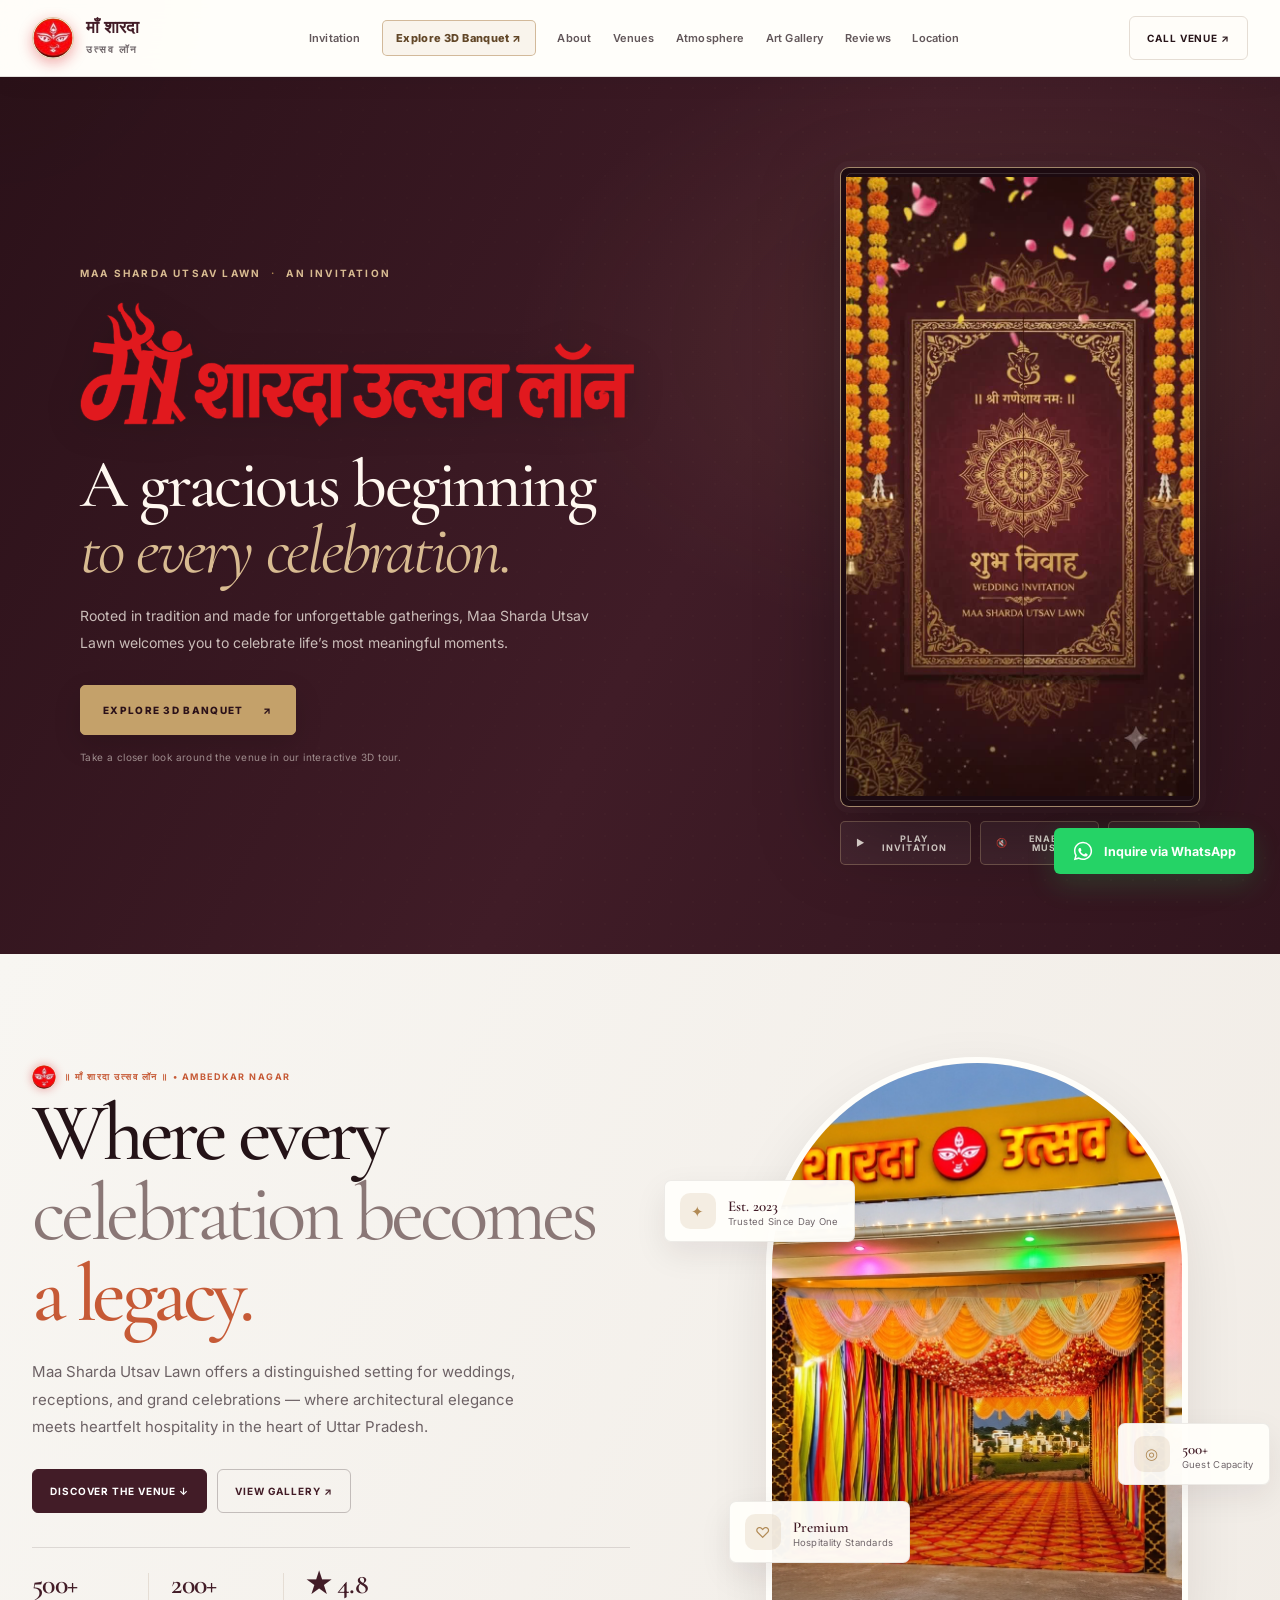
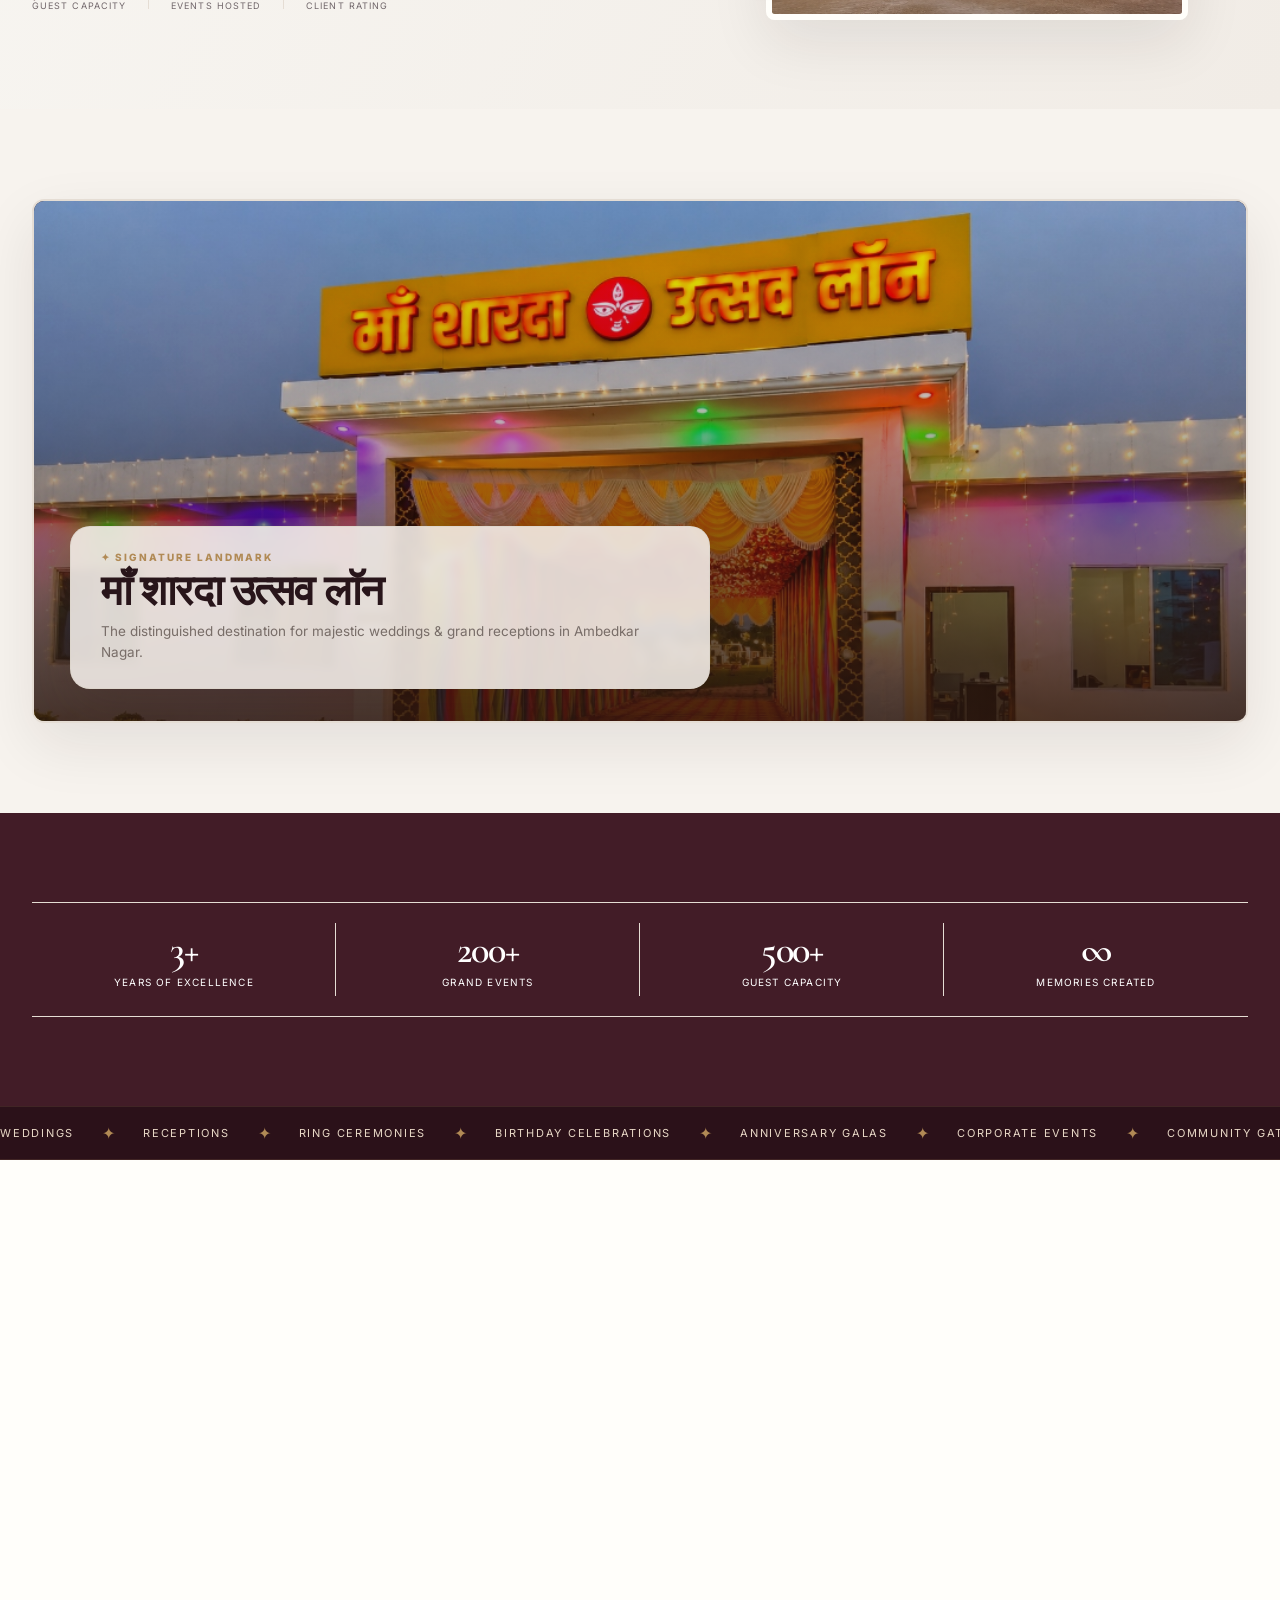
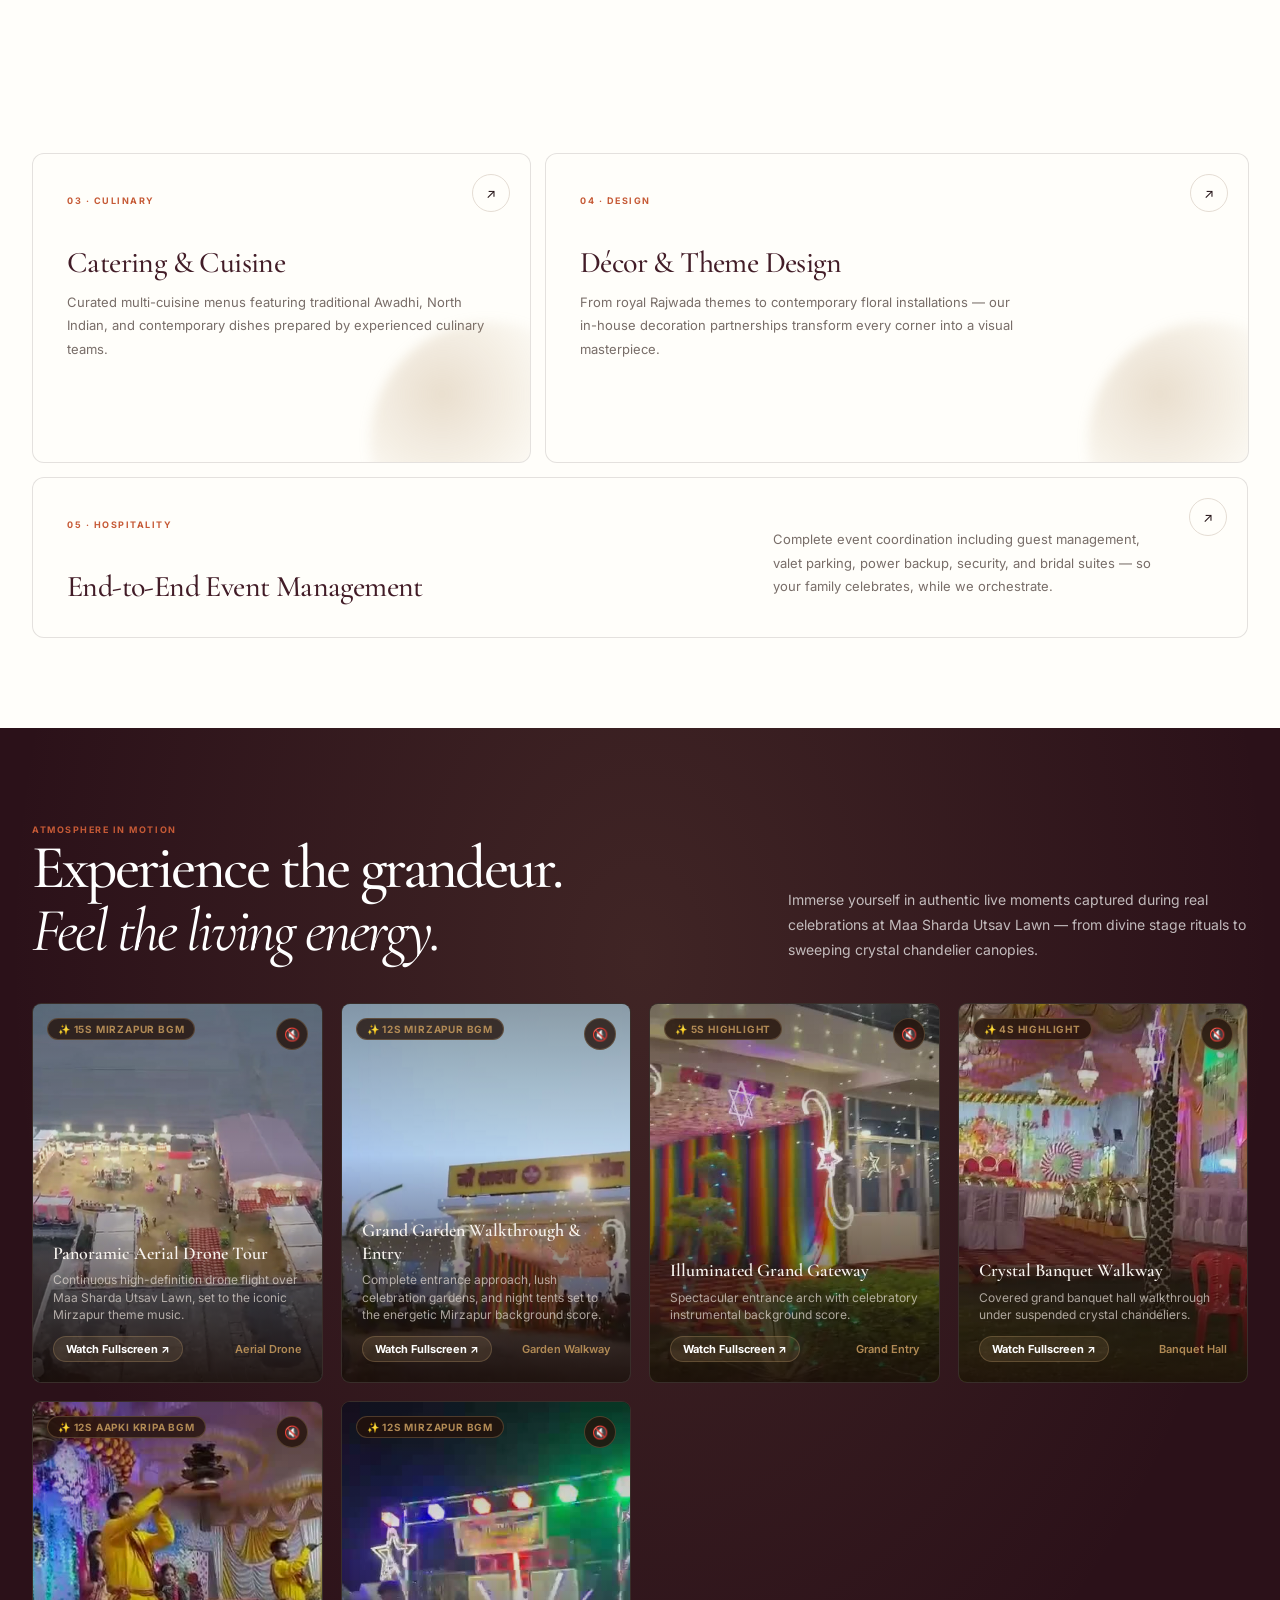
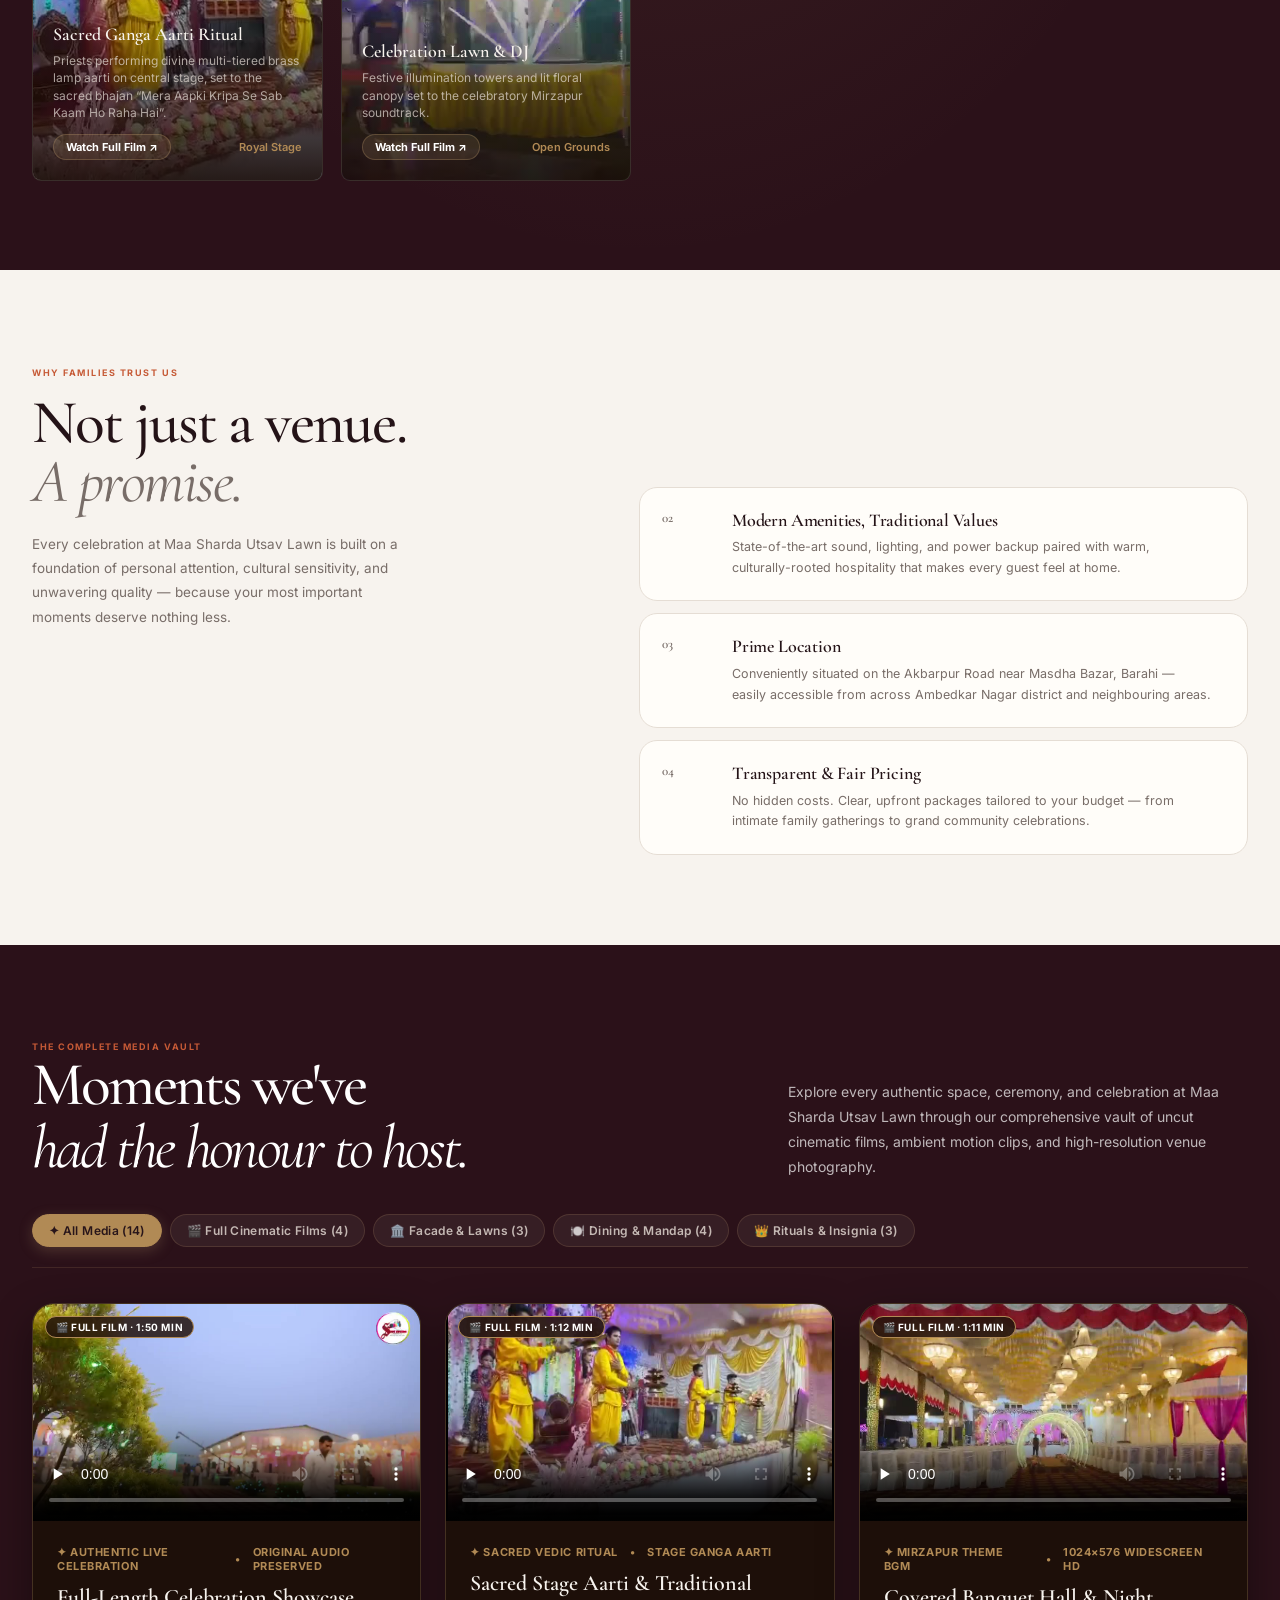
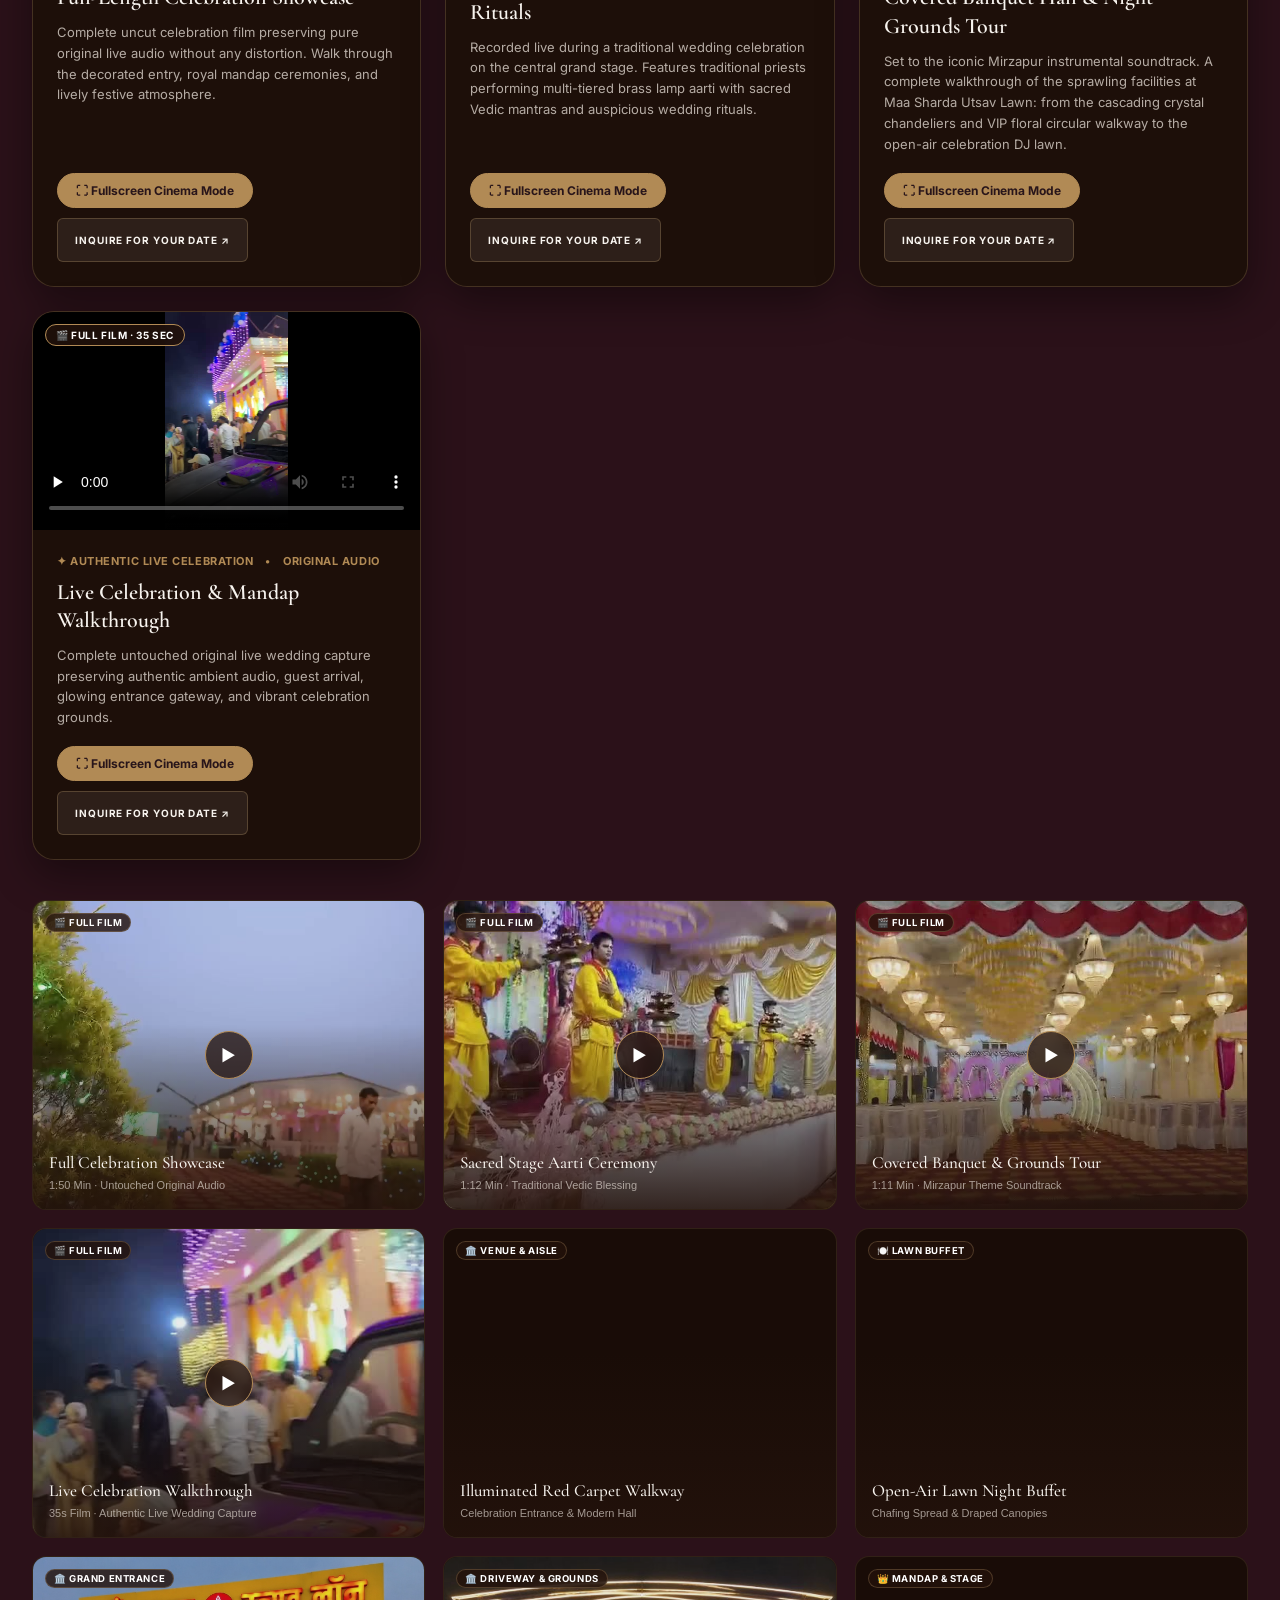
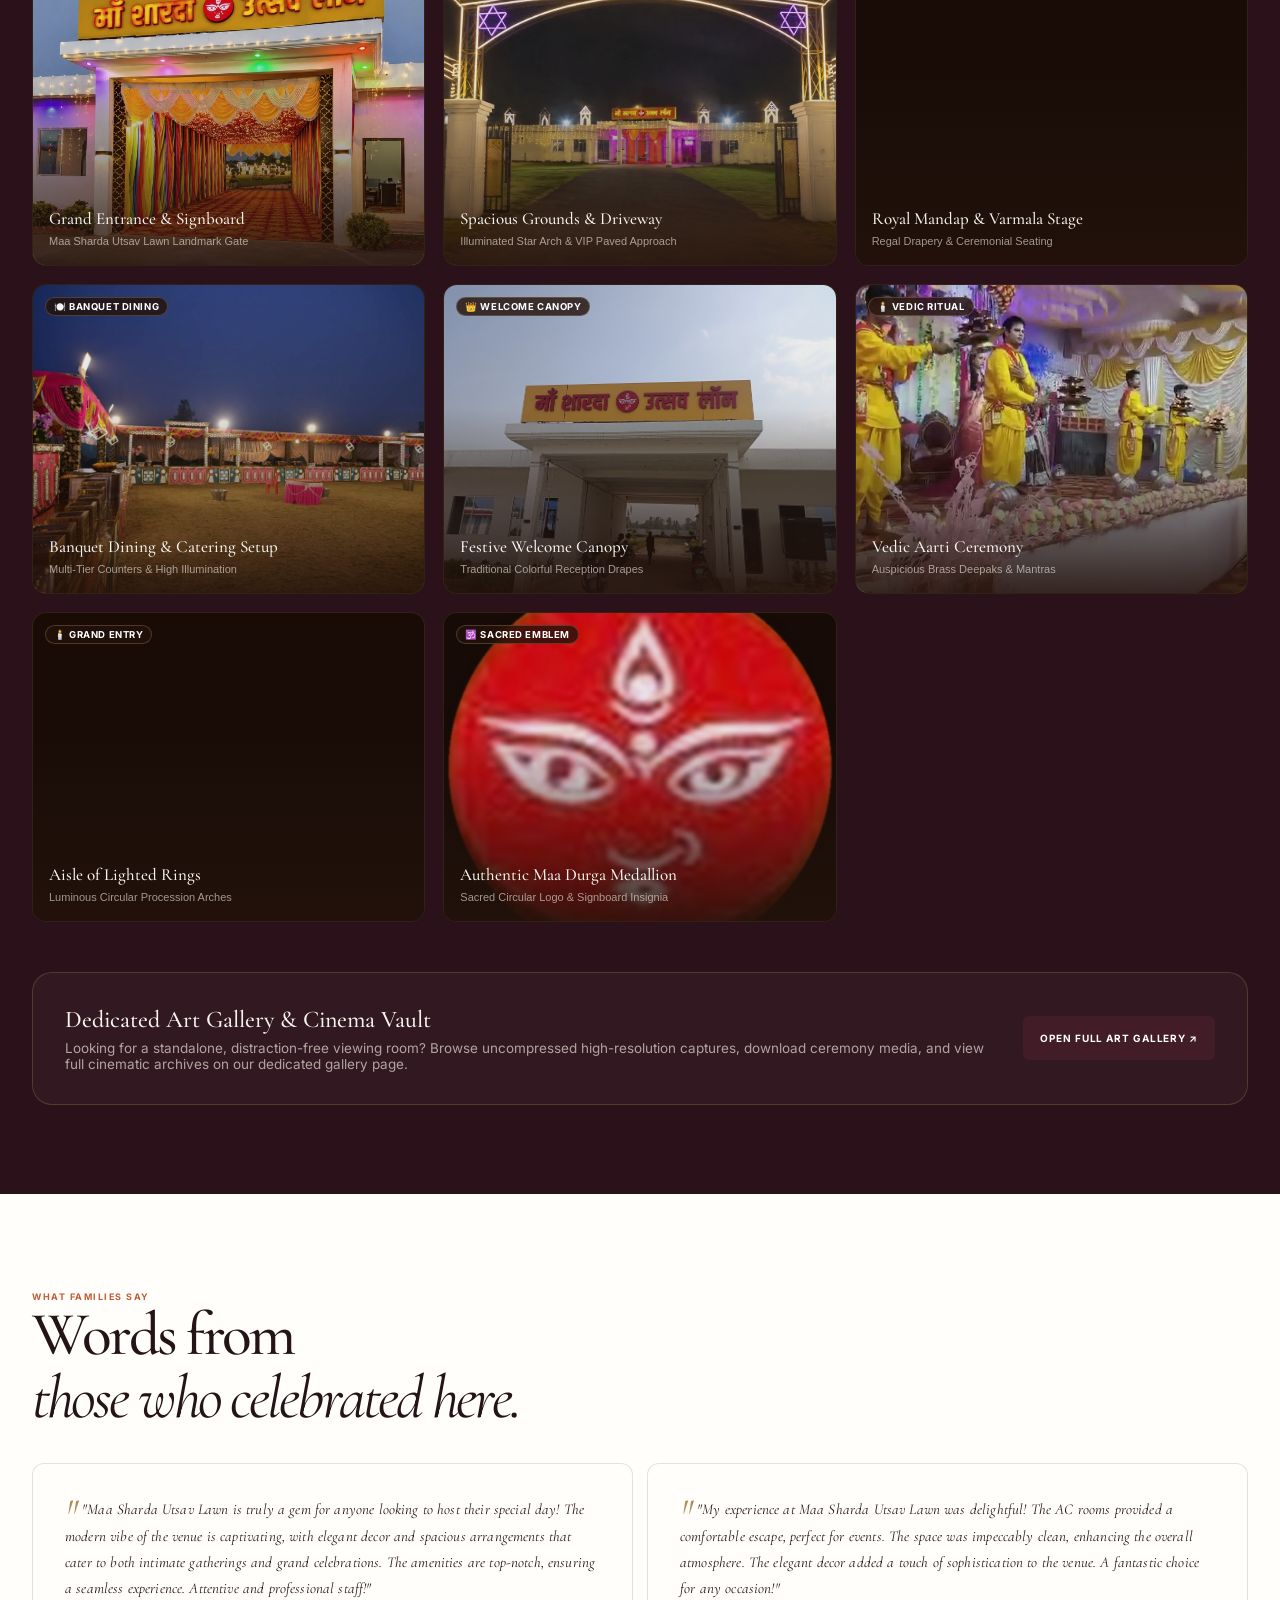
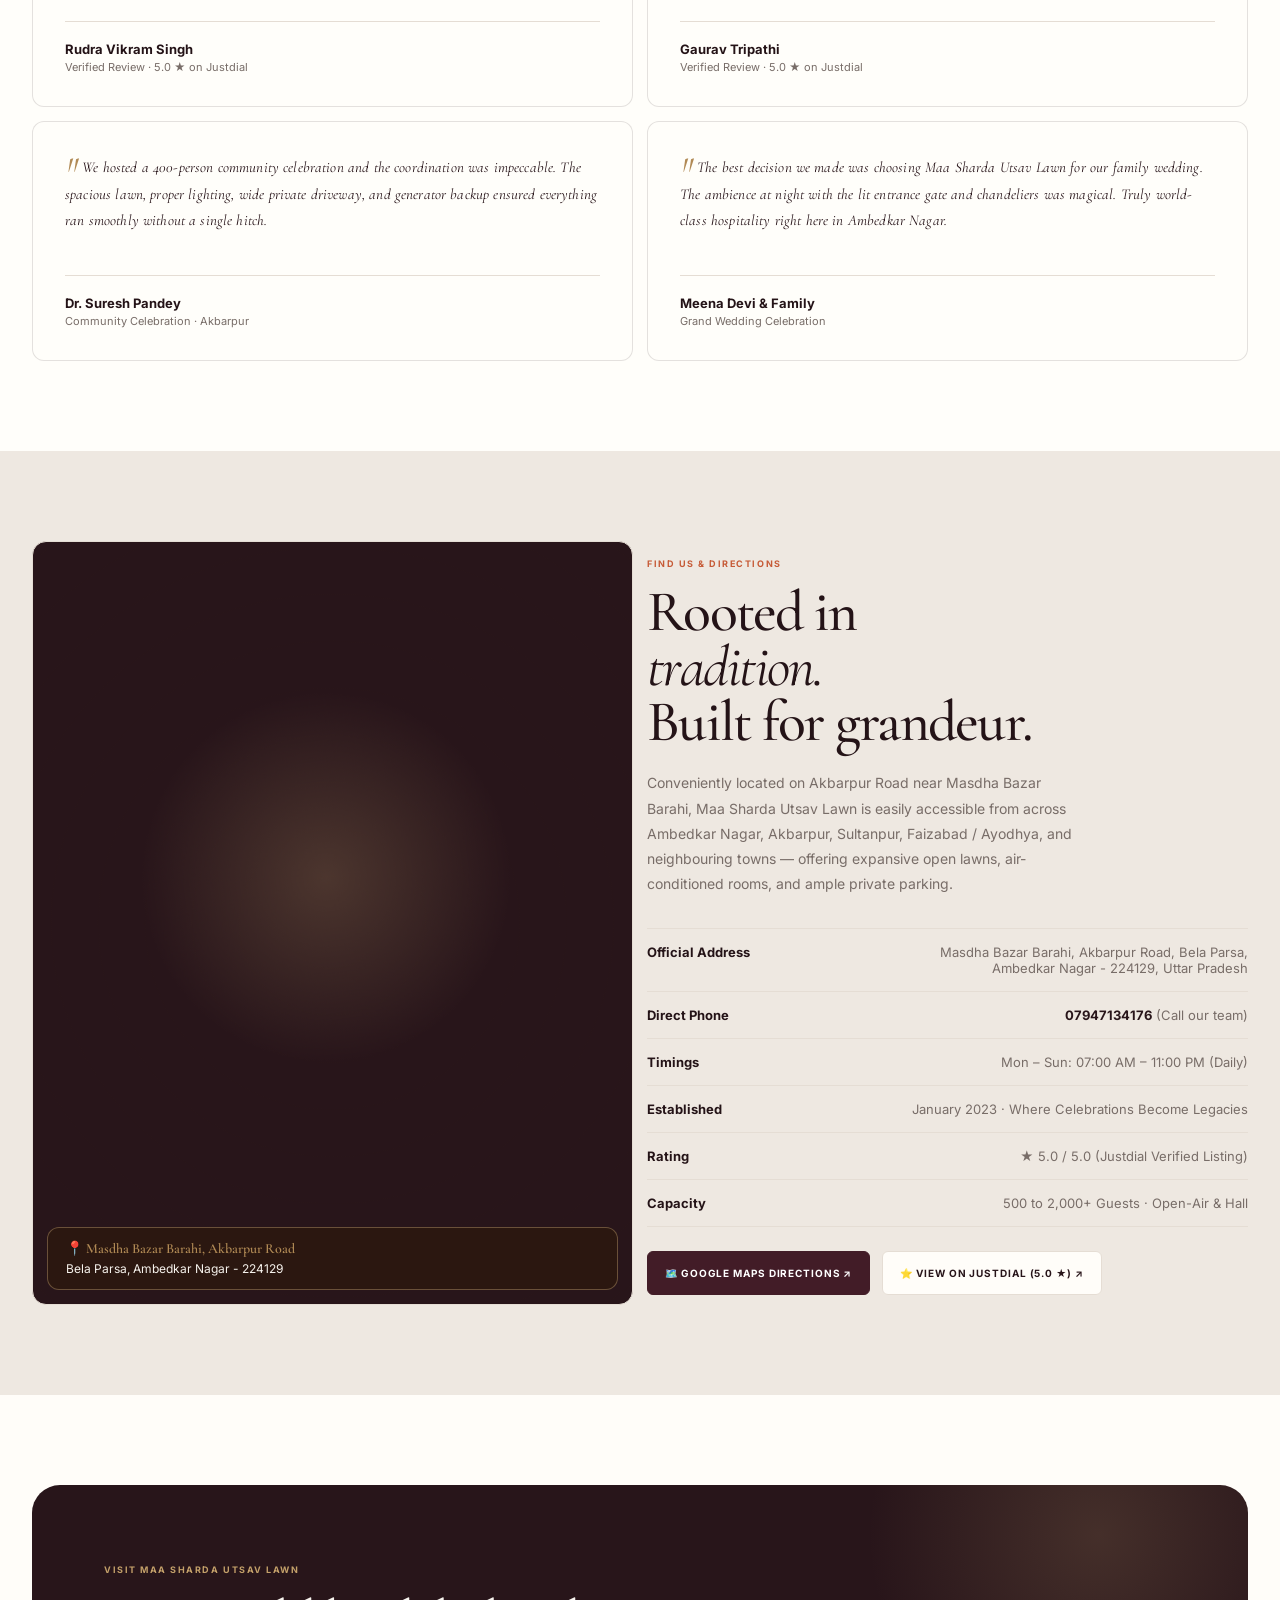
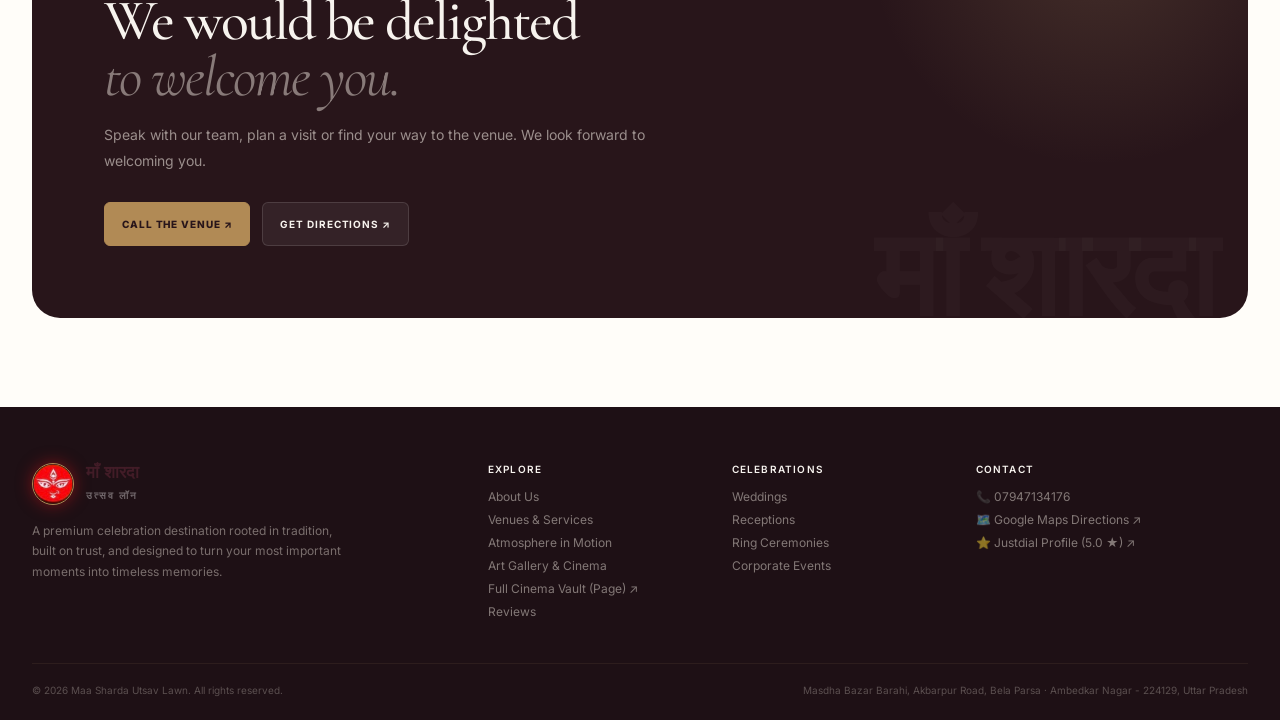
<file: index.html>
<!DOCTYPE html>
<html lang="en">
<head>
  <meta charset="UTF-8" />
  <meta name="viewport" content="width=device-width, initial-scale=1.0" />
  <meta name="theme-color" content="#2C1810" />
  <title>Maa Sharda Utsav Lawn — Where Celebrations Become Legacies</title>
  <meta name="description" content="Premium marriage & celebration venue in Ambedkar Nagar, Uttar Pradesh. Luxurious lawns, impeccable hospitality, timeless memories since 2023." />
  <link rel="icon" type="image/png" href="images/brand/favicon.png">
  <link rel="apple-touch-icon" href="images/brand/durga-circle-logo.png">
  <link rel="preconnect" href="https://fonts.googleapis.com">
  <link rel="preconnect" href="https://fonts.gstatic.com" crossorigin>
  <link rel="preload" as="image" href="videos/posters/poster-wedding-invitation.jpg" fetchpriority="high">
  <link href="https://fonts.googleapis.com/css2?family=Cinzel:wght@500;600;700&family=Tiro+Devanagari+Hindi:ital@0;1&family=Cormorant+Garamond:ital,wght@0,400;0,500;0,600;0,700;1,400;1,500&family=Inter:wght@300;400;500;600;700;800&display=swap" rel="stylesheet"><style>
    /* ═══════════════════════════════════════════════════════
       EDITORIAL PLASTER & ESPRESSO — 3 Colour Palette
       ═══════════════════════════════════════════════════════
       1. Espresso    #2C1810  (deep warm brown-black)
       2. Plaster     #E8E0D8  (warm Italian stucco)
       3. Cream       #F5F0EB  (paper / light background)
       + one accent for tiny highlights: Burnished Gold #B8976A
    */
    :root {
      --espresso: #2C1810;
      --espresso-soft: #3D2A20;
      --espresso-surface: #1E100A;
      --plaster: #E8E0D8;
      --plaster-dark: #D8CEC4;
      --cream: #F5F0EB;
      --cream-warm: #FBF8F5;
      --gold: #B8976A;
      --gold-soft: rgba(184,151,106,.18);
      --muted: #8C7E74;
      --line: #DDD5CC;
      --max: 1280px;
      --radius: 20px;
      --shadow: 0 30px 80px rgba(44,24,16,.10);
    }

    * { box-sizing: border-box; margin: 0; padding: 0 }
    html { scroll-behavior: smooth }
    body {
      font-family: 'Inter', system-ui, -apple-system, sans-serif;
      background: var(--cream);
      color: var(--espresso);
      overflow-x: hidden;
      -webkit-font-smoothing: antialiased;
    }
    a { color: inherit; text-decoration: none }
    button { font: inherit; cursor: pointer }
    img { display: block; max-width: 100% }
    ::selection { background: var(--gold); color: var(--espresso) }

    /* ── Ambient Interactive Cursor Glow ── */
    .cursor-glow {
      position: fixed; left: 0; top: 0; width: 440px; height: 440px; border-radius: 50%;
      pointer-events: none; z-index: 1; transform: translate3d(-50%, -50%, 0); will-change: transform;
      background: radial-gradient(circle, rgba(184,151,106,.14), rgba(44,24,16,.04) 50%, transparent 70%);
      mix-blend-mode: multiply; opacity: .85; transition: opacity .3s ease;
    }

    /* ── Interactive Booking Modal & WhatsApp Float ── */
    .modal-backdrop {
      position: fixed; inset: 0; background: rgba(28,15,10,.68); backdrop-filter: blur(10px);
      z-index: 9999; display: grid; place-items: center; padding: 20px;
      opacity: 0; pointer-events: none; transition: opacity .35s ease;
    }
    .modal-backdrop.active { opacity: 1; pointer-events: auto }
    .modal-card {
      background: var(--cream-warm); border: 1.5px solid var(--line); border-radius: 26px;
      padding: 38px 36px; max-width: 540px; width: 100%; position: relative;
      box-shadow: 0 40px 100px rgba(28,15,10,.35); transform: translateY(24px) scale(.98);
      transition: all .35s cubic-bezier(.16,1,.3,1);
    }
    .modal-backdrop.active .modal-card { transform: translateY(0) scale(1) }
    .modal-close {
      position: absolute; right: 22px; top: 22px; width: 36px; height: 36px;
      border-radius: 50%; border: 1px solid var(--line); background: var(--cream);
      display: grid; place-items: center; font-size: 16px; color: var(--espresso);
      transition: all .2s;
    }
    .modal-close:hover { background: var(--espresso); color: var(--plaster) }
    .modal-title { font: 600 28px/1.1 'Cormorant Garamond', serif; margin: 10px 0 6px }
    .modal-desc { font-size: 13px; color: var(--muted); margin-bottom: 22px }
    .inquiry-form { display: grid; gap: 14px }
    .form-group { display: flex; flex-direction: column; gap: 6px }
    .form-group label { font-size: 11px; text-transform: uppercase; letter-spacing: .12em; font-weight: 700; color: var(--espresso) }
    .form-group input, .form-group select, .form-group textarea {
      padding: 12px 16px; border-radius: 12px; border: 1.5px solid var(--line);
      background: var(--cream); color: var(--espresso); font-family: inherit; font-size: 13.5px;
      outline: none; transition: border-color .2s;
    }
    .form-group input:focus, .form-group select:focus, .form-group textarea:focus { border-color: var(--gold) }
    .form-row { display: grid; grid-template-columns: 1fr 1fr; gap: 12px }
    .submit-btn {
      background: var(--espresso); color: var(--plaster); border: 1.5px solid var(--espresso);
      border-radius: 999px; padding: 14px 24px; font-weight: 700; font-size: 13px;
      letter-spacing: .03em; margin-top: 8px; display: inline-flex; align-items: center; justify-content: center; gap: 8px;
      transition: all .3s;
    }
    .submit-btn:hover { background: var(--gold); border-color: var(--gold); color: var(--espresso); transform: translateY(-2px) }
    
    /* WhatsApp Floating Widget */
    .whatsapp-float {
      position: fixed; right: 26px; bottom: 26px; z-index: 85;
      display: flex; align-items: center; gap: 10px; padding: 12px 18px;
      background: #25D366; color: white; border-radius: 999px; font-weight: 700;
      font-size: 12.5px; box-shadow: 0 14px 34px rgba(37,211,102,.35);
      transition: all .3s cubic-bezier(.2,.8,.2,1);
    }
    .whatsapp-float:hover { transform: translateY(-4px) scale(1.03); box-shadow: 0 18px 42px rgba(37,211,102,.45) }
    .whatsapp-icon { width: 22px; height: 22px; fill: currentColor }

    /* Parallax Tilt on Cards */
    .service, .arch-frame, .cta-box {
      will-change: transform;
    }
    .noise {
      position: fixed; inset: 0; pointer-events: none; z-index: 999; opacity: .028;
      background-image: url("data:image/svg+xml,%3Csvg viewBox='0 0 200 200' xmlns='http://www.w3.org/2000/svg'%3E%3Cfilter id='n'%3E%3CfeTurbulence type='fractalNoise' baseFrequency='.75' numOctaves='4' stitchTiles='stitch'/%3E%3C/filter%3E%3Crect width='100%25' height='100%25' filter='url(%23n)' opacity='.5'/%3E%3C/svg%3E");
    }

    /* ── Layout ── */
    .wrap { width: min(calc(100% - 48px), var(--max)); margin-inline: auto; position: relative; z-index: 2 }
    .eyebrow {
      font-size: 10px; letter-spacing: .22em; text-transform: uppercase;
      font-weight: 700; color: var(--gold); display: inline-block;
    }
    .serif { font-family: 'Cormorant Garamond', Georgia, serif; font-style: italic; font-weight: 400 }
    .serif-normal { font-family: 'Cormorant Garamond', Georgia, serif; font-weight: 500 }

    /* ═══════════ TOP BAR ═══════════ */
    .topbar {
      background: var(--espresso); color: var(--plaster); font-size: 11px; letter-spacing: .02em;
    }
    .topbar .wrap {
      display: flex; justify-content: space-between; align-items: center;
      min-height: 38px; gap: 16px;
    }
    .topbar .left { display: flex; gap: 10px; align-items: center }
    .topbar-dot {
      width: 6px; height: 6px; background: var(--gold); border-radius: 50%;
      box-shadow: 0 0 0 4px rgba(184,151,106,.15);
    }
    .topbar a { opacity: .75; transition: opacity .2s } .topbar a:hover { opacity: 1 }

    /* ═══════════ HEADER / NAV ═══════════ */
    header {
      position: sticky; top: 0; z-index: 80;
      background: rgba(245,240,235,.88); backdrop-filter: blur(20px) saturate(1.2);
      border-bottom: 1px solid rgba(221,213,204,.7);
    }
    nav { height: 78px; display: flex; align-items: center; justify-content: space-between }
    .brand { display: flex; align-items: center; gap: 14px; text-decoration: none; color: var(--espresso) }
    .brand-logo-img {
      width: 48px; height: 48px; border-radius: 50%; object-fit: cover;
      border: 2px solid var(--gold); box-shadow: 0 4px 14px rgba(215,20,26,.35);
      transition: transform .3s ease;
    }
    .brand:hover .brand-logo-img { transform: scale(1.08) rotate(3deg) }
    .brand-icon {
      width: 44px; height: 44px; border: 1.5px solid var(--espresso); border-radius: 14px;
      display: grid; place-items: center; position: relative; overflow: hidden;
      background: var(--cream-warm);
    }
    .brand-icon svg { width: 24px; height: 24px; color: var(--espresso) }
    .brand-text strong {
      display: block; font-family: 'Cormorant Garamond', serif;
      font-size: 18px; font-weight: 600; letter-spacing: .02em; line-height: 1.1;
    }
    .brand-text span {
      font-size: 8.5px; letter-spacing: .2em; text-transform: uppercase;
      color: var(--gold); font-weight: 700;
    }
    .nav-links { display: flex; gap: 28px; align-items: center }
    .nav-links a {
      font-size: 12.5px; color: var(--muted); font-weight: 600; letter-spacing: .01em;
      position: relative; transition: color .3s ease;
    }
    .nav-links a:after {
      content: ""; position: absolute; left: 0; bottom: -6px;
      width: 0; height: 1.5px; background: var(--gold); transition: width .3s ease;
    }
    .nav-links a:hover { color: var(--espresso) }
    .nav-links a:hover:after { width: 100% }
    .nav-actions { display: flex; gap: 10px; align-items: center }
    .btn {
      display: inline-flex; align-items: center; justify-content: center; gap: 8px;
      border-radius: 999px; padding: 12px 20px; font-size: 12px; font-weight: 700;
      border: 1.5px solid var(--line); background: var(--cream-warm); color: var(--espresso);
      letter-spacing: .02em; transition: all .3s ease;
    }
    .btn:hover { border-color: var(--espresso); transform: translateY(-2px); box-shadow: var(--shadow) }
    .btn.primary { background: var(--espresso); color: var(--plaster); border-color: var(--espresso) }
    .btn.primary:hover { background: var(--espresso-soft) }
    .menu {
      display: none; border: 1.5px solid var(--line); background: var(--cream-warm);
      width: 44px; height: 44px; border-radius: 50%;
    }
    .menu span, .menu:before, .menu:after {
      content: ""; display: block; width: 15px; height: 1.5px;
      background: var(--espresso); margin: 3px auto;
    }

    /* ═══════════ HERO ═══════════ */
    .hero {
      padding: 100px 0 80px; min-height: calc(100vh - 116px);
      display: grid; align-items: center; position: relative; overflow: hidden;
    }
    .hero-bg {
      position: absolute; inset: 0; z-index: 0;
      background: linear-gradient(135deg, var(--cream) 0%, var(--plaster) 60%, var(--cream-warm) 100%);
    }
    .hero-pattern {
      position: absolute; inset: 0; z-index: 1; opacity: .06;
      background-image: radial-gradient(circle at 1px 1px, var(--espresso) .5px, transparent 0);
      background-size: 32px 32px;
    }
    .hero-grid {
      display: grid; grid-template-columns: 1.1fr .9fr; gap: 60px; align-items: center;
      position: relative; z-index: 2;
    }
    .hero h1 {
      font: 500 clamp(48px, 5.5vw, 82px)/.94 'Cormorant Garamond', serif;
      letter-spacing: -.03em; max-width: 680px;
    }
    .hero h1 .soft { color: var(--muted); font-weight: 400 }
    .hero h1 .gold-line { color: var(--gold) }
    .hero-copy {
      margin-top: 24px; max-width: 520px; color: var(--muted);
      font-size: 15px; line-height: 1.8; font-weight: 400;
    }
    .hero-actions { display: flex; flex-wrap: wrap; gap: 12px; margin-top: 32px }
    .hero-proof {
      display: flex; align-items: center; gap: 16px; margin-top: 38px;
      padding-top: 28px; border-top: 1px solid var(--line);
    }
    .proof-num { font: 600 28px/1 'Cormorant Garamond', serif; letter-spacing: -.02em }
    .proof-label { font-size: 10px; color: var(--muted); text-transform: uppercase; letter-spacing: .1em; margin-top: 2px }
    .proof-divider { width: 1px; height: 36px; background: var(--line) }

    /* Hero Art — Architectural Frame */
    .hero-art { position: relative; min-height: 560px; display: flex; align-items: center; justify-content: center }
    .arch-frame {
      position: relative; width: min(440px, 90%); aspect-ratio: 3/4;
      border-radius: 220px 220px 24px 24px; overflow: hidden;
      border: 8px solid var(--cream-warm); box-shadow: 0 40px 100px rgba(44,24,16,.18);
    }
    .arch-frame img { width: 100%; height: 100%; object-fit: cover; filter: saturate(.85) brightness(1.02) }
    .arch-frame:after {
      content: ""; position: absolute; inset: 0;
      background: linear-gradient(180deg, transparent 50%, rgba(44,24,16,.25) 100%);
    }
    .floating-badge {
      position: absolute; background: var(--cream-warm); color: var(--espresso);
      border: 1px solid var(--line); box-shadow: 0 16px 40px rgba(44,24,16,.12);
      border-radius: 16px; padding: 14px 18px; display: flex; align-items: center; gap: 12px;
      animation: float 7s ease-in-out infinite; z-index: 5;
    }
    .floating-badge .icon {
      width: 36px; height: 36px; background: var(--gold-soft); border-radius: 10px;
      display: grid; place-items: center; font-size: 15px; color: var(--gold);
    }
    .floating-badge strong { font: 600 15px/1.2 'Cormorant Garamond', serif }
    .floating-badge small { display: block; font-size: 9.5px; color: var(--muted); margin-top: 1px; letter-spacing: .03em }
    .fb1 { left: -8%; top: 22%; animation-delay: -1s }
    .fb2 { right: -4%; bottom: 24%; animation-delay: -3.5s }
    .fb3 { left: 4%; bottom: 10%; animation-delay: -5s }
    @keyframes float { 50% { transform: translateY(-12px) } }

    /* ═══════════ CREDIBILITY BAR ═══════════ */
    .cred-bar { padding: 20px 0; background: var(--cream) }
    .cred-grid {
      display: grid; grid-template-columns: repeat(4,1fr); gap: 0;
      border-top: 1px solid var(--line); border-bottom: 1px solid var(--line);
    }
    .cred-item { padding: 28px 24px; position: relative; text-align: center }
    .cred-item:not(:last-child):after {
      content: ""; position: absolute; right: 0; top: 20px; bottom: 20px;
      width: 1px; background: var(--line);
    }
    .cred-num { font: 600 clamp(28px, 3vw, 44px)/1 'Cormorant Garamond', serif; letter-spacing: -.03em }
    .cred-label { color: var(--muted); font-size: 10px; margin-top: 6px; text-transform: uppercase; letter-spacing: .12em }

    /* ═══════════ SECTIONS ═══════════ */
    section { padding: 100px 0 }
    .section-head {
      display: flex; justify-content: space-between; gap: 40px;
      align-items: flex-end; margin-bottom: 50px;
    }
    .section-head h2 {
      font: 500 clamp(36px, 4.2vw, 64px)/.98 'Cormorant Garamond', serif;
      letter-spacing: -.03em; max-width: 760px;
    }
    .section-head p { max-width: 340px; color: var(--muted); line-height: 1.75; font-size: 13.5px }

    /* ═══════════ SERVICES ═══════════ */
    .services-section { background: var(--cream-warm) }
    .service-grid { display: grid; grid-template-columns: repeat(12, 1fr); gap: 14px }
    .service {
      background: var(--cream); border: 1px solid var(--line); border-radius: var(--radius);
      padding: 28px; min-height: 240px; position: relative; overflow: hidden;
      transition: all .4s ease;
    }
    .service:hover {
      transform: translateY(-6px); background: var(--cream-warm);
      border-color: var(--plaster-dark); box-shadow: var(--shadow);
    }
    .service.s1 { grid-column: span 7; min-height: 310px }
    .service.s2 { grid-column: span 5 }
    .service.s3 { grid-column: span 5 }
    .service.s4 { grid-column: span 7; min-height: 310px }
    .service.s5 { grid-column: span 12; min-height: 160px; display: flex; align-items: center; justify-content: space-between; gap: 30px }
    .service-tag {
      font-size: 9px; letter-spacing: .15em; text-transform: uppercase;
      color: var(--gold); font-weight: 700;
    }
    .service h3 {
      font: 500 26px/1.1 'Cormorant Garamond', serif;
      letter-spacing: -.02em; margin-top: 50px; max-width: 360px;
    }
    .service p { font-size: 12.5px; color: var(--muted); line-height: 1.7; max-width: 440px; margin-top: 12px }
    .service .arrow {
      position: absolute; right: 20px; top: 20px;
      width: 38px; height: 38px; border-radius: 50%; border: 1px solid var(--line);
      display: grid; place-items: center; font-size: 13px; transition: .3s ease;
    }
    .service:hover .arrow {
      background: var(--espresso); color: var(--plaster); border-color: var(--espresso);
      transform: rotate(45deg);
    }
    .service .orb {
      position: absolute; right: -80px; bottom: -100px;
      width: 240px; height: 240px; border-radius: 50%;
      background: radial-gradient(circle at 30% 30%, rgba(184,151,106,.3), rgba(184,151,106,.03) 50%, transparent 70%);
      filter: blur(6px);
    }
    .service.s5 h3 { margin-top: 8px }
    .service.s5 p { padding-right: 56px }

    /* ═══════════ MARQUEE ═══════════ */
    .ticker {
      overflow: hidden; background: var(--espresso); color: var(--plaster);
      border-block: 1px solid rgba(184,151,106,.15); padding: 16px 0;
    }
    .ticker-track {
      display: flex; width: max-content; animation: marquee 30s linear infinite;
      gap: 28px; align-items: center;
    }
    .ticker-track span { font-size: 11px; text-transform: uppercase; letter-spacing: .16em; white-space: nowrap }
    .ticker-track b { color: var(--gold); font-weight: 500 }
    @keyframes marquee { to { transform: translateX(-50%) } }

    /* ═══════════ WHY CHOOSE US ═══════════ */
    .why-section { background: var(--cream) }
    .why-grid { display: grid; grid-template-columns: .95fr 1.05fr; gap: 56px; align-items: start }
    .sticky-col { position: sticky; top: 120px }
    .sticky-col h2 {
      font: 500 clamp(42px, 4.8vw, 70px)/.96 'Cormorant Garamond', serif;
      letter-spacing: -.03em; margin-top: 14px;
    }
    .sticky-col h2 .faded { color: var(--muted) }
    .steps { display: flex; flex-direction: column; gap: 12px }
    .step {
      display: grid; grid-template-columns: 54px 1fr; gap: 16px;
      padding: 22px; border: 1px solid var(--line); border-radius: 18px;
      background: var(--cream-warm); transition: .4s ease;
    }
    .step.active, .step:hover {
      background: var(--espresso); color: var(--plaster);
      transform: translateX(-6px); border-color: var(--espresso); box-shadow: var(--shadow);
    }
    .step-no { font: 600 13px 'Cormorant Garamond', serif; color: var(--muted) }
    .step.active .step-no { color: var(--gold) }
    .step h3 { font: 600 18px/1.2 'Cormorant Garamond', serif; letter-spacing: -.01em }
    .step p { color: var(--muted); font-size: 12.5px; line-height: 1.65; margin-top: 6px; max-width: 480px }
    .step.active p { color: rgba(232,224,216,.7) }

    /* ═══════════ GALLERY PREVIEW ═══════════ */
    .gallery-section { background: var(--espresso); color: var(--plaster); overflow: hidden }
    .gallery-section .eyebrow { color: var(--gold) }
    .gallery-section .section-head p { color: rgba(232,224,216,.6) }
    .gallery-grid { display: grid; grid-template-columns: 1fr 1fr 1fr; gap: 14px; grid-auto-rows: minmax(320px, auto) }
    .gallery-card {
      border-radius: var(--radius); overflow: hidden; position: relative;
      min-height: 320px; border: 1px solid rgba(184,151,106,.12);
    }
    .gallery-card img { width: 100%; height: 100%; object-fit: cover; filter: saturate(.8) brightness(.95); transition: transform .6s ease }
    .gallery-card:hover img { transform: scale(1.05) }
    .gallery-card:after {
      content: ""; position: absolute; inset: 0;
      background: linear-gradient(180deg, transparent 40%, rgba(44,24,16,.6) 100%);
    }
    .gallery-caption {
      position: absolute; bottom: 18px; left: 18px; right: 18px; z-index: 2;
      font: 500 18px 'Cormorant Garamond', serif;
    }
    /* ═══════════ COVER SHOWCASE BANNER ═══════════ */
    .cover-showcase-section { padding: 40px 0 60px; background: var(--cream) }
    .cover-card {
      border-radius: 28px; overflow: hidden; border: 2px solid var(--line);
      box-shadow: 0 35px 90px rgba(44,24,16,.14); background: var(--espresso);
      position: relative;
    }
    .cover-img-wrapper {
      position: relative; width: 100%; height: clamp(340px, 45vw, 520px); overflow: hidden;
    }
    .cover-main-img {
      width: 100%; height: 100%; object-fit: cover; object-position: center top;
      filter: saturate(1.05) contrast(1.02); transition: transform 1.2s cubic-bezier(.16,1,.3,1);
    }
    .cover-card:hover .cover-main-img { transform: scale(1.04) }
    .cover-overlay {
      position: absolute; inset: 0;
      background: linear-gradient(180deg, rgba(44,24,16,.1) 0%, rgba(44,24,16,.3) 40%, rgba(44,24,16,.85) 100%);
    }
    .cover-glass-caption {
      position: absolute; bottom: 32px; left: 36px; right: 36px; z-index: 2;
      background: rgba(245,240,235,.88); backdrop-filter: blur(18px) saturate(1.2);
      border: 1.5px solid rgba(221,213,204,.9); border-radius: 20px; padding: 24px 30px;
      box-shadow: 0 20px 50px rgba(44,24,16,.22); display: flex; flex-direction: column; gap: 6px;
      max-width: 680px;
    }
    .cover-badge {
      font-size: 10px; font-weight: 800; text-transform: uppercase; letter-spacing: .2em; color: var(--gold);
    }
    .cover-heading {
      font: 600 clamp(28px, 3.5vw, 42px)/1.1 'Cormorant Garamond', serif;
      letter-spacing: -.02em; color: var(--espresso); margin: 0;
    }
    .cover-sub {
      font-size: 13.5px; color: var(--muted); line-height: 1.6; margin: 0;
    }

    .gallery-grid.venue-6 {
      display: grid; grid-template-columns: repeat(3, 1fr); gap: 16px;
    }
    .gallery-grid.venue-6 .gallery-card {
      min-height: 340px; height: 340px;
    }

    /* ═══════════ CINEMA & ATMOSPHERE IN MOTION ═══════════ */
    .cinema-section {
      background: #23120b; color: var(--plaster); padding: 90px 0; position: relative; overflow: hidden;
    }
    .cinema-section:before {
      content: ""; position: absolute; inset: 0;
      background: radial-gradient(ellipse at 50% 20%, rgba(184,151,106,.15), transparent 70%);
      pointer-events: none;
    }
    .cinema-grid {
      display: grid; grid-template-columns: repeat(auto-fit, minmax(280px, 1fr)); gap: 18px; margin-top: 40px;
    }
    .cinema-card {
      position: relative; border-radius: var(--radius); overflow: hidden;
      background: #190c07; border: 1px solid rgba(184,151,106,.2);
      min-height: 380px; height: 380px; display: flex; flex-direction: column;
      justify-content: flex-end; transition: transform .4s cubic-bezier(.16,1,.3,1), border-color .3s ease, box-shadow .3s ease;
    }
    .cinema-card:hover {
      transform: translateY(-6px); border-color: var(--gold);
      box-shadow: 0 20px 45px rgba(0,0,0,.5), 0 0 20px rgba(184,151,106,.2);
    }
    .cinema-video-wrap {
      position: absolute; inset: 0; z-index: 1; overflow: hidden;
    }
    .cinema-video-wrap video {
      width: 100%; height: 100%; object-fit: cover; filter: brightness(.92) saturate(1.05);
      transition: transform .6s ease;
    }
    .cinema-card:hover .cinema-video-wrap video {
      transform: scale(1.06);
    }
    .cinema-card:after {
      content: ""; position: absolute; inset: 0; z-index: 2;
      background: linear-gradient(180deg, rgba(25,12,7,.3) 0%, transparent 40%, rgba(25,12,7,.9) 100%);
      pointer-events: none;
    }
    .cinema-top-badge {
      position: absolute; top: 14px; left: 14px; z-index: 3;
      background: rgba(35,18,11,.8); backdrop-filter: blur(8px);
      border: 1px solid rgba(184,151,106,.3); border-radius: 999px;
      padding: 4px 10px; font-size: 10px; font-weight: 700; color: var(--gold);
      letter-spacing: .08em; text-transform: uppercase;
    }
    .cinema-mute-btn {
      position: absolute; top: 14px; right: 14px; z-index: 3;
      width: 32px; height: 32px; border-radius: 50%;
      background: rgba(35,18,11,.8); backdrop-filter: blur(8px);
      border: 1px solid rgba(184,151,106,.3); color: var(--plaster);
      display: inline-flex; align-items: center; justify-content: center;
      cursor: pointer; font-size: 13px; transition: all .2s;
    }
    .cinema-mute-btn:hover {
      background: var(--gold); color: var(--espresso);
    }
    .cinema-caption {
      position: relative; z-index: 3; padding: 20px;
    }
    .cinema-title {
      font: 600 18px/1.3 'Cormorant Garamond', serif; color: var(--plaster); margin: 0 0 6px;
    }
    .cinema-desc {
      font-size: 12px; color: rgba(232,224,216,.7); line-height: 1.45; margin: 0 0 12px;
    }
    .cinema-action-row {
      display: flex; align-items: center; justify-content: space-between;
    }
    .cinema-watch-btn {
      display: inline-flex; align-items: center; gap: 6px;
      font-size: 11px; font-weight: 700; color: var(--gold-light);
      background: rgba(184,151,106,.15); border: 1px solid rgba(184,151,106,.3);
      padding: 5px 12px; border-radius: 999px; cursor: pointer; text-decoration: none;
      transition: all .2s;
    }
    .cinema-watch-btn:hover {
      background: var(--gold); color: var(--espresso); border-color: var(--gold);
    }

    /* ═══════════ COMPLETE ART GALLERY & MEDIA VAULT ═══════════ */
    .gallery-section {
      background: var(--espresso); color: var(--plaster); padding: 100px 0; overflow: hidden;
    }
    .gallery-section .eyebrow { color: var(--gold) }
    .gallery-section .section-head p { color: rgba(232,224,216,.75); max-width: 620px }

    /* Media Filters */
    .media-filters {
      display: flex; flex-wrap: wrap; gap: 8px; margin: 30px 0 35px;
      border-bottom: 1px solid rgba(184,151,106,.16); padding-bottom: 20px;
    }
    .media-filter-btn {
      background: rgba(232,224,216,.06); color: rgba(232,224,216,.8);
      border: 1px solid rgba(184,151,106,.2); padding: 8px 16px; border-radius: 999px;
      font-size: 12px; font-weight: 600; letter-spacing: .03em; cursor: pointer;
      transition: all .25s ease;
    }
    .media-filter-btn:hover, .media-filter-btn.active {
      background: var(--gold); color: var(--espresso); border-color: var(--gold);
      box-shadow: 0 4px 14px rgba(184,151,106,.25);
    }

    /* Full Films Spotlight Cards */
    .films-spotlight {
      display: grid; grid-template-columns: repeat(auto-fit, minmax(320px, 1fr)); gap: 24px; margin-bottom: 40px;
    }
    .film-spotlight-card {
      background: #1d0f09; border: 1px solid rgba(184,151,106,.25); border-radius: 22px;
      overflow: hidden; box-shadow: 0 15px 40px rgba(0,0,0,.4); display: flex; flex-direction: column;
      transition: transform .3s ease, border-color .3s ease;
    }
    .film-spotlight-card:hover {
      border-color: var(--gold); transform: translateY(-4px);
    }
    .film-player-wrap {
      position: relative; width: 100%; aspect-ratio: 16 / 9; background: #000; overflow: hidden;
    }
    .film-player-wrap video {
      width: 100%; height: 100%; object-fit: contain; background: #000;
    }
    .film-badge {
      position: absolute; top: 12px; left: 12px; z-index: 2;
      background: rgba(35,18,11,.85); backdrop-filter: blur(8px);
      border: 1px solid var(--gold); color: var(--gold-light);
      padding: 4px 10px; border-radius: 999px; font-size: 10px; font-weight: 700;
      letter-spacing: .06em; text-transform: uppercase;
    }
    .film-card-info {
      padding: 24px; flex-grow: 1; display: flex; flex-direction: column; justify-content: space-between;
    }
    .film-meta-row {
      display: flex; align-items: center; gap: 12px; margin-bottom: 10px;
      font-size: 11px; color: var(--gold); font-weight: 700; letter-spacing: .05em; text-transform: uppercase;
    }
    .film-card-title {
      font: 600 22px/1.3 'Cormorant Garamond', serif; color: var(--plaster); margin: 0 0 10px;
    }
    .film-card-desc {
      font-size: 13px; color: rgba(232,224,216,.75); line-height: 1.6; margin: 0 0 18px;
    }
    .film-card-actions {
      display: flex; gap: 10px; flex-wrap: wrap; align-items: center;
    }
    .film-btn-theater {
      background: var(--gold); color: var(--espresso); border: 1px solid var(--gold);
      padding: 9px 18px; border-radius: 999px; font-size: 12px; font-weight: 700;
      cursor: pointer; display: inline-flex; align-items: center; gap: 6px;
      transition: all .2s;
    }
    .film-btn-theater:hover {
      background: var(--gold-light); transform: translateY(-1px);
    }

    /* Media Vault Comprehensive Grid */
    .media-vault-grid {
      display: grid; grid-template-columns: repeat(3, 1fr); gap: 18px;
    }
    .vault-card {
      position: relative; border-radius: var(--radius); overflow: hidden;
      min-height: 310px; height: 310px; background: #190c07;
      border: 1px solid rgba(184,151,106,.15); cursor: pointer;
      transition: transform .3s ease, border-color .3s ease, box-shadow .3s ease;
    }
    .vault-card:hover {
      transform: translateY(-5px); border-color: var(--gold);
      box-shadow: 0 15px 35px rgba(0,0,0,.45);
    }
    .vault-card img, .vault-card video {
      width: 100%; height: 100%; object-fit: cover; filter: saturate(.85) brightness(.92);
      transition: transform .6s ease;
    }
    .vault-card:hover img, .vault-card:hover video {
      transform: scale(1.06);
    }
    .vault-card:after {
      content: ""; position: absolute; inset: 0;
      background: linear-gradient(180deg, transparent 40%, rgba(35,18,11,.88) 100%);
      pointer-events: none;
    }
    .vault-card-badge {
      position: absolute; top: 12px; left: 12px; z-index: 2;
      background: rgba(35,18,11,.8); backdrop-filter: blur(8px);
      border: 1px solid rgba(184,151,106,.3); color: var(--gold-light);
      padding: 3px 8px; border-radius: 999px; font-size: 9.5px; font-weight: 700;
      letter-spacing: .06em; text-transform: uppercase;
    }
    .vault-card-caption {
      position: absolute; bottom: 16px; left: 16px; right: 16px; z-index: 2;
      font: 500 17px/1.3 'Cormorant Garamond', serif; color: var(--plaster);
    }
    .vault-card-caption small {
      display: block; font: 400 11px/1.4 'Plus Jakarta Sans', sans-serif;
      color: rgba(232,224,216,.65); margin-top: 3px;
    }
    .vault-play-icon {
      position: absolute; top: 50%; left: 50%; transform: translate(-50%, -50%);
      width: 48px; height: 48px; border-radius: 50%;
      background: rgba(35,18,11,.75); backdrop-filter: blur(8px);
      border: 1px solid var(--gold); color: var(--gold-light);
      display: flex; align-items: center; justify-content: center;
      font-size: 16px; z-index: 2; transition: all .25s ease;
    }
    .vault-card:hover .vault-play-icon {
      background: var(--gold); color: var(--espresso); transform: translate(-50%, -50%) scale(1.12);
    }

    /* Vault Dedicated Page CTA banner */
    .vault-cta-banner {
      margin-top: 50px; background: rgba(232,224,216,.04);
      border: 1px solid rgba(184,151,106,.25); border-radius: 20px;
      padding: 32px; display: flex; align-items: center; justify-content: space-between;
      gap: 20px;
    }
    .vault-cta-banner h3 {
      font: 500 24px 'Cormorant Garamond', serif; margin: 0 0 6px; color: var(--plaster);
    }
    .vault-cta-banner p {
      font-size: 13.5px; color: rgba(232,224,216,.7); margin: 0;
    }

    /* ═══════════ THEATER / CINEMA LIGHTBOX MODAL ═══════════ */
    .theater-backdrop {
      position: fixed; inset: 0; z-index: 999;
      background: rgba(15, 8, 5, 0.94); backdrop-filter: blur(20px);
      display: none; align-items: center; justify-content: center; padding: 24px;
      opacity: 0; transition: opacity .3s ease;
    }
    .theater-backdrop.active {
      display: flex; opacity: 1;
    }
    .theater-container {
      position: relative; width: 100%; max-width: 1080px; max-height: 90vh;
      background: #1a0e08; border: 1px solid rgba(184,151,106,.3); border-radius: 24px;
      overflow: hidden; display: flex; flex-direction: column;
      box-shadow: 0 30px 90px rgba(0,0,0,.7);
    }
    .theater-close {
      position: absolute; top: 16px; right: 16px; z-index: 10;
      width: 40px; height: 40px; border-radius: 50%;
      background: rgba(35,18,11,.85); backdrop-filter: blur(8px);
      border: 1px solid rgba(184,151,106,.3); color: var(--plaster);
      font-size: 18px; display: flex; align-items: center; justify-content: center;
      cursor: pointer; transition: all .2s;
    }
    .theater-close:hover {
      background: var(--gold); color: var(--espresso);
    }
    .theater-media-wrap {
      width: 100%; max-height: 65vh; background: #000;
      display: flex; align-items: center; justify-content: center; overflow: hidden;
    }
    .theater-media-wrap img, .theater-media-wrap video {
      max-width: 100%; max-height: 65vh; object-fit: contain; width: auto; height: auto;
    }
    .theater-controls-bar {
      padding: 20px 28px; background: #1f100a; border-top: 1px solid rgba(184,151,106,.15);
      display: flex; align-items: center; justify-content: space-between; gap: 20px;
    }
    .theater-tag {
      font-size: 10px; font-weight: 700; color: var(--gold);
      letter-spacing: .08em; text-transform: uppercase; display: inline-block; margin-bottom: 4px;
    }
    .theater-title {
      font: 600 20px 'Cormorant Garamond', serif; color: var(--plaster); margin: 0 0 4px;
    }
    .theater-desc {
      font-size: 12.5px; color: rgba(232,224,216,.7); margin: 0; line-height: 1.4;
    }
    .theater-nav-actions {
      display: flex; align-items: center; gap: 10px; flex-shrink: 0;
    }
    .theater-counter {
      font-size: 12px; color: var(--gold); font-weight: 600; padding: 0 10px;
    }
    .theater-btn {
      background: rgba(232,224,216,.08); color: var(--plaster);
      border: 1px solid rgba(184,151,106,.25); border-radius: 999px;
      padding: 7px 16px; font-size: 12px; font-weight: 600; cursor: pointer;
      transition: all .2s;
    }
    .theater-btn:hover {
      background: var(--gold); color: var(--espresso); border-color: var(--gold);
    }

    /* ═══════════ TESTIMONIALS ═══════════ */
    .testimonials { background: var(--cream-warm) }
    .testi-grid { display: grid; grid-template-columns: 1fr 1fr; gap: 14px }
    .testi-card {
      background: var(--cream); border: 1px solid var(--line); border-radius: var(--radius);
      padding: 32px; min-height: 240px; display: flex; flex-direction: column; justify-content: space-between;
      transition: all .3s ease;
    }
    .testi-card:hover { transform: translateY(-4px); box-shadow: var(--shadow) }
    .testi-card blockquote {
      font: 400 15px/1.75 'Cormorant Garamond', serif; color: var(--espresso);
      font-style: italic; letter-spacing: .01em;
    }
    .testi-card blockquote:before { content: '"'; font-size: 40px; color: var(--gold); line-height: 0; vertical-align: -12px; margin-right: 4px }
    .testi-author { margin-top: 20px; padding-top: 16px; border-top: 1px solid var(--line) }
    .testi-author strong { font-size: 13px; font-weight: 700 }
    .testi-author span { display: block; font-size: 11px; color: var(--muted); margin-top: 2px }

    /* ═══════════ LOCATION ═══════════ */
    .location-section { background: var(--cream) }
    .loc-grid { display: grid; grid-template-columns: 1fr 1fr; gap: 14px }
    .map-card {
      min-height: 440px; border-radius: 24px; background: var(--plaster);
      position: relative; overflow: hidden; border: 1px solid var(--line);
    }
    .map-card:before {
      content: ""; position: absolute; inset: -10%;
      background:
        radial-gradient(circle at 50% 45%, rgba(184,151,106,.25), transparent 30%),
        repeating-radial-gradient(circle, transparent 0 45px, rgba(44,24,16,.05) 46px 47px);
      transform: rotate(-8deg);
    }
    .map-grid-lines {
      position: absolute; inset: 0;
      background-image: linear-gradient(rgba(44,24,16,.04) 1px, transparent 1px),
                         linear-gradient(90deg, rgba(44,24,16,.04) 1px, transparent 1px);
      background-size: 36px 36px; opacity: .5;
    }
    .pin {
      position: absolute; width: 16px; height: 16px; border-radius: 50%;
      background: var(--espresso); border: 4px solid var(--gold);
      box-shadow: 0 0 0 8px rgba(184,151,106,.15);
    }
    .pin span {
      position: absolute; left: 22px; top: -6px; white-space: nowrap;
      font-size: 10px; color: var(--espresso); font-weight: 700; letter-spacing: .03em;
    }
    .pin-1 { left: 48%; top: 42% }
    .map-caption {
      position: absolute; left: 18px; bottom: 18px; right: 18px;
      background: rgba(245,240,235,.9); backdrop-filter: blur(14px);
      border: 1px solid var(--line); padding: 18px; border-radius: 16px;
    }
    .map-caption strong { font: 600 17px 'Cormorant Garamond', serif }
    .map-caption p { font-size: 11px; color: var(--muted); margin-top: 3px; line-height: 1.5 }
    .loc-copy { padding: 10px 0 }
    .loc-copy h2 {
      font: 500 clamp(38px, 4.5vw, 66px)/.96 'Cormorant Garamond', serif;
      letter-spacing: -.03em; margin: 14px 0 20px;
    }
    .loc-copy p { font-size: 14px; line-height: 1.8; color: var(--muted); max-width: 440px }
    .detail-list { margin-top: 32px; border-top: 1px solid var(--line) }
    .detail-row {
      display: flex; justify-content: space-between; gap: 20px;
      padding: 15px 0; border-bottom: 1px solid var(--line); font-size: 13px;
    }
    .detail-row span:last-child { color: var(--muted); text-align: right }

    /* ═══════════ CTA ═══════════ */
    .final-cta { padding: 30px 0 100px; background: var(--cream-warm) }
    .cta-box {
      border-radius: 28px; background: var(--espresso); color: var(--plaster);
      overflow: hidden; position: relative; padding: 72px;
    }
    .cta-box:before {
      content: ""; position: absolute; width: 500px; height: 500px; border-radius: 50%;
      right: -100px; top: -200px;
      background: radial-gradient(circle, rgba(184,151,106,.2), transparent 65%);
    }
    .cta-box:after {
      content: "माँ शारदा"; position: absolute; right: 36px; bottom: -8px;
      font: 700 120px/.8 'Cormorant Garamond', serif; color: rgba(255,255,255,.025);
      letter-spacing: -.04em;
    }
    .cta-box .eyebrow { color: var(--gold) }
    .cta-box h2 {
      font: 500 clamp(40px, 4.5vw, 68px)/.98 'Cormorant Garamond', serif;
      letter-spacing: -.03em; max-width: 680px; margin-top: 16px;
    }
    .cta-box h2 .faded { color: rgba(232,224,216,.5) }
    .cta-box p { color: rgba(232,224,216,.6); max-width: 500px; line-height: 1.75; font-size: 14px; margin-top: 16px }
    .cta-actions { display: flex; flex-wrap: wrap; gap: 12px; margin-top: 28px; position: relative; z-index: 2 }
    .cta-actions .btn.gold {
      background: var(--gold); color: var(--espresso); border-color: var(--gold);
      font-weight: 800;
    }
    .cta-actions .btn.ghost {
      background: rgba(255,255,255,.06); border-color: rgba(255,255,255,.12);
      color: var(--plaster);
    }

    /* ═══════════ FOOTER ═══════════ */
    footer { background: var(--espresso-surface); color: var(--plaster); padding: 56px 0 24px }
    .footer-grid { display: grid; grid-template-columns: 1.4fr .7fr .7fr .9fr; gap: 32px }
    .foot-desc { font-size: 12px; line-height: 1.7; color: rgba(232,224,216,.45); max-width: 320px; margin-top: 16px }
    .foot-col h4 {
      font: 600 10px 'Inter', sans-serif; text-transform: uppercase;
      letter-spacing: .14em; color: var(--plaster); margin-bottom: 14px;
    }
    .foot-col a { display: block; font-size: 12px; color: rgba(232,224,216,.5); margin: 8px 0; transition: color .2s }
    .foot-col a:hover { color: var(--gold) }
    .foot-bottom {
      display: flex; justify-content: space-between; gap: 20px;
      border-top: 1px solid rgba(184,151,106,.1); margin-top: 36px;
      padding-top: 20px; color: rgba(232,224,216,.3); font-size: 10px;
    }

    /* ═══════════ SCROLL REVEALS ═══════════ */
    [data-reveal] { opacity: 1; transform: none; transition: opacity .62s ease, transform .62s cubic-bezier(.2,.8,.2,1) }
    html.motion-ready [data-reveal]:not(.visible) { opacity: 0; transform: translateY(20px) }
    html.motion-ready [data-reveal].visible { opacity: 1; transform: none }
    header.scrolled { box-shadow: 0 10px 30px rgba(44,24,16,.06) !important }

    /* ═══════════ RESPONSIVE ═══════════ */
    @media (max-width: 1000px) {
      .hero-grid, .why-grid, .loc-grid { grid-template-columns: 1fr }
      .hero { padding-top: 60px } .hero-art { min-height: 460px }
      .sticky-col { position: static }
      .cred-grid { grid-template-columns: repeat(2, 1fr) }
      .cred-item:nth-child(2):after { display: none }
      .service.s1, .service.s2, .service.s3, .service.s4 { grid-column: span 6 }
      .service.s5 { grid-column: span 12 }
      .gallery-grid { grid-template-columns: 1fr 1fr } .gallery-card.tall { grid-row: span 1; min-height: 320px }
      .cinema-grid { grid-template-columns: repeat(2, 1fr) }
      .films-spotlight { grid-template-columns: 1fr }
      .media-vault-grid { grid-template-columns: repeat(2, 1fr) }
      .testi-grid { grid-template-columns: 1fr }
      .footer-grid { grid-template-columns: 1.2fr .8fr .8fr }
    }
    @media (max-width: 740px) {
      .wrap { width: min(calc(100% - 28px), var(--max)) }
      .topbar .right { display: none }
      nav { height: 66px } .nav-links, .nav-actions .btn { display: none } .menu { display: block }
      .hero { min-height: auto; padding: 50px 0 30px } .hero-grid { gap: 20px }
      .hero h1 { font-size: clamp(42px, 12vw, 68px) } .hero-copy { font-size: 13.5px }
      .hero-art { min-height: 380px } .arch-frame { width: 85% }
      .floating-badge { padding: 10px 12px; font-size: 12px }
      .fb1 { left: -2%; top: 12% } .fb2 { right: -2%; bottom: 20% } .fb3 { left: 2%; bottom: 5% }
      section { padding: 70px 0 }
      .section-head { display: block; margin-bottom: 30px } .section-head p { margin-top: 12px }
      .cred-grid { grid-template-columns: 1fr 1fr } .cred-item:after { display: none }
      .service-grid { grid-template-columns: 1fr }
      .service.s1, .service.s2, .service.s3, .service.s4, .service.s5 { grid-column: span 1; min-height: 220px }
      .service.s5 { display: block }
      .gallery-grid { grid-template-columns: 1fr } .gallery-card { min-height: 260px }
      .cinema-grid { grid-template-columns: 1fr }
      .media-vault-grid { grid-template-columns: 1fr }
      .theater-controls-bar { flex-direction: column; align-items: flex-start }
      .theater-nav-actions { width: 100%; justify-content: space-between }
      .vault-cta-banner { flex-direction: column; text-align: center }
      .cta-box { padding: 40px 22px } .cta-box:after { font-size: 70px }
      .footer-grid { grid-template-columns: 1fr 1fr; gap: 28px }
      .footer-grid > div:first-child { grid-column: span 2 }
      .foot-bottom { display: block } .foot-bottom span { display: block; margin-top: 6px }
      .hero-proof { flex-wrap: wrap; gap: 20px }
    }

    /* ═══════════ ROYAL WEDDING INVITATION CARD SHOWCASE ═══════════ */
    .wedding-card-section {
      position: relative;
      background: radial-gradient(circle at 50% 35%, #420a15 0%, #24050b 60%, #150206 100%);
      color: #e2b04a;
      padding: 44px 0 54px;
      overflow: hidden;
      border-bottom: 1px solid rgba(226, 176, 74, 0.25);
    }
    .wedding-card-section::before {
      content: "";
      position: absolute;
      inset: 0;
      opacity: 0.07;
      background: radial-gradient(circle, #e2b04a 1.4px, transparent 1.6px) 0 0/26px 26px;
      pointer-events: none;
    }
    .wedding-card-center {
      display: flex;
      flex-direction: column;
      align-items: center;
      justify-content: center;
      text-align: center;
      position: relative;
      z-index: 2;
    }
    .card-sacred-crown {
      margin-bottom: 20px;
    }
    .card-om {
      display: block;
      font-size: 15px;
      color: #f6e7c1;
      letter-spacing: 0.18em;
      font-family: 'Tiro Devanagari Hindi', serif;
      margin-bottom: 6px;
      opacity: 0.92;
    }
    .card-shubh-title {
      font-family: var(--font-serif);
      font-size: clamp(34px, 4.6vw, 54px);
      line-height: 1.1;
      color: #e2b04a;
      font-weight: 500;
      letter-spacing: 0.04em;
    }
    .card-shubh-sub {
      font-family: 'Cinzel', serif;
      font-size: 11px;
      letter-spacing: 0.32em;
      color: rgba(246, 231, 193, 0.75);
      text-transform: uppercase;
      margin-top: 6px;
    }
    .card-scroll-prompt {
      margin-top: 22px;
      display: inline-flex;
      align-items: center;
      gap: 8px;
      color: rgba(246, 231, 193, 0.7);
      font-size: 11.5px;
      letter-spacing: 0.22em;
      text-transform: uppercase;
      font-family: 'Cinzel', serif;
      text-decoration: none;
      transition: color 0.2s;
    }
    .card-scroll-prompt:hover {
      color: #e2b04a;
    }

    /* Podium and Card 3D elements */
    .stage-podium {
      position: relative;
      display: flex;
      flex-direction: column;
      justify-content: center;
      align-items: center;
      min-height: 460px;
    }
    .stage-glow {
      position: absolute;
      width: 340px;
      height: 420px;
      background: radial-gradient(circle, rgba(226, 176, 74, 0.2) 0%, rgba(90, 15, 30, 0) 70%);
      filter: blur(35px);
      pointer-events: none;
    }
    
    /* Animated Maa Sharda wordmark above the invitation film */
    .maa-wordmark-wrap {
      width: min(100%, 980px);
      margin: 0 auto 26px;
      padding: 10px 18px;
      display: grid;
      place-items: center;
      position: relative;
      isolation: isolate;
      animation: maaWordmarkEnter 1.15s cubic-bezier(.2,.8,.2,1) both;
    }
    .maa-wordmark-wrap::before {
      content: "";
      position: absolute;
      inset: 12% 8%;
      z-index: -1;
      border-radius: 50%;
      background: radial-gradient(ellipse, rgba(226,176,74,.22), transparent 68%);
      filter: blur(24px);
      animation: maaWordmarkGlow 3.8s ease-in-out infinite;
    }
    .maa-wordmark {
      display: block;
      width: min(100%, 920px);
      height: auto;
      object-fit: contain;
      filter: drop-shadow(0 8px 18px rgba(0,0,0,.32));
      transform-origin: center;
      animation: maaWordmarkSettle 1.4s .15s cubic-bezier(.16,1,.3,1) both;
    }
    @keyframes maaWordmarkEnter {
      from { opacity: 0; transform: translateY(24px); }
      to { opacity: 1; transform: translateY(0); }
    }
    @keyframes maaWordmarkSettle {
      from { opacity: 0; transform: scale(.88); filter: blur(7px) drop-shadow(0 8px 18px rgba(0,0,0,.32)); }
      to { opacity: 1; transform: scale(1); filter: drop-shadow(0 8px 18px rgba(0,0,0,.32)); }
    }
    @keyframes maaWordmarkGlow {
      0%,100% { opacity: .55; transform: scale(.94); }
      50% { opacity: 1; transform: scale(1.06); }
    }
    @media (max-width: 600px) {
      .maa-wordmark-wrap { margin-bottom: 14px; padding: 8px 4px; }
      .maa-wordmark { width: 100%; }
    }
    @media (prefers-reduced-motion: reduce) {
      .maa-wordmark-wrap, .maa-wordmark, .maa-wordmark-wrap::before { animation: none !important; }
    }

    /* ═══════════ CINEMATIC WEDDING INVITATION CARD ═══════════ */
    .shloka-sanskrit {
      font-family: 'Tiro Devanagari Hindi', Georgia, serif;
      font-size: clamp(13px, 1.8vw, 17px);
      color: #ffe9b8;
      letter-spacing: 0.08em;
      margin-bottom: 12px;
      text-shadow: 0 2px 10px rgba(0,0,0,0.6);
    }
    .ganesha-emblem {
      margin-bottom: 8px;
    }
    .ganesha-svg {
      width: 58px;
      height: 58px;
      filter: drop-shadow(0 0 14px rgba(226,176,74,0.4));
    }
    .cinematic-card-podium {
      position: relative;
      width: min(340px, 92vw);
      margin: 8px auto 0;
      display: flex;
      flex-direction: column;
      align-items: center;
      z-index: 3;
    }
    .card-ornate-frame {
      position: relative;
      width: 100%;
      aspect-ratio: 9 / 16;
      border-radius: 20px;
      overflow: hidden;
      border: 3.5px solid #e2b04a;
      box-shadow: 0 20px 60px rgba(0,0,0,0.75), 0 0 40px rgba(226,176,74,0.4);
      background: #2a050d;
    }
    .card-ornate-frame video {
      width: 100%;
      height: 100%;
      object-fit: contain;
      display: block;
      background: #2a050d;
    }
    .card-video-overlay {
      position: absolute;
      top: 14px;
      right: 14px;
      display: flex;
      gap: 8px;
      z-index: 6;
    }
    .video-overlay-btn {
      background: rgba(35, 6, 12, 0.85);
      backdrop-filter: blur(8px);
      border: 1px solid #e2b04a;
      color: #ffe9b8;
      border-radius: 99px;
      padding: 6px 12px;
      font-size: 11px;
      font-weight: 600;
      cursor: pointer;
      display: inline-flex;
      align-items: center;
      gap: 5px;
      box-shadow: 0 4px 12px rgba(0,0,0,0.5);
      transition: all .25s ease;
    }
    .video-overlay-btn:hover {
      background: #e2b04a;
      color: #2a050d;
      transform: scale(1.05);
    }
    .corner-filigree {
      position: absolute;
      width: 24px;
      height: 24px;
      border: 2px solid #e2b04a;
      pointer-events: none;
      z-index: 5;
    }
    .corner-filigree.top-left { top: 6px; left: 6px; border-right: none; border-bottom: none; border-top-left-radius: 12px; }
    .corner-filigree.top-right { top: 6px; right: 6px; border-left: none; border-bottom: none; border-top-right-radius: 12px; }
    .corner-filigree.bottom-left { bottom: 6px; left: 6px; border-right: none; border-top: none; border-bottom-left-radius: 12px; }
    .corner-filigree.bottom-right { bottom: 6px; right: 6px; border-left: none; border-top: none; border-bottom-right-radius: 12px; }


    .card-controls {
      display: flex;
      align-items: center;
      justify-content: center;
      gap: 12px;
      margin-top: 14px;
      width: 100%;
      max-width: 420px;
      margin-left: auto;
      margin-right: auto;
      z-index: 10;
      position: relative;
    }
    .btn-control {
      background: rgba(58, 8, 19, 0.65);
      border: 1px solid rgba(226, 176, 74, 0.35);
      color: #f6e7c1;
      font-size: 12px;
      font-weight: 500;
      padding: 8px 18px;
      border-radius: 999px;
      cursor: pointer;
      white-space: nowrap;
      transition: all 0.2s ease;
      font-family: var(--font-sans);
    }
    .btn-control:hover {
      border-color: #e2b04a;
      background: rgba(90, 15, 30, 0.85);
      color: #fff;
    }
    .btn-control.active {
      background: #e2b04a;
      color: #2a060e;
      border-color: #e2b04a;
      font-weight: 600;
    }

    /* Keyframe Animations */
    @keyframes ptFall { to { transform: translate(40px, 640px) rotate(540deg); } }
    @keyframes spin { to { transform: rotate(360deg); } }
    @keyframes fl { to { transform: scale(0.8, 1.15); } }
    @keyframes stageLoop { 0% { opacity: 0; } 4%, 93% { opacity: 1; } 100% { opacity: 0; } }
    @keyframes dl { 0%, 4% { transform: rotateY(0); } 24%, 100% { transform: rotateY(-125deg); } }
    @keyframes dr { 0%, 4% { transform: rotateY(0); } 24%, 100% { transform: rotateY(125deg); } }
    @keyframes ual { 0%, 30% { transform: rotate(0); } 44%, 100% { transform: rotate(15deg); } }
    @keyframes uar { 0%, 30% { transform: rotate(0); } 44%, 100% { transform: rotate(-15deg); } }
    @keyframes fal { 0%, 30% { transform: rotate(0); } 44%, 100% { transform: rotate(-136deg); } }
    @keyframes far { 0%, 30% { transform: rotate(0); } 44%, 100% { transform: rotate(136deg); } }
    @keyframes palms { 0%, 42% { opacity: 0; } 45%, 100% { opacity: 1; } }
    @keyframes bow { 0%, 46% { transform: none; } 58%, 66% { transform: translateY(12px) scaleY(0.9); } 76%, 100% { transform: none; } }
    @keyframes head { 0%, 46% { transform: none; } 58%, 66% { transform: translateY(8px); } 76%, 100% { transform: none; } }
    @keyframes cap { 0%, 50% { opacity: 0; transform: translateY(8px); } 62%, 100% { opacity: 1; transform: none; } }

    @media (max-width: 900px) {
      .wedding-card-section .side { display: none; }
      .wedding-card-section .pt { opacity: 0.35; }
    }
    @media (max-width: 440px) {
      .wedding-card-section .stage { transform: scale(0.85); transform-origin: center top; }
      .stage-podium { min-height: 460px; }
    }
    @media (max-width: 375px) {
      .wedding-card-section .stage { transform: scale(0.75); transform-origin: center top; }
      .stage-podium { min-height: 410px; }
    }

    @media (prefers-reduced-motion: reduce) {
      .wedding-card-section * { animation: none !important; }
      .wedding-card-section .pt { display: none; }
      .wedding-card-section .l { transform: rotateY(-125deg); }
      .wedding-card-section .r { transform: rotateY(125deg); }
      .wedding-card-section .ual { transform: rotate(15deg); }
      .wedding-card-section .uar { transform: rotate(-15deg); }
      .wedding-card-section .far { transform: rotate(-136deg); }
      .wedding-card-section .fal { transform: rotate(136deg); }
      .wedding-card-section .palms, .wedding-card-section .cap { opacity: 1; }
    }
  </style>

<style id="maa-premium-redesign-2026">
/* MAА SHARDA — quiet luxury design system */
:root{
 --espresso:#28151a;--espresso-soft:#43242b;--espresso-surface:#1e1014;
 --plaster:#f7f3ee;--plaster-dark:#e8dfd5;--cream:#f7f3ee;--cream-warm:#fffdf9;
 --gold:#b18a55;--gold-soft:rgba(177,138,85,.14);--muted:#786d68;--line:#e5ddd4;
 --max:1320px;--radius:14px;--shadow:0 22px 60px rgba(40,21,26,.08)
}
html{scroll-behavior:smooth;scroll-padding-top:90px}
body{background:#f7f3ee;color:#28151a;font-family:Inter,Arial,sans-serif;letter-spacing:0}
::selection{background:#b18a55;color:#fff}
.wrap{width:min(calc(100% - 56px),1320px)}
/* Header: restrained, crisp, high contrast */
header{background:rgba(255,253,249,.94)!important;backdrop-filter:blur(18px);border-bottom:1px solid rgba(40,21,26,.08)!important;box-shadow:0 6px 24px rgba(40,21,26,.035)}
.nav-links{gap:clamp(14px,2vw,28px)}
.nav-links a{font-size:12px;color:#625650}
.nav-links a:hover{color:#28151a}
.nav-actions .btn{padding:11px 17px}
.btn{border-radius:5px;border-width:1px;letter-spacing:.04em;text-transform:uppercase;font-size:10px;transition:background .25s,border-color .25s,color .25s,transform .25s}
.btn.primary{background:#28151a!important;border-color:#28151a!important;color:#fff!important}
.btn.primary:hover{background:#4b2831!important;border-color:#4b2831!important;transform:translateY(-2px)}
/* Invitation / brand opening */
.wedding-card-section{background:#28151a!important;padding:54px 0 64px!important;border:0}
.wedding-card-section:before{opacity:.025!important;background-size:40px 40px!important}
.maa-wordmark-wrap{width:min(100%,900px)!important;margin:0 auto 28px!important;padding:4px 18px!important}
.maa-wordmark{width:min(100%,780px)!important;max-height:150px;filter:drop-shadow(0 8px 18px rgba(0,0,0,.2))!important}
.cinematic-card-podium{width:min(300px,82vw)!important;margin:0 auto!important}
.card-ornate-frame{border-radius:10px!important;border:1px solid rgba(226,190,130,.85)!important;box-shadow:0 24px 70px rgba(0,0,0,.35)!important}
.card-ornate-frame video{object-fit:contain!important;background:#1e1014!important}
.video-overlay-btn{border-radius:4px!important}
.card-controls{gap:10px}
.btn-control{border-radius:4px!important}
.card-scroll-prompt{font-size:10px!important;letter-spacing:.18em!important}
/* Hero: editorial hierarchy, clean breathing room */
.hero{padding:clamp(72px,9vw,128px) 0 clamp(64px,8vw,110px)!important;min-height:auto!important}
.hero-bg{background:linear-gradient(120deg,#f7f3ee 0%,#f2ebe3 100%)!important}
.hero-pattern{opacity:.018!important}
.hero-grid{grid-template-columns:1.05fr .95fr!important;gap:clamp(32px,6vw,88px)!important}
.hero h1{font-size:clamp(54px,7vw,94px)!important;line-height:.92!important;letter-spacing:-.045em!important;max-width:720px}
.hero h1 .soft{color:#8b7b73!important}
.hero h1 .gold-line{color:#a47b48!important}
.hero-copy{font-size:15px!important;line-height:1.85!important;max-width:490px!important;color:#766963!important}
.hero-actions{gap:10px!important;margin-top:30px!important}
.hero-proof{margin-top:38px!important;padding-top:24px!important}
.proof-num{font-size:30px!important}
.hero-art{min-height:520px!important}
.arch-frame{width:min(450px,92%)!important;border:5px solid #fffdf9!important;border-radius:220px 220px 12px 12px!important;box-shadow:0 28px 70px rgba(40,21,26,.14)!important}
.arch-frame img{filter:saturate(.9)!important}
.floating-badge{border-radius:8px!important;box-shadow:0 12px 34px rgba(40,21,26,.09)!important}
/* Shared section rhythm */
section:not(.hero):not(.wedding-card-section){padding-top:clamp(64px,7vw,100px)!important;padding-bottom:clamp(64px,7vw,100px)!important}
.section-head{margin-bottom:38px!important;align-items:end!important;gap:40px!important}
.section-head h2{font-size:clamp(38px,5vw,64px)!important;line-height:.98!important;letter-spacing:-.035em!important}
.section-head p{max-width:420px!important;font-size:13px!important;line-height:1.85!important;color:#786d68!important}
.eyebrow{font-size:9px!important;letter-spacing:.2em!important;color:#a47b48!important}
.services-section,.testimonials{background:#fffdf9!important}
.service-grid{gap:16px!important}
.service{background:#f8f4ef!important;border:1px solid #e9e1d8!important;border-radius:10px!important;padding:clamp(22px,3vw,34px)!important;box-shadow:none!important}
.service:hover{transform:translateY(-3px)!important;box-shadow:0 18px 44px rgba(40,21,26,.07)!important;background:#fffdf9!important}
.service h3{font-size:30px!important;margin-top:38px!important}
.service p{font-size:13px!important;line-height:1.8!important}
.service-tag{color:#a47b48!important}
/* Media is the proof: large honest photography, no artificial effects */
.cinema-section{background:#28151a!important;padding:100px 0!important}
.cinema-card{border-radius:10px!important;border:1px solid rgba(226,190,130,.16)!important;box-shadow:none!important}
.cinema-card:hover{transform:translateY(-3px)!important;box-shadow:0 22px 48px rgba(0,0,0,.22)!important}
.cover-card{border-radius:10px!important;overflow:hidden!important;box-shadow:0 24px 60px rgba(40,21,26,.1)!important}
.cover-glass-caption{backdrop-filter:blur(4px)}
.gallery-section{background:#24151a!important}
.gallery-grid{gap:12px!important}
.gallery-card{border-radius:8px!important;border-color:rgba(255,255,255,.12)!important}
.gallery-card img{filter:saturate(.9) brightness(.98)!important}
.gallery-card:after{background:linear-gradient(180deg,transparent 48%,rgba(28,14,18,.68) 100%)!important}
.gallery-caption{font-size:20px!important}
.testi-grid{gap:14px!important}
.testi-card{background:#f8f4ef!important;border:1px solid #e9e1d8!important;border-radius:10px!important;box-shadow:none!important}
.testi-card:hover{transform:translateY(-3px)!important;box-shadow:0 16px 40px rgba(40,21,26,.06)!important}
.location-section{background:#f2ebe3!important}
.contact-section{background:#fffdf9!important}
footer{background:#201216!important}
/* Forms and interactive controls */
input,textarea,select{border-radius:5px!important}
button:focus-visible,a:focus-visible,input:focus-visible,textarea:focus-visible,select:focus-visible{outline:2px solid #b18a55!important;outline-offset:3px}
/* Avoid motion overload and respect user preference */
[data-reveal]{transition:opacity .55s ease,transform .55s cubic-bezier(.2,.8,.2,1)!important}
@media(max-width:1000px){
 .hero-grid{grid-template-columns:1fr!important;gap:32px!important}
 .hero-art{min-height:460px!important}
 .hero h1{font-size:clamp(52px,10vw,78px)!important}
 .section-head{display:block!important}
 .section-head p{margin-top:18px}
}
@media(max-width:640px){
 .wrap{width:min(calc(100% - 34px),1320px)}
 .wedding-card-section{padding:38px 0 46px!important}
 .maa-wordmark-wrap{margin-bottom:22px!important;padding:0 4px!important}
 .maa-wordmark{max-height:96px}
 .cinematic-card-podium{width:min(270px,78vw)!important}
 .hero{padding:62px 0 56px!important}
 .hero-art{min-height:380px!important}
 .arch-frame{width:min(310px,88%)!important}
 .hero-proof{gap:12px!important;justify-content:space-between}
 .proof-num{font-size:24px!important}
 .proof-label{font-size:8px!important}
 .service.s1,.service.s2,.service.s3,.service.s4,.service.s5{grid-column:span 12!important}
 .service.s5{display:block!important}
 .gallery-grid{grid-template-columns:1fr 1fr!important;grid-auto-rows:minmax(190px,auto)!important}
 .gallery-card{min-height:190px!important}
 .testi-grid{grid-template-columns:1fr!important}
}
@media(prefers-reduced-motion:reduce){
 html{scroll-behavior:auto}
 *,*:before,*:after{animation-duration:.01ms!important;animation-iteration-count:1!important;transition-duration:.01ms!important}
}
</style>
  <link rel="stylesheet" href="assets/css/premium-responsive.css?v=20261128">
</head>
<body>
<div class="cursor-glow" id="cursorGlow"></div>
<!-- ═══════ THEATER / CINEMA & MEDIA LIGHTBOX MODAL ═══════ -->
<div class="theater-backdrop" id="theaterModal" aria-hidden="true">
  <div class="theater-container">
    <button class="theater-close" id="closeTheaterBtn" type="button" aria-label="Close theater" onclick="closeTheater()">✕</button>
    <div class="theater-media-wrap" id="theaterMediaWrap">
      <!-- Media dynamically loaded here -->
    </div>
    <div class="theater-controls-bar">
      <div class="theater-info">
        <span class="theater-tag" id="theaterTag">🎬 FULL FILM</span>
        <h4 class="theater-title" id="theaterTitle">Title</h4>
        <p class="theater-desc" id="theaterDesc">Description...</p>
      </div>
      <div class="theater-nav-actions">
        <span class="theater-counter" id="theaterCounter">1 / 24</span>
        <button class="theater-btn" id="theaterPrevBtn" type="button" aria-label="Previous media" onclick="prevTheaterItem()">← Prev</button>
        <button class="theater-btn" id="theaterNextBtn" type="button" aria-label="Next media" onclick="nextTheaterItem()">Next →</button>
      </div>
    </div>
  </div>
</div>

<!-- ═══════ HEADER ═══════ -->
<header id="top">
  <div class="wrap">
    <nav>
      <a href="#top" class="brand" aria-label="Maa Sharda Utsav Lawn home">
        <img src="images/brand/durga-circle-logo.png" alt="Maa Sharda Utsav Lawn Logo" class="brand-logo-img" width="48" height="48" loading="eager" decoding="async">
        <span class="brand-text">
          <strong>माँ शारदा</strong>
          <span>उत्सव लॉन</span>
        </span>
      </a>
      <div class="nav-links">
        <a href="#invitation">Invitation</a>
        <a href="3d-venue.html" target="_blank" rel="noopener" class="nav-3d-link">Explore 3D Banquet ↗</a>
        <a href="#about">About</a>
        <a href="#services">Venues</a>
        <a href="#cinema">Atmosphere</a>
        <a href="#gallery">Art Gallery</a>
        <a href="#testimonials">Reviews</a>
        <a href="#location">Location</a>
      </div>
      <div class="nav-actions">
        <a class="btn" href="tel:07947134176">Call Venue ↗</a>
        <button class="menu" type="button" aria-label="Open navigation"><span></span><span></span><span></span></button>
      </div>
    </nav>
  </div>
</header>

<main>
  <!-- ═══════ SIGNATURE WEDDING INVITATION ═══════ -->
  <section class="invitation-section" id="invitation" aria-labelledby="invitationHeading">
    <div class="wrap invitation-grid">
      <div class="invitation-copy" data-reveal>
        <div class="invitation-eyebrow">MAA SHARDA UTSAV LAWN <span>·</span> AN INVITATION</div>
        <img class="invitation-wordmark" src="images/brand/maa-sharda-wordmark.svg" alt="माँ शारदा उत्सव लॉन" width="1400" height="300" loading="eager" decoding="async" fetchpriority="high">
        <h1 id="invitationHeading">A gracious beginning<br><em>to every celebration.</em></h1>
        <p>Rooted in tradition and made for unforgettable gatherings, Maa Sharda Utsav Lawn welcomes you to celebrate life’s most meaningful moments.</p>
        <a class="invitation-tour-btn" href="3d-venue.html" target="_blank" rel="noopener">Explore 3D Banquet <span aria-hidden="true">↗</span></a>
        <div class="invitation-note">Take a closer look around the venue in our interactive 3D tour.</div>
      </div>

      <div class="invitation-film-column" data-reveal>
        <div class="invitation-film-frame">
          <video
            id="invitationVideo"
            data-src="videos/wedding-invitation-cinematic.mp4"
            poster="videos/posters/poster-wedding-invitation.jpg"
            loop
            muted
            playsinline
            preload="none"
            aria-label="Maa Sharda Utsav Lawn wedding invitation film"
          ></video>
        </div>
        <div class="invitation-film-controls" aria-label="Invitation film controls">
          <button type="button" id="btnInvitePlay" onclick="toggleInvitePlayback()" aria-label="Play invitation film">
            <span id="invitePlayIcon" aria-hidden="true">▶</span> <span id="invitePlayText">Play invitation</span>
          </button>
          <button type="button" id="btnInviteSoundBar" onclick="toggleInviteSound()" aria-label="Enable or mute invitation music">
            <span id="barSoundIcon" aria-hidden="true">🔇</span> <span id="inviteMusicText">Enable music</span>
          </button>
          <button type="button" onclick="replayInviteVideo()" aria-label="Replay invitation film">↻ <span>Replay</span></button>
        </div>
      </div>
    </div>
  </section>
  <!-- ═══════ HERO ═══════ -->
  <section class="hero" id="hero">
    <div class="hero-bg"></div>
    <div class="hero-pattern"></div>
    <div class="wrap hero-grid">
      <div data-reveal>
        <div class="eyebrow" style="display:inline-flex;align-items:center;gap:8px;">
          <img src="images/brand/durga-circle-logo.png" alt="" style="width:24px;height:24px;border-radius:50%;vertical-align:middle;box-shadow:0 0 10px rgba(215,20,26,.4);" loading="lazy" decoding="async">
          <span>॥ माँ शारदा उत्सव लॉन ॥ &bull; Ambedkar Nagar</span>
        </div>
        <h1>Where every<br><span class="soft">celebration becomes</span><br><span class="gold-line">a legacy.</span></h1>
        <p class="hero-copy">Maa Sharda Utsav Lawn offers a distinguished setting for weddings, receptions, and grand celebrations — where architectural elegance meets heartfelt hospitality in the heart of Uttar Pradesh.</p>
        <div class="hero-actions">
          <a href="#services" class="btn primary">Discover the Venue ↓</a>
          <a href="#gallery" class="btn">View Gallery ↗</a>
        </div>
        <div class="hero-proof">
          <div><div class="proof-num counter" data-target="500">0</div><div class="proof-label">Guest Capacity</div></div>
          <div class="proof-divider"></div>
          <div><div class="proof-num counter" data-target="200">0</div><div class="proof-label">Events Hosted</div></div>
          <div class="proof-divider"></div>
          <div><div class="proof-num">★ 4.8</div><div class="proof-label">Client Rating</div></div>
        </div>
      </div>

      <div class="hero-art" data-reveal>
        <div class="floating-badge fb1">
          <div class="icon">✦</div>
          <div><strong>Est. 2023</strong><small>Trusted Since Day One</small></div>
        </div>
        <div class="floating-badge fb2">
          <div class="icon">◎</div>
          <div><strong>500+</strong><small>Guest Capacity</small></div>
        </div>
        <div class="floating-badge fb3">
          <div class="icon">♡</div>
          <div><strong>Premium</strong><small>Hospitality Standards</small></div>
        </div>
        <div class="arch-frame">
          <img src="images/venue/venue-grand-entrance-clean.jpg" alt="Maa Sharda Utsav Lawn grand entrance gate with illuminated signboard" loading="lazy" decoding="async">
        </div>
      </div>
    </div>
  </section>

  <!-- ═══════ CINEMATIC COVER PHOTO BANNER (MAA SHARDA UTSAV LAWN BOARD) ═══════ -->
  <section class="cover-showcase-section">
    <div class="wrap">
      <div class="cover-card" data-reveal>
        <div class="cover-img-wrapper">
          <img src="images/venue/venue-grand-entrance-evening.jpg" alt="Maa Sharda Utsav Lawn daytime facade with welcome arch and signboard" class="cover-main-img" loading="lazy" decoding="async">
          <div class="cover-overlay"></div>
          <div class="cover-glass-caption">
            <div class="cover-badge">✦ Signature Landmark</div>
            <h2 class="cover-heading">माँ शारदा उत्सव लॉन</h2>
            <p class="cover-sub">The distinguished destination for majestic weddings & grand receptions in Ambedkar Nagar.</p>
          </div>
        </div>
      </div>
    </div>
  </section>

  <!-- ═══════ CREDIBILITY BAR ═══════ -->
  <section class="cred-bar">
    <div class="wrap cred-grid">
      <div class="cred-item" data-reveal><div class="cred-num counter" data-target="3">0</div><div class="cred-label">Years of Excellence</div></div>
      <div class="cred-item" data-reveal><div class="cred-num counter" data-target="200">0</div><div class="cred-label">Grand Events</div></div>
      <div class="cred-item" data-reveal><div class="cred-num counter" data-target="500">0</div><div class="cred-label">Guest Capacity</div></div>
      <div class="cred-item" data-reveal><div class="cred-num">∞</div><div class="cred-label">Memories Created</div></div>
    </div>
  </section>

  <!-- ═══════ MARQUEE ═══════ -->
  <div class="ticker" aria-hidden="true"><div class="ticker-track">
    <span>Weddings</span><b>✦</b><span>Receptions</span><b>✦</b><span>Ring Ceremonies</span><b>✦</b><span>Birthday Celebrations</span><b>✦</b><span>Anniversary Galas</span><b>✦</b><span>Corporate Events</span><b>✦</b><span>Community Gatherings</span><b>✦</b>
    <span>Weddings</span><b>✦</b><span>Receptions</span><b>✦</b><span>Ring Ceremonies</span><b>✦</b><span>Birthday Celebrations</span><b>✦</b><span>Anniversary Galas</span><b>✦</b><span>Corporate Events</span><b>✦</b><span>Community Gatherings</span><b>✦</b>
  </div></div>

  <!-- ═══════ SERVICES / VENUES ═══════ -->
  <section class="services-section" id="services">
    <div class="wrap">
      <div class="section-head" data-reveal>
        <div><div class="eyebrow">Our Offerings</div><h2>One venue.<br><span class="serif">Every celebration, perfected.</span></h2></div>
        <p>From intimate ring ceremonies to grand 500-guest weddings — every detail is curated to reflect your vision and honour your traditions.</p>
      </div>
      <div class="service-grid">
        <article class="service s1" data-reveal>
          <span class="service-tag">01 · Signature</span><div class="arrow">↗</div>
          <h3>Grand Wedding Lawn</h3>
          <p>An expansive open-air lawn designed for majestic wedding ceremonies. Lush greenery, ambient lighting, and architectural mandap setups that create an unforgettable atmosphere.</p>
          <div class="orb"></div>
        </article>
        <article class="service s2" data-reveal>
          <span class="service-tag">02 · Intimate</span><div class="arrow">↗</div>
          <h3>Reception &amp; Ring Ceremony Hall</h3>
          <p>Elegantly appointed indoor spaces for receptions, engagements, and ring ceremonies with premium sound and lighting systems.</p>
          <div class="orb"></div>
        </article>
        <article class="service s3" data-reveal>
          <span class="service-tag">03 · Culinary</span><div class="arrow">↗</div>
          <h3>Catering &amp; Cuisine</h3>
          <p>Curated multi-cuisine menus featuring traditional Awadhi, North Indian, and contemporary dishes prepared by experienced culinary teams.</p>
          <div class="orb"></div>
        </article>
        <article class="service s4" data-reveal>
          <span class="service-tag">04 · Design</span><div class="arrow">↗</div>
          <h3>Décor &amp; Theme Design</h3>
          <p>From royal Rajwada themes to contemporary floral installations — our in-house decoration partnerships transform every corner into a visual masterpiece.</p>
          <div class="orb"></div>
        </article>
        <article class="service s5" data-reveal>
          <div><span class="service-tag">05 · Hospitality</span><h3>End-to-End Event Management</h3></div>
          <p>Complete event coordination including guest management, valet parking, power backup, security, and bridal suites — so your family celebrates, while we orchestrate.</p>
          <div class="arrow">↗</div>
        </article>
      </div>
    </div>
  </section>

  <!-- ═══════ CINEMATIC ATMOSPHERE · LIVE MOTION ═══════ -->
  <section class="cinema-section" id="cinema">
    <div class="wrap">
      <div class="section-head" data-reveal>
        <div>
          <div class="eyebrow" style="color:var(--gold)">Atmosphere In Motion</div>
          <h2>Experience the grandeur.<br><span class="serif" style="color:var(--gold-light)">Feel the living energy.</span></h2>
        </div>
        <p style="color:rgba(232,224,216,.75)">Immerse yourself in authentic live moments captured during real celebrations at Maa Sharda Utsav Lawn — from divine stage rituals to sweeping crystal chandelier canopies.</p>
      </div>

      <div class="cinema-grid" data-reveal>
        <!-- Clip 1: Panoramic Aerial Grounds Tour with Devotional BGM -->
        <article class="cinema-card" id="cardClipAerial">
          <div class="cinema-video-wrap" onclick="openTheater(14)" style="cursor:pointer" title="Click to watch fullscreen in HD">
            <video src="videos/clips/aerial-view.mp4" data-src="videos/clips/aerial-view.mp4" poster="videos/posters/poster-aerial-view.jpg" loop muted playsinline preload="metadata" id="videoClipAerial"></video>
          </div>
          <span class="cinema-top-badge">✨ 15s MIRZAPUR BGM</span>
          <button class="cinema-mute-btn" type="button" aria-label="Toggle sound" onclick="toggleClipSound('videoClipAerial', this)">🔇</button>
          <div class="cinema-caption">
            <h3 class="cinema-title">Panoramic Aerial Drone Tour</h3>
            <p class="cinema-desc">Continuous high-definition drone flight over Maa Sharda Utsav Lawn, set to the iconic Mirzapur theme music.</p>
            <div class="cinema-action-row">
              <button type="button" class="cinema-watch-btn" onclick="openTheater(14)">Watch Fullscreen ↗</button>
              <span style="font-size:11px;color:var(--gold);font-weight:600">Aerial Drone</span>
            </div>
          </div>
        </article>

        <!-- Clip 2: Outdoor Walkthrough with Mirzapur BGM -->
        <article class="cinema-card" id="cardClipWalkthrough">
          <div class="cinema-video-wrap" onclick="openTheater(15)" style="cursor:pointer" title="Click to watch fullscreen in HD">
            <video src="videos/clips/outdoor-walkthrough.mp4" data-src="videos/clips/outdoor-walkthrough.mp4" poster="videos/posters/poster-outdoor-walkthrough.jpg" loop muted playsinline preload="metadata" id="videoClipWalkthrough"></video>
          </div>
          <span class="cinema-top-badge">✨ 12s MIRZAPUR BGM</span>
          <button class="cinema-mute-btn" type="button" aria-label="Toggle sound" onclick="toggleClipSound('videoClipWalkthrough', this)">🔇</button>
          <div class="cinema-caption">
            <h3 class="cinema-title">Grand Garden Walkthrough &amp; Entry</h3>
            <p class="cinema-desc">Complete entrance approach, lush celebration gardens, and night tents set to the energetic Mirzapur background score.</p>
            <div class="cinema-action-row">
              <button type="button" class="cinema-watch-btn" onclick="openTheater(15)">Watch Fullscreen ↗</button>
              <span style="font-size:11px;color:var(--gold);font-weight:600">Garden Walkway</span>
            </div>
          </div>
        </article>

        <!-- Clip 0A: Gateway Highlight with BGM -->
        <article class="cinema-card" id="cardClip0A">
          <div class="cinema-video-wrap">
            <video data-src="videos/uploads/illuminated-entrance-highlight.mp4" poster="videos/posters/poster-entrance-highlight.jpg" loop muted playsinline preload="none" id="videoClip0A"></video>
          </div>
          <span class="cinema-top-badge">✨ 5s HIGHLIGHT</span>
          <button class="cinema-mute-btn" type="button" aria-label="Toggle sound" onclick="toggleClipSound('videoClip0A', this)">🔇</button>
          <div class="cinema-caption">
            <h3 class="cinema-title">Illuminated Grand Gateway</h3>
            <p class="cinema-desc">Spectacular entrance arch with celebratory instrumental background score.</p>
            <div class="cinema-action-row">
              <button type="button" class="cinema-watch-btn" onclick="openTheater(16)">Watch Fullscreen ↗</button>
              <span style="font-size:11px;color:var(--gold);font-weight:600">Grand Entry</span>
            </div>
          </div>
        </article>

        <!-- Clip 0B: Banquet Highlight with BGM -->
        <article class="cinema-card" id="cardClip0B">
          <div class="cinema-video-wrap">
            <video data-src="videos/uploads/illuminated-banquet-highlight.mp4" poster="videos/posters/poster-banquet-highlight.jpg" loop muted playsinline preload="none" id="videoClip0B"></video>
          </div>
          <span class="cinema-top-badge">✨ 4s HIGHLIGHT</span>
          <button class="cinema-mute-btn" type="button" aria-label="Toggle sound" onclick="toggleClipSound('videoClip0B', this)">🔇</button>
          <div class="cinema-caption">
            <h3 class="cinema-title">Crystal Banquet Walkway</h3>
            <p class="cinema-desc">Covered grand banquet hall walkthrough under suspended crystal chandeliers.</p>
            <div class="cinema-action-row">
              <button type="button" class="cinema-watch-btn" onclick="openTheater(17)">Watch Fullscreen ↗</button>
              <span style="font-size:11px;color:var(--gold);font-weight:600">Banquet Hall</span>
            </div>
          </div>
        </article>

        <!-- Clip 2: Sacred Aarti Stage Blessing with Aapki Kripa BGM -->
        <article class="cinema-card" id="cardClip2">
          <div class="cinema-video-wrap">
            <video data-src="videos/clips/clip-sacred-aarti.mp4" poster="videos/posters/poster-clip-aarti.jpg" loop muted playsinline preload="none" id="videoClip2"></video>
          </div>
          <span class="cinema-top-badge">✨ 12s AAPKI KRIPA BGM</span>
          <button class="cinema-mute-btn" type="button" aria-label="Toggle sound" onclick="toggleClipSound('videoClip2', this)">🔇</button>
          <div class="cinema-caption">
            <h3 class="cinema-title">Sacred Ganga Aarti Ritual</h3>
            <p class="cinema-desc">Priests performing divine multi-tiered brass lamp aarti on central stage, set to the sacred bhajan “Mera Aapki Kripa Se Sab Kaam Ho Raha Hai”.</p>
            <div class="cinema-action-row">
              <button type="button" class="cinema-watch-btn" onclick="openTheater(1)">Watch Full Film ↗</button>
              <span style="font-size:11px;color:var(--gold);font-weight:600">Royal Stage</span>
            </div>
          </div>
        </article>

        <!-- Clip 4: Night Lawn & DJ Lighting with Mirzapur BGM -->
        <article class="cinema-card" id="cardClip4">
          <div class="cinema-video-wrap">
            <video data-src="videos/clips/clip-night-lawn.mp4" poster="videos/posters/poster-clip-lawn.jpg" loop muted playsinline preload="none" id="videoClip4"></video>
          </div>
          <span class="cinema-top-badge">✨ 12s MIRZAPUR BGM</span>
          <button class="cinema-mute-btn" type="button" aria-label="Toggle sound" onclick="toggleClipSound('videoClip4', this)">🔇</button>
          <div class="cinema-caption">
            <h3 class="cinema-title">Celebration Lawn &amp; DJ</h3>
            <p class="cinema-desc">Festive illumination towers and lit floral canopy set to the celebratory Mirzapur soundtrack.</p>
            <div class="cinema-action-row">
              <button type="button" class="cinema-watch-btn" onclick="openTheater(0)">Watch Full Film ↗</button>
              <span style="font-size:11px;color:var(--gold);font-weight:600">Open Grounds</span>
            </div>
          </div>
        </article>
      </div>
    </div>
  </section>

  <!-- ═══════ WHY CHOOSE US ═══════ -->
  <section class="why-section" id="about">
    <div class="wrap why-grid">
      <div class="sticky-col" data-reveal>
        <div class="eyebrow">Why families trust us</div>
        <h2>Not just a venue.<br><span class="serif faded">A promise.</span></h2>
        <p style="margin-top:20px;max-width:380px;color:var(--muted);line-height:1.8;font-size:13.5px">Every celebration at Maa Sharda Utsav Lawn is built on a foundation of personal attention, cultural sensitivity, and unwavering quality — because your most important moments deserve nothing less.</p>
      </div>
      <div class="steps">
        <div class="step active" data-reveal>
          <div class="step-no">01</div>
          <div><h3>Spacious &amp; Versatile Grounds</h3><p>Sprawling lawns that accommodate 500+ guests comfortably, with flexible layouts for ceremonies of every scale and tradition.</p></div>
        </div>
        <div class="step" data-reveal>
          <div class="step-no">02</div>
          <div><h3>Modern Amenities, Traditional Values</h3><p>State-of-the-art sound, lighting, and power backup paired with warm, culturally-rooted hospitality that makes every guest feel at home.</p></div>
        </div>
        <div class="step" data-reveal>
          <div class="step-no">03</div>
          <div><h3>Prime Location</h3><p>Conveniently situated on the Akbarpur Road near Masdha Bazar, Barahi — easily accessible from across Ambedkar Nagar district and neighbouring areas.</p></div>
        </div>
        <div class="step" data-reveal>
          <div class="step-no">04</div>
          <div><h3>Transparent &amp; Fair Pricing</h3><p>No hidden costs. Clear, upfront packages tailored to your budget — from intimate family gatherings to grand community celebrations.</p></div>
        </div>
      </div>
    </div>
  </section>

  <!-- ═══════ COMPLETE ART GALLERY & MEDIA VAULT ═══════ -->
  <section class="gallery-section" id="gallery">
    <div class="wrap">
      <div class="section-head" data-reveal>
        <div>
          <div class="eyebrow">The Complete Media Vault</div>
          <h2>Moments we've<br><span class="serif">had the honour to host.</span></h2>
        </div>
        <p>Explore every authentic space, ceremony, and celebration at Maa Sharda Utsav Lawn through our comprehensive vault of uncut cinematic films, ambient motion clips, and high-resolution venue photography.</p>
      </div>

      <!-- Filter Navigation Tabs -->
      <div class="media-filters" data-reveal>
        <button type="button" class="media-filter-btn active" onclick="filterMedia('all', this)">✦ All Media (14)</button>
        <button type="button" class="media-filter-btn" onclick="filterMedia('films', this)">🎬 Full Cinematic Films (4)</button>
        <button type="button" class="media-filter-btn" onclick="filterMedia('exterior', this)">🏛️ Facade &amp; Lawns (3)</button>
        <button type="button" class="media-filter-btn" onclick="filterMedia('banquet', this)">🍽️ Dining &amp; Mandap (4)</button>
        <button type="button" class="media-filter-btn" onclick="filterMedia('ceremonies', this)">👑 Rituals &amp; Insignia (3)</button>
      </div>

      <!-- Spotlight: Four Full Uncut Cinematic Films -->
      <div class="films-spotlight" id="filmsSpotlight" data-reveal>
        <!-- Full Film 1: Full-Length Celebration Showcase -->
        <article class="film-spotlight-card">
          <div class="film-player-wrap">
            <video src="videos/full/full-celebration-film.mp4" poster="videos/posters/poster-full-celebration-film.jpg" controls preload="none"></video>
            <span class="film-badge">🎬 FULL FILM · 1:50 MIN</span>
          </div>
          <div class="film-card-info">
            <div>
              <div class="film-meta-row">
                <span>✦ Authentic Live Celebration</span>
                <span>•</span>
                <span>Original Audio Preserved</span>
              </div>
              <h3 class="film-card-title">Full-Length Celebration Showcase</h3>
              <p class="film-card-desc">Complete uncut celebration film preserving pure original live audio without any distortion. Walk through the decorated entry, royal mandap ceremonies, and lively festive atmosphere.</p>
            </div>
            <div class="film-card-actions">
              <button type="button" class="film-btn-theater" onclick="openTheater(0)">⛶ Fullscreen Cinema Mode</button>
              <a href="#contact" class="btn" style="padding:9px 16px;font-size:12px;background:rgba(232,224,216,.08);color:var(--plaster);border:1px solid rgba(184,151,106,.3)">Inquire for Your Date ↗</a>
            </div>
          </div>
        </article>

        <!-- Full Film 2: Sacred Stage Aarti Ceremony -->
        <article class="film-spotlight-card">
          <div class="film-player-wrap">
            <video src="videos/full/sacred-aarti-ceremony.mp4" poster="videos/posters/poster-sacred-aarti.jpg" controls preload="none"></video>
            <span class="film-badge">🎬 FULL FILM · 1:12 MIN</span>
          </div>
          <div class="film-card-info">
            <div>
              <div class="film-meta-row">
                <span>✦ Sacred Vedic Ritual</span>
                <span>•</span>
                <span>Stage Ganga Aarti</span>
              </div>
              <h3 class="film-card-title">Sacred Stage Aarti &amp; Traditional Rituals</h3>
              <p class="film-card-desc">Recorded live during a traditional wedding celebration on the central grand stage. Features traditional priests performing multi-tiered brass lamp aarti with sacred Vedic mantras and auspicious wedding rituals.</p>
            </div>
            <div class="film-card-actions">
              <button type="button" class="film-btn-theater" onclick="openTheater(1)">⛶ Fullscreen Cinema Mode</button>
              <a href="#contact" class="btn" style="padding:9px 16px;font-size:12px;background:rgba(232,224,216,.08);color:var(--plaster);border:1px solid rgba(184,151,106,.3)">Inquire for Your Date ↗</a>
            </div>
          </div>
        </article>

        <!-- Full Film 3: Covered Banquet Hall Tour -->
        <article class="film-spotlight-card">
          <div class="film-player-wrap">
            <video src="videos/full/venue-grand-tour.mp4" poster="videos/posters/poster-venue-tour.jpg" controls preload="none"></video>
            <span class="film-badge">🎬 FULL FILM · 1:11 MIN</span>
          </div>
          <div class="film-card-info">
            <div>
              <div class="film-meta-row">
                <span>✦ Mirzapur Theme BGM</span>
                <span>•</span>
                <span>1024×576 Widescreen HD</span>
              </div>
              <h3 class="film-card-title">Covered Banquet Hall &amp; Night Grounds Tour</h3>
              <p class="film-card-desc">Set to the iconic Mirzapur instrumental soundtrack. A complete walkthrough of the sprawling facilities at Maa Sharda Utsav Lawn: from the cascading crystal chandeliers and VIP floral circular walkway to the open-air celebration DJ lawn.</p>
            </div>
            <div class="film-card-actions">
              <button type="button" class="film-btn-theater" onclick="openTheater(2)">⛶ Fullscreen Cinema Mode</button>
              <a href="#contact" class="btn" style="padding:9px 16px;font-size:12px;background:rgba(232,224,216,.08);color:var(--plaster);border:1px solid rgba(184,151,106,.3)">Inquire for Your Date ↗</a>
            </div>
          </div>
        </article>

        <!-- Full Film 4: Live Celebration Walkthrough -->
        <article class="film-spotlight-card">
          <div class="film-player-wrap">
            <video src="videos/uploads/full-celebration-video-2.mp4" poster="videos/posters/poster-full-celebration-2.jpg" controls preload="none"></video>
            <span class="film-badge">🎬 FULL FILM · 35 SEC</span>
          </div>
          <div class="film-card-info">
            <div>
              <div class="film-meta-row">
                <span>✦ Authentic Live Celebration</span>
                <span>•</span>
                <span>Original Audio</span>
              </div>
              <h3 class="film-card-title">Live Celebration &amp; Mandap Walkthrough</h3>
              <p class="film-card-desc">Complete untouched original live wedding capture preserving authentic ambient audio, guest arrival, glowing entrance gateway, and vibrant celebration grounds.</p>
            </div>
            <div class="film-card-actions">
              <button type="button" class="film-btn-theater" onclick="openTheater(3)">⛶ Fullscreen Cinema Mode</button>
              <a href="#contact" class="btn" style="padding:9px 16px;font-size:12px;background:rgba(232,224,216,.08);color:var(--plaster);border:1px solid rgba(184,151,106,.3)">Inquire for Your Date ↗</a>
            </div>
          </div>
        </article>
      </div>

      <!-- Comprehensive Media Vault Grid (14 Curated Items) -->
      <div class="media-vault-grid" id="mediaVaultGrid" data-reveal>
        <!-- Item 0: Full Film 1 -->
        <div class="vault-card" data-category="films" onclick="openTheater(0)">
          <img src="videos/posters/poster-full-celebration-film.jpg" alt="Full-Length Celebration Showcase" loading="lazy" decoding="async">
          <span class="vault-card-badge">🎬 FULL FILM</span>
          <div class="vault-play-icon">▶</div>
          <div class="vault-card-caption">
            Full Celebration Showcase
            <small>1:50 Min · Untouched Original Audio</small>
          </div>
        </div>

        <!-- Item 1: Full Film 2 -->
        <div class="vault-card" data-category="films" onclick="openTheater(1)">
          <img src="videos/posters/poster-sacred-aarti.jpg" alt="Sacred Stage Aarti &amp; Traditional Rituals" loading="lazy" decoding="async">
          <span class="vault-card-badge">🎬 FULL FILM</span>
          <div class="vault-play-icon">▶</div>
          <div class="vault-card-caption">
            Sacred Stage Aarti Ceremony
            <small>1:12 Min · Traditional Vedic Blessing</small>
          </div>
        </div>

        <!-- Item 2: Full Film 3 -->
        <div class="vault-card" data-category="films" onclick="openTheater(2)">
          <img src="videos/posters/poster-venue-tour.jpg" alt="Covered Banquet Hall &amp; Night Grounds Tour" loading="lazy" decoding="async">
          <span class="vault-card-badge">🎬 FULL FILM</span>
          <div class="vault-play-icon">▶</div>
          <div class="vault-card-caption">
            Covered Banquet &amp; Grounds Tour
            <small>1:11 Min · Mirzapur Theme Soundtrack</small>
          </div>
        </div>

        <!-- Item 3: Full Film 4 -->
        <div class="vault-card" data-category="films" onclick="openTheater(3)">
          <img src="videos/posters/poster-full-celebration-2.jpg" alt="Live Celebration &amp; Mandap Walkthrough" loading="lazy" decoding="async">
          <span class="vault-card-badge">🎬 FULL FILM</span>
          <div class="vault-play-icon">▶</div>
          <div class="vault-card-caption">
            Live Celebration Walkthrough
            <small>35s Film · Authentic Live Wedding Capture</small>
          </div>
        </div>

        <!-- Item 4: Photo Illuminated Red Carpet Walkway & Banquet Hall (NEW) -->
        <div class="vault-card" data-category="exterior" onclick="openTheater(4)">
          <img src="images/venue/venue-carpet-aisle-facade.jpg" alt="Illuminated Red Carpet Walkway &amp; Modern Banquet Hall" loading="lazy" decoding="async">
          <span class="vault-card-badge">🏛️ VENUE &amp; AISLE</span>
          <div class="vault-card-caption">
            Illuminated Red Carpet Walkway
            <small>Celebration Entrance &amp; Modern Hall</small>
          </div>
        </div>

        <!-- Item 5: Photo Open-Air Lawn Night Buffet & Catering Setup (NEW) -->
        <div class="vault-card" data-category="banquet" onclick="openTheater(5)">
          <img src="images/venue/venue-lawn-buffet-setup.jpg" alt="Open-Air Lawn Night Buffet &amp; Catering Spread" loading="lazy" decoding="async">
          <span class="vault-card-badge">🍽️ LAWN BUFFET</span>
          <div class="vault-card-caption">
            Open-Air Lawn Night Buffet
            <small>Chafing Spread &amp; Draped Canopies</small>
          </div>
        </div>

        <!-- Item 6: Photo Grand Decorated Entrance Gate & Hindi Signboard -->
        <div class="vault-card" data-category="exterior" onclick="openTheater(6)">
          <img src="images/venue/venue-grand-entrance-clean.jpg" alt="Grand Entrance Gate &amp; Hindi Signboard" loading="lazy" decoding="async">
          <span class="vault-card-badge">🏛️ GRAND ENTRANCE</span>
          <div class="vault-card-caption">
            Grand Entrance &amp; Signboard
            <small>Maa Sharda Utsav Lawn Landmark Gate</small>
          </div>
        </div>

        <!-- Item 7: Photo Spacious Grounds & Private Driveway -->
        <div class="vault-card" data-category="exterior" onclick="openTheater(7)">
          <img src="images/venue/venue-driveway-night.jpg" alt="Illuminated Star Gate &amp; Private Driveway" loading="lazy" decoding="async">
          <span class="vault-card-badge">🏛️ DRIVEWAY &amp; GROUNDS</span>
          <div class="vault-card-caption">
            Spacious Grounds &amp; Driveway
            <small>Illuminated Star Arch &amp; VIP Paved Approach</small>
          </div>
        </div>

        <!-- Item 8: Photo Royal Wedding Mandap & Stage Setup -->
        <div class="vault-card" data-category="banquet" onclick="openTheater(8)">
          <img src="images/venue/venue-event-space-1.jpg" alt="Royal Wedding Mandap &amp; Stage Setup" loading="lazy" decoding="async">
          <span class="vault-card-badge">👑 MANDAP &amp; STAGE</span>
          <div class="vault-card-caption">
            Royal Mandap &amp; Varmala Stage
            <small>Regal Drapery &amp; Ceremonial Seating</small>
          </div>
        </div>

        <!-- Item 9: Photo Banquet Celebration & Dining Setup -->
        <div class="vault-card" data-category="banquet" onclick="openTheater(9)">
          <img src="images/venue/venue-buffet-celebration-setup.jpg" alt="Banquet Celebration &amp; Dining Setup" loading="lazy" decoding="async">
          <span class="vault-card-badge">🍽️ BANQUET DINING</span>
          <div class="vault-card-caption">
            Banquet Dining &amp; Catering Setup
            <small>Multi-Tier Counters &amp; High Illumination</small>
          </div>
        </div>

        <!-- Item 10: Photo Festive Welcome Canopy & Draping -->
        <div class="vault-card" data-category="banquet" onclick="openTheater(10)">
          <img src="images/venue/venue-exterior-2.jpg" alt="Festive Welcome Canopy &amp; Celebration Drapes" loading="lazy" decoding="async">
          <span class="vault-card-badge">👑 WELCOME CANOPY</span>
          <div class="vault-card-caption">
            Festive Welcome Canopy
            <small>Traditional Colorful Reception Drapes</small>
          </div>
        </div>

        <!-- Item 11: Photo Traditional Wedding Stage Aarti Ritual -->
        <div class="vault-card" data-category="ceremonies" onclick="openTheater(11)">
          <img src="videos/posters/poster-sacred-aarti.jpg" alt="Traditional Wedding Stage Aarti Ritual" loading="lazy" decoding="async">
          <span class="vault-card-badge">🕯️ VEDIC RITUAL</span>
          <div class="vault-card-caption">
            Vedic Aarti Ceremony
            <small>Auspicious Brass Deepaks &amp; Mantras</small>
          </div>
        </div>

        <!-- Item 12: Photo Aisle of Rings Floral Entry -->
        <div class="vault-card" data-category="ceremonies" onclick="openTheater(12)">
          <img src="videos/posters/poster-clip-archway.jpg" alt="Aisle of Rings Floral Procession Entry" loading="lazy" decoding="async">
          <span class="vault-card-badge">🕯️ GRAND ENTRY</span>
          <div class="vault-card-caption">
            Aisle of Lighted Rings
            <small>Luminous Circular Procession Arches</small>
          </div>
        </div>

        <!-- Item 13: Photo Authentic Circular Durga Maa Medallion -->
        <div class="vault-card" data-category="ceremonies" onclick="openTheater(13)">
          <img src="images/brand/durga-circle-logo.jpg" alt="Authentic Circular Durga Maa Medallion" loading="lazy" decoding="async">
          <span class="vault-card-badge">🕉️ SACRED EMBLEM</span>
          <div class="vault-card-caption">
            Authentic Maa Durga Medallion
            <small>Sacred Circular Logo &amp; Signboard Insignia</small>
          </div>
        </div>
      </div>

      <!-- Dedicated Art Gallery Standalone Page CTA -->
      <div class="vault-cta-banner" data-reveal>
        <div>
          <h3>Dedicated Art Gallery &amp; Cinema Vault</h3>
          <p>Looking for a standalone, distraction-free viewing room? Browse uncompressed high-resolution captures, download ceremony media, and view full cinematic archives on our dedicated gallery page.</p>
        </div>
        <a href="gallery.html" class="btn primary" style="background:var(--gold);color:var(--espresso);border:none;padding:12px 26px;font-size:13px;font-weight:700;white-space:nowrap">Open Full Art Gallery ↗</a>
      </div>
    </div>
  </section>

  <!-- ═══════ TESTIMONIALS ═══════ -->
  <section class="testimonials" id="testimonials">
    <div class="wrap">
      <div class="section-head" data-reveal>
        <div><div class="eyebrow">What families say</div><h2>Words from<br><span class="serif">those who celebrated here.</span></h2></div>
      </div>
      <div class="testi-grid">
        <div class="testi-card" data-reveal>
          <blockquote>"Maa Sharda Utsav Lawn is truly a gem for anyone looking to host their special day! The modern vibe of the venue is captivating, with elegant decor and spacious arrangements that cater to both intimate gatherings and grand celebrations. The amenities are top-notch, ensuring a seamless experience. Attentive and professional staff!"</blockquote>
          <div class="testi-author"><strong>Rudra Vikram Singh</strong><span>Verified Review · 5.0 ★ on Justdial</span></div>
        </div>
        <div class="testi-card" data-reveal>
          <blockquote>"My experience at Maa Sharda Utsav Lawn was delightful! The AC rooms provided a comfortable escape, perfect for events. The space was impeccably clean, enhancing the overall atmosphere. The elegant decor added a touch of sophistication to the venue. A fantastic choice for any occasion!"</blockquote>
          <div class="testi-author"><strong>Gaurav Tripathi</strong><span>Verified Review · 5.0 ★ on Justdial</span></div>
        </div>
        <div class="testi-card" data-reveal>
          <blockquote>We hosted a 400-person community celebration and the coordination was impeccable. The spacious lawn, proper lighting, wide private driveway, and generator backup ensured everything ran smoothly without a single hitch.</blockquote>
          <div class="testi-author"><strong>Dr. Suresh Pandey</strong><span>Community Celebration · Akbarpur</span></div>
        </div>
        <div class="testi-card" data-reveal>
          <blockquote>The best decision we made was choosing Maa Sharda Utsav Lawn for our family wedding. The ambience at night with the lit entrance gate and chandeliers was magical. Truly world-class hospitality right here in Ambedkar Nagar.</blockquote>
          <div class="testi-author"><strong>Meena Devi &amp; Family</strong><span>Grand Wedding Celebration</span></div>
        </div>
      </div>
    </div>
  </section>

  <!-- ═══════ LOCATION ═══════ -->
  <section class="location-section" id="location">
    <div class="wrap loc-grid">
      <div class="map-card" data-reveal style="padding:0; overflow:hidden; position:relative; min-height: 440px; border: 1px solid var(--line); border-radius: var(--radius); background: var(--espresso);">
        <iframe 
          title="Google Maps Location for Maa Sharda Utsav Lawn" 
          src="https://maps.google.com/maps?q=26.452228527778,82.726181027778&hl=en&z=15&output=embed" 
          width="100%" 
          height="100%" 
          style="border:0; width:100%; height:100%; min-height:440px; display:block;" 
          allowfullscreen="" 
          loading="lazy">
        </iframe>
        <div class="map-caption" style="position:absolute; bottom:14px; left:14px; right:14px; background:rgba(44,24,16,.92); backdrop-filter:blur(8px); border:1px solid rgba(184,151,106,.45); border-radius:12px; padding:12px 18px; color:var(--cream);">
          <strong style="color:var(--gold); display:block; font-size:14px;">📍 Masdha Bazar Barahi, Akbarpur Road</strong>
          <span style="font-size:12px; color:var(--plaster);">Bela Parsa, Ambedkar Nagar - 224129</span>
        </div>
      </div>
      <div class="loc-copy" data-reveal>
        <div class="eyebrow">Find Us &amp; Directions</div>
        <h2>Rooted in<br><span class="serif">tradition.</span><br>Built for grandeur.</h2>
        <p>Conveniently located on Akbarpur Road near Masdha Bazar Barahi, Maa Sharda Utsav Lawn is easily accessible from across Ambedkar Nagar, Akbarpur, Sultanpur, Faizabad / Ayodhya, and neighbouring towns — offering expansive open lawns, air-conditioned rooms, and ample private parking.</p>
        
        <div class="detail-list">
          <div class="detail-row"><strong>Official Address</strong><span>Masdha Bazar Barahi, Akbarpur Road, Bela Parsa,<br>Ambedkar Nagar - 224129, Uttar Pradesh</span></div>
          <div class="detail-row"><strong>Direct Phone</strong><span><a href="tel:07947134176" style="color:var(--espresso);font-weight:700">07947134176</a> (Call our team)</span></div>
          <div class="detail-row"><strong>Timings</strong><span>Mon – Sun: 07:00 AM – 11:00 PM (Daily)</span></div>
          <div class="detail-row"><strong>Established</strong><span>January 2023 · Where Celebrations Become Legacies</span></div>
          <div class="detail-row"><strong>Rating</strong><span>★ 5.0 / 5.0 (Justdial Verified Listing)</span></div>
          <div class="detail-row"><strong>Capacity</strong><span>500 to 2,000+ Guests · Open-Air &amp; Hall</span></div>
        </div>

        <div style="display:flex; flex-wrap:wrap; gap:12px; margin-top:24px;">
          <a href="https://www.google.com/maps/dir/?api=1&destination=26.452228527778,82.726181027778" target="_blank" rel="noopener" class="btn primary">
            🗺️ Google Maps Directions ↗
          </a>
          <a href="https://www.justdial.com/Ambedkar-Nagar/Ma-Sarda-Utsav-Lawn-Masdha-Bazar-Barahi-Bela-Parsa/9999P5271-5271-250609152009-K2M9_BZDET" target="_blank" rel="noopener" class="btn">
            ⭐ View on Justdial (5.0 ★) ↗
          </a>
        </div>
      </div>
    </div>
  </section>

  <!-- ═══════ VISIT & CONTACT ═══════ -->
  <section class="final-cta" id="contact">
    <div class="wrap">
      <div class="cta-box" data-reveal>
        <div class="eyebrow">Visit Maa Sharda Utsav Lawn</div>
        <h2>We would be delighted<br><span class="faded serif">to welcome you.</span></h2>
        <p>Speak with our team, plan a visit or find your way to the venue. We look forward to welcoming you.</p>
        <div class="cta-actions">
          <a href="tel:07947134176" class="btn gold">Call the Venue ↗</a>
          <a href="https://www.google.com/maps/dir/?api=1&destination=26.452228527778,82.726181027778" target="_blank" rel="noopener" class="btn ghost">Get Directions ↗</a>
        </div>
      </div>
    </div>
  </section>
</main>

<!-- ═══════ FOOTER ═══════ -->
<footer>
  <div class="wrap">
    <div class="footer-grid">
      <div>
        <a href="#top" class="brand">
          <img src="images/brand/durga-circle-logo.png" alt="Maa Sharda Utsav Lawn Logo" class="brand-logo-img" style="border-color:var(--gold);box-shadow:0 0 16px rgba(215,20,26,.5);" decoding="async">
          <span class="brand-text"><strong style="color:var(--plaster)">माँ शारदा</strong><span style="color:var(--gold)">उत्सव लॉन</span></span>
        </a>
        <p class="foot-desc">A premium celebration destination rooted in tradition, built on trust, and designed to turn your most important moments into timeless memories.</p>
      </div>
      <div class="foot-col">
        <h4>Explore</h4>
        <a href="#about">About Us</a>
        <a href="#services">Venues &amp; Services</a>
        <a href="#cinema">Atmosphere in Motion</a>
        <a href="#gallery">Art Gallery &amp; Cinema</a>
        <a href="gallery.html">Full Cinema Vault (Page) ↗</a>
        <a href="#testimonials">Reviews</a>
      </div>
      <div class="foot-col">
        <h4>Celebrations</h4>
        <a href="#services">Weddings</a>
        <a href="#services">Receptions</a>
        <a href="#services">Ring Ceremonies</a>
        <a href="#services">Corporate Events</a>
      </div>
      <div class="foot-col">
        <h4>Contact</h4>
        <a href="tel:07947134176">📞 07947134176</a>
        <a href="https://www.google.com/maps/dir/?api=1&destination=26.452228527778,82.726181027778" target="_blank" rel="noopener">🗺️ Google Maps Directions ↗</a>
        <a href="https://www.justdial.com/Ambedkar-Nagar/Ma-Sarda-Utsav-Lawn-Masdha-Bazar-Barahi-Bela-Parsa/9999P5271-5271-250609152009-K2M9_BZDET" target="_blank" rel="noopener">⭐ Justdial Profile (5.0 ★) ↗</a>
      </div>
    </div>
    <div class="foot-bottom">
      <span>© 2026 Maa Sharda Utsav Lawn. All rights reserved.</span>
      <span>Masdha Bazar Barahi, Akbarpur Road, Bela Parsa · Ambedkar Nagar - 224129, Uttar Pradesh</span>
    </div>
  </div>
</footer>

<!-- ═══════ FLOATING WHATSAPP BUTTON ═══════ -->
<a href="https://wa.me/919876543210?text=Hello%20Maa%20Sharda%20Utsav%20Lawn%2C%20I%20would%20like%20to%20know%20more%20about%20the%20venue." target="_blank" rel="noopener" class="whatsapp-float" aria-label="Chat on WhatsApp">
  <svg class="whatsapp-icon" viewBox="0 0 24 24"><path d="M12.04 2c-5.46 0-9.91 4.45-9.91 9.91 0 1.75.46 3.45 1.32 4.95L2.05 22l5.25-1.38c1.45.79 3.08 1.21 4.74 1.21 5.46 0 9.91-4.45 9.91-9.91 0-2.65-1.03-5.14-2.9-7.01A9.82 9.82 0 0 0 12.04 2m.01 1.67c2.2 0 4.26.86 5.82 2.42a8.23 8.23 0 0 1 2.41 5.83c0 4.54-3.7 8.24-8.24 8.24-1.48 0-2.93-.4-4.2-1.15l-.3-.18-3.12.82.83-3.04-.2-.31a8.2 8.2 0 0 1-1.26-4.38c0-4.54 3.7-8.24 8.24-8.24m4.52 11.66c-.25-.13-1.47-.72-1.7-.81-.23-.08-.39-.13-.56.13-.17.25-.64.81-.79.97-.14.17-.29.19-.54.06-.25-.13-1.06-.39-2.02-1.24-.74-.66-1.25-1.48-1.39-1.73-.15-.25-.02-.39.11-.51.11-.11.25-.29.37-.44.13-.15.17-.25.25-.42.08-.17.04-.31-.02-.44-.06-.13-.56-1.34-.76-1.84-.2-.49-.4-.42-.56-.43h-.47c-.17 0-.44.06-.66.31-.23.25-.87.85-.87 2.07 0 1.22.89 2.4 1.01 2.57.13.17 1.75 2.67 4.24 3.75.59.26 1.05.41 1.41.53.6.19 1.14.16 1.57.1.48-.07 1.47-.6 1.68-1.18.21-.58.21-1.07.15-1.18-.06-.11-.23-.17-.48-.29z"/></svg>
  <span>Inquire via WhatsApp</span>
</a>

<script>
  // Native browser smooth scrolling avoids wheel hijacking and external runtime dependencies.
  // Scroll reveals and counters below use lightweight browser observers.

  // ── 3. Cursor Glow follower ──
  const cursorGlow = document.getElementById('cursorGlow');
  if (cursorGlow && matchMedia('(pointer:fine)').matches && !matchMedia('(prefers-reduced-motion: reduce)').matches) {
    let glowX = 0, glowY = 0, glowQueued = false;
    window.addEventListener('pointermove', (e) => {
      glowX = e.clientX;
      glowY = e.clientY;
      if (glowQueued) return;
      glowQueued = true;
      requestAnimationFrame(() => {
        cursorGlow.style.transform = `translate3d(${glowX}px,${glowY}px,0) translate(-50%,-50%)`;
        glowQueued = false;
      });
    }, { passive: true });
  } else if (cursorGlow) {
    cursorGlow.style.display = 'none';
  }

  // ── 4. Interactive 3D Tilt on Service Cards ──
  const tiltCards = document.querySelectorAll('.service, .gallery-card, .cta-box');
  if (matchMedia('(pointer:fine)').matches) {
    tiltCards.forEach(card => {
      let tiltFrame = 0, tiltPoint = null;
      card.addEventListener('pointermove', (e) => {
        tiltPoint = { x: e.clientX, y: e.clientY };
        if (tiltFrame) return;
        tiltFrame = requestAnimationFrame(() => {
          const rect = card.getBoundingClientRect();
          const x = (tiltPoint.x - rect.left) / rect.width - 0.5;
          const y = (tiltPoint.y - rect.top) / rect.height - 0.5;
          card.style.transform = `perspective(800px) rotateX(${(-y * 4).toFixed(2)}deg) rotateY(${(x * 4).toFixed(2)}deg) translateY(-3px)`;
          tiltFrame = 0;
        });
      });
      card.addEventListener('pointerleave', () => {
        if (tiltFrame) cancelAnimationFrame(tiltFrame);
        tiltFrame = 0;
        card.style.transform = '';
      });
    });
  }

  // ── 6. Fallback Scroll reveal ──
  const revealEls = [...document.querySelectorAll('[data-reveal]')];
  const reduceMotion = matchMedia('(prefers-reduced-motion: reduce)').matches;
  if ('IntersectionObserver' in window && !reduceMotion) {
    revealEls.forEach(el => {
      if (el.getBoundingClientRect().top < window.innerHeight * 1.05) el.classList.add('visible');
    });
    document.documentElement.classList.add('motion-ready');
    const obs = new IntersectionObserver((entries) => {
      entries.forEach(e => {
        if (e.isIntersecting) {
          e.target.classList.add('visible');
          obs.unobserve(e.target);
        }
      });
    }, { threshold: .08, rootMargin: '0px 0px 120px 0px' });
    revealEls.filter(el => !el.classList.contains('visible')).forEach((el, i) => {
      el.style.transitionDelay = (i % 3) * .055 + 's';
      obs.observe(el);
    });
  } else {
    revealEls.forEach(el => el.classList.add('visible'));
  }

  // ── 7. Counter animation ──
  const counters = document.querySelectorAll('.counter');
  const countObs = new IntersectionObserver((entries) => {
    entries.forEach(entry => {
      if (!entry.isIntersecting) return;
      const el = entry.target, target = Number(el.dataset.target);
      if (matchMedia('(prefers-reduced-motion: reduce)').matches) {
        el.textContent = target.toLocaleString('en-IN') + '+';
        countObs.unobserve(el);
        return;
      }
      const start = performance.now(), duration = 1100;
      const tick = (t) => {
        const p = Math.min(1, (t - start) / duration), eased = 1 - Math.pow(1 - p, 3);
        el.textContent = Math.round(target * eased).toLocaleString('en-IN') + '+';
        if (p < 1) requestAnimationFrame(tick);
      };
      requestAnimationFrame(tick); countObs.unobserve(el);
    });
  }, { threshold: .7 });
  counters.forEach(c => countObs.observe(c));

  // ── 8. Step hover interaction ──
  document.querySelectorAll('.step').forEach(step => step.addEventListener('mouseenter', () => {
    document.querySelectorAll('.step').forEach(s => s.classList.remove('active'));
    step.classList.add('active');
  }));

  // ── 9. Sticky nav shadow ──
  const nav = document.querySelector('header');
  let navFrame = 0;
  window.addEventListener('scroll', () => {
    if (navFrame) return;
    navFrame = requestAnimationFrame(() => {
      nav?.classList.toggle('scrolled', window.scrollY > 20);
      navFrame = 0;
    });
  }, { passive: true });

  // ── 10. Mobile menu ──
  const menu = document.querySelector('.menu');
  menu?.addEventListener('click', () => {
    const links = document.querySelector('.nav-links');
    const open = links.dataset.open === '1';
    links.dataset.open = open ? '0' : '1';
    links.style.cssText = open ? '' : 'display:flex;position:absolute;top:66px;left:14px;right:14px;padding:18px;border-radius:16px;background:var(--cream-warm);border:1px solid var(--line);box-shadow:var(--shadow);flex-direction:column;align-items:flex-start;gap:14px;z-index:90;';
  });

  // ── 11. Royal Wedding Invitation Card Logic ──
  (function initWeddingCard() {
    const ns = "http://www.w3.org/2000/svg";
    const m = document.getElementById("mand");
    if (m && !m.hasChildNodes()) {
      for (let i = 0; i < 16; i++) {
        const u = document.createElementNS(ns, "use");
        u.setAttribute("href", "#pt");
        u.setAttribute("transform", `rotate(${i * 22.5})`);
        m.appendChild(u);
      }
    }
    const ms = document.querySelectorAll(".wedding-card-section .m2");
    ms.forEach(mk => {
      if (!mk.hasChildNodes()) {
        for (let i = 0; i < 16; i++) {
          const q = document.createElementNS(ns, "use");
          q.setAttribute("href", "#pt");
          q.setAttribute("transform", `rotate(${i * 22.5}) scale(1.25)`);
          mk.appendChild(q);
        }
      }
    });

    // Petals inside the invitation showcase - gently floating around centered stage
    const cardSection = document.getElementById("invitation");
    if (cardSection) {
      const colors = ["#f59e0b", "#e2531f", "#ffb400", "#c2185b"];
      for (let j = 0; j < 16; j++) {
        const p = document.createElement("span");
        p.className = "pt";
        const leftPos = 12 + Math.random() * 76;
        p.style.cssText = `left:${leftPos}%;background:${colors[j % 4]};animation-duration:${6 + Math.random() * 6}s;animation-delay:-${Math.random() * 10}s;`;
        cardSection.appendChild(p);
      }
    }
  })();

  // Card interactive toggle
  window.setCardMode = function(mode) {
    const stage = document.getElementById("stage");
    const btnAuto = document.getElementById("btnAutoPlay");
    const btnOpen = document.getElementById("btnKeepOpen");
    if (!stage) return;
    if (mode === 'open') {
      stage.classList.add('keep-open');
      btnOpen?.classList.add('active');
      btnAuto?.classList.remove('active');
    } else {
      stage.classList.remove('keep-open');
      btnAuto?.classList.add('active');
      btnOpen?.classList.remove('active');
    }
  };

  // ═════════════════════════════════════════════════════
  // ── 5. CINEMA & MEDIA VAULT DATASET & THEATER MODAL ──
  // ═════════════════════════════════════════════════════
  const mediaItems = [
    // 0: Full Film 1 - Full-Length Celebration Showcase (1:50 Min, untouched live audio)
    {
      type: 'video',
      src: 'videos/full/full-celebration-film.mp4',
      poster: 'videos/posters/poster-full-celebration-film.jpg',
      category: 'films',
      badge: '🎬 Full HD Film (1:50 Min)',
      title: 'Full-Length Celebration Showcase',
      desc: 'Complete untouched original celebration video capturing the grand night atmosphere, glowing entrance, decorated lawn, and joyful wedding festivities with authentic live sound.'
    },
    // 1: Full Film 2
    {
      type: 'video',
      src: 'videos/full/sacred-aarti-ceremony.mp4',
      poster: 'videos/posters/poster-sacred-aarti.jpg',
      category: 'films',
      badge: '🎬 Full HD Film (1:12 Min)',
      title: 'Sacred Stage Aarti & Traditional Rituals',
      desc: 'Ceremonial Ganga Aarti on the royal wedding stage with lit brass diyas, traditional Vedic chants, and floral mandap backdrop.'
    },
    // 2: Full Film 3
    {
      type: 'video',
      src: 'videos/full/venue-grand-tour.mp4',
      poster: 'videos/posters/poster-venue-tour.jpg',
      category: 'films',
      badge: '🎬 Full HD Film (1:11 Min)',
      title: 'Covered Banquet Hall & Night Grounds Tour',
      desc: 'Featuring the iconic Mirzapur theme background score. Comprehensive walkthrough of the covered banquet hall, crystal chandeliers, illuminated flower tunnel, and outdoor DJ lawn.'
    },
    // 3: Full Film 4
    {
      type: 'video',
      src: 'videos/uploads/full-celebration-video-2.mp4',
      poster: 'videos/posters/poster-full-celebration-2.jpg',
      category: 'films',
      badge: '🎬 Full Celebration Film (35s)',
      title: 'Live Celebration & Mandap Walkthrough',
      desc: 'Complete untouched authentic celebration capture preserving live wedding audio, grand guest entrance, illuminated floral pathway, and active party grounds.'
    },
    // 4: Photo Illuminated Red Carpet Walkway & Banquet Hall (NEW)
    {
      type: 'image',
      src: 'images/venue/venue-carpet-aisle-facade.jpg',
      category: 'exterior',
      badge: '🏛️ Venue Exterior & Aisle',
      title: 'Illuminated Red Carpet Walkway & Banquet Hall',
      desc: 'Authentic celebration evening photograph showing the red-and-gold carpeted aisle, illuminated shrubbery, coffee stall, and modern glass-fronted banquet hall.'
    },
    // 5: Photo Open-Air Lawn Night Buffet & Catering Setup (NEW)
    {
      type: 'image',
      src: 'images/venue/venue-lawn-buffet-setup.jpg',
      category: 'banquet',
      badge: '🍽️ Royal Lawn Buffet',
      title: 'Open-Air Lawn Night Buffet & Catering Setup',
      desc: 'Authentic evening photograph of the expansive buffet counter spread with golden chafing dishes and decorative pink and gold canopies under the twilight sky.'
    },
    // 6: Photo Grand Decorated Entrance Gate & Hindi Signboard
    {
      type: 'image',
      src: 'images/venue/venue-grand-entrance-clean.jpg',
      category: 'exterior',
      badge: '🏛️ Grand Entrance Gate',
      title: 'Grand Decorated Entrance Gate & Hindi Signboard',
      desc: 'Authentic evening view of the illuminated entry gateway, draped archways, and landmark Maa Sharda Utsav Lawn Hindi signage.'
    },
    // 7: Photo Illuminated Night Gate & Private Driveway
    {
      type: 'image',
      src: 'images/venue/venue-driveway-night.jpg',
      category: 'exterior',
      badge: '🏛️ Grounds & Driveway',
      title: 'Illuminated Star Gate & Private Driveway',
      desc: 'Grand neon star archway and wide paved driveway providing seamless VIP vehicle and guest procession access.'
    },
    // 8: Photo Royal Wedding Mandap & Stage Setup
    {
      type: 'image',
      src: 'images/venue/venue-event-space-1.jpg',
      category: 'banquet',
      badge: '👑 Mandap & Stage',
      title: 'Royal Wedding Mandap & Stage Setup',
      desc: 'Curated royal wedding mandap with traditional drapery, majestic throne chairs, and auspicious floral accents.'
    },
    // 9: Photo Banquet Celebration & Dining Setup
    {
      type: 'image',
      src: 'images/venue/venue-buffet-celebration-setup.jpg',
      category: 'banquet',
      badge: '🍽️ Dining & Lighting',
      title: 'Banquet Celebration & Dining Setup',
      desc: 'High-capacity guest dining layout with multi-tier buffet stations and overhead illumination towers.'
    },
    // 10: Photo Festive Welcome Canopy & Draping
    {
      type: 'image',
      src: 'images/venue/venue-exterior-2.jpg',
      category: 'banquet',
      badge: '👑 Welcome Canopy',
      title: 'Festive Welcome Canopy & Draping',
      desc: 'Traditional multicolored fabric welcome canopy greeting arriving family and wedding attendees.'
    },
    // 11: Photo Traditional Wedding Stage Aarti Ritual
    {
      type: 'image',
      src: 'videos/posters/poster-sacred-aarti.jpg',
      category: 'ceremonies',
      badge: '🕯️ Vedic Ritual',
      title: 'Traditional Wedding Stage Aarti Ceremony',
      desc: 'Auspicious ceremonial blessing with tiered brass oil lamps, Vedic recitations, and holy fire offerings.'
    },
    // 12: Photo Aisle of Rings Floral Entry
    {
      type: 'image',
      src: 'videos/posters/poster-clip-archway.jpg',
      category: 'ceremonies',
      badge: '🕯️ Grand Varmala',
      title: 'Aisle of Rings Floral Entry',
      desc: 'Luminous circular light arches creating an unforgettable walking path for bride and groom entries.'
    },
    // 13: Photo Authentic Circular Durga Maa Medallion
    {
      type: 'image',
      src: 'images/brand/durga-circle-logo.jpg',
      category: 'ceremonies',
      badge: '🕉️ Sacred Emblem',
      title: 'Authentic Circular Durga Maa Medallion',
      desc: 'The sacred red circular emblem of Maa Durga featured prominently on the grand entrance signboard of Maa Sharda Utsav Lawn.'
    },
    // 14: Clip 1 (Panoramic Aerial Drone Tour with Mirzapur BGM)
    {
      type: 'video',
      src: 'videos/clips/aerial-view.mp4',
      poster: 'videos/posters/poster-aerial-view.jpg',
      category: 'highlight',
      badge: '✨ Mirzapur BGM Clip (15s)',
      title: 'Panoramic Aerial Drone Tour',
      desc: 'High-definition continuous drone flight sweeping over Maa Sharda Utsav Lawn, set to the iconic Mirzapur theme music.'
    },
    // 15: Clip 2 (Grand Garden Walkthrough with Mirzapur BGM)
    {
      type: 'video',
      src: 'videos/clips/outdoor-walkthrough.mp4',
      poster: 'videos/posters/poster-outdoor-walkthrough.jpg',
      category: 'highlight',
      badge: '✨ Mirzapur BGM Clip (12s)',
      title: 'Grand Garden Walkthrough & Entry',
      desc: 'Entrance approach, manicured garden walkway, and illuminated celebration canopies set to the energetic Mirzapur background score.'
    },
    // 16: Highlight 1 (Illuminated Gateway)
    {
      type: 'video',
      src: 'videos/uploads/illuminated-entrance-highlight.mp4',
      poster: 'videos/posters/poster-entrance-highlight.jpg',
      category: 'highlight',
      badge: '✨ Entrance Highlight',
      title: 'Illuminated Grand Gateway',
      desc: 'Spectacular entrance arch with celebratory instrumental background score.'
    },
    // 17: Highlight 2 (Crystal Banquet)
    {
      type: 'video',
      src: 'videos/uploads/illuminated-banquet-highlight.mp4',
      poster: 'videos/posters/poster-banquet-highlight.jpg',
      category: 'highlight',
      badge: '✨ Banquet Highlight',
      title: 'Crystal Banquet Walkway',
      desc: 'Covered grand banquet hall walkthrough under suspended crystal chandeliers.'
    }
  ];

  let currentTheaterIndex = 0;

  window.openTheater = function(index) {
    if (index < 0 || index >= mediaItems.length) return;
    currentTheaterIndex = index;
    const item = mediaItems[index];
    const modal = document.getElementById('theaterModal');
    const wrap = document.getElementById('theaterMediaWrap');
    const tag = document.getElementById('theaterTag');
    const title = document.getElementById('theaterTitle');
    const desc = document.getElementById('theaterDesc');
    const counter = document.getElementById('theaterCounter');

    if (!modal || !wrap) return;

    tag.textContent = item.badge;
    title.textContent = item.title;
    desc.textContent = item.desc;
    counter.textContent = `${index + 1} / ${mediaItems.length}`;

    wrap.innerHTML = '';
    if (item.type === 'video') {
      const vid = document.createElement('video');
      vid.src = item.src;
      vid.poster = item.poster || '';
      vid.controls = true;
      vid.autoplay = true;
      vid.playsInline = true;
      vid.style.width = '100%';
      vid.style.height = '100%';
      vid.style.objectFit = 'contain';
      wrap.appendChild(vid);
    } else {
      const img = document.createElement('img');
      img.src = item.src;
      img.alt = item.title;
      wrap.appendChild(img);
    }

    modal.classList.add('active');
    modal.setAttribute('aria-hidden', 'false');
    document.body.style.overflow = 'hidden';
  };

  window.closeTheater = function() {
    const modal = document.getElementById('theaterModal');
    const wrap = document.getElementById('theaterMediaWrap');
    if (!modal) return;
    if (wrap) {
      const vid = wrap.querySelector('video');
      if (vid) vid.pause();
      wrap.innerHTML = '';
    }
    modal.classList.remove('active');
    modal.setAttribute('aria-hidden', 'true');
    document.body.style.overflow = '';
  };

  window.nextTheaterItem = function() {
    let nextIdx = (currentTheaterIndex + 1) % mediaItems.length;
    openTheater(nextIdx);
  };

  window.prevTheaterItem = function() {
    let prevIdx = (currentTheaterIndex - 1 + mediaItems.length) % mediaItems.length;
    openTheater(prevIdx);
  };

  // Keyboard navigation for Theater Modal
  document.addEventListener('keydown', (e) => {
    const modal = document.getElementById('theaterModal');
    if (!modal || !modal.classList.contains('active')) return;
    if (e.key === 'Escape') closeTheater();
    if (e.key === 'ArrowRight') nextTheaterItem();
    if (e.key === 'ArrowLeft') prevTheaterItem();
  });

  // Close theater on backdrop click
  document.getElementById('theaterModal')?.addEventListener('click', (e) => {
    if (e.target.id === 'theaterModal') closeTheater();
  });

  // Filter Media Categories
  window.filterMedia = function(category, btn) {
    document.querySelectorAll('.media-filter-btn').forEach(b => b.classList.remove('active'));
    if (btn) btn.classList.add('active');

    const spotlight = document.getElementById('filmsSpotlight');
    if (spotlight) {
      if (category === 'all' || category === 'films') {
        spotlight.style.display = 'grid';
      } else {
        spotlight.style.display = 'none';
      }
    }

    const cards = document.querySelectorAll('.vault-card');
    cards.forEach(card => {
      const cardCat = card.getAttribute('data-category');
      if (category === 'all' || cardCat === category) {
        card.style.display = 'block';
      } else {
        card.style.display = 'none';
      }
    });

    if (window.ScrollTrigger) ScrollTrigger.refresh();
  };

  // Toggle Sound for Ambient Video Clips
  window.toggleClipSound = function(videoId, btn) {
    const video = document.getElementById(videoId);
    if (!video) return;
    video.muted = !video.muted;
    if (video.muted) {
      btn.textContent = '🔇';
      btn.setAttribute('aria-label', 'Unmute sound');
    } else {
      btn.textContent = '🔊';
      btn.setAttribute('aria-label', 'Mute sound');
      video.play().catch(() => {});
    }
  };

  // Fetch ambient clips only near the viewport and pause them when they leave.
  if ('IntersectionObserver' in window) {
    const clipObserver = new IntersectionObserver((entries) => {
      entries.forEach(entry => {
        const vid = entry.target;
        if (entry.isIntersecting) {
          if (!vid.getAttribute('src') && vid.dataset.src) {
            vid.src = vid.dataset.src;
            vid.load();
          }
          vid.play().catch(() => {});
        } else {
          vid.pause();
        }
      });
    }, { threshold: 0.15, rootMargin: '180px 0px' });
    document.querySelectorAll('.cinema-video-wrap video[data-src]').forEach(v => clipObserver.observe(v));
  }

  // Invitation film: poster-first. The large MP4 is fetched only after a visitor chooses to play.
  function ensureInvitationVideoLoaded(vid) {
    if (!vid) return null;
    if (!vid.getAttribute('src') && vid.dataset.src) {
      vid.src = vid.dataset.src;
      vid.load();
    }
    return vid;
  }

  function syncInvitationPlayButton() {
    const vid = document.getElementById("invitationVideo");
    const label = document.getElementById("invitePlayText");
    const icon = document.getElementById("invitePlayIcon");
    const button = document.getElementById("btnInvitePlay");
    if (!vid) return;
    const playing = !vid.paused && !vid.ended;
    if (label) label.textContent = playing ? "Pause invitation" : "Play invitation";
    if (icon) icon.textContent = playing ? "Ⅱ" : "▶";
    if (button) button.setAttribute("aria-label", playing ? "Pause invitation film" : "Play invitation film");
  }

  const invitationVideo = document.getElementById("invitationVideo");
  invitationVideo?.addEventListener("play", syncInvitationPlayButton);
  invitationVideo?.addEventListener("pause", syncInvitationPlayButton);
  invitationVideo?.addEventListener("ended", syncInvitationPlayButton);

  window.toggleInvitePlayback = function() {
    const vid = ensureInvitationVideoLoaded(document.getElementById("invitationVideo"));
    if (!vid) return;
    if (vid.paused || vid.ended) vid.play().catch(() => {});
    else vid.pause();
    syncInvitationPlayButton();
  };

  window.toggleInviteSound = function() {
    const vid = ensureInvitationVideoLoaded(document.getElementById("invitationVideo"));
    const icon = document.getElementById("barSoundIcon");
    const label = document.getElementById("inviteMusicText");
    if (!vid) return;
    vid.muted = !vid.muted;
    if (!vid.muted) vid.play().catch(() => {});
    if (icon) icon.textContent = vid.muted ? "🔇" : "🔊";
    if (label) label.textContent = vid.muted ? "Enable music" : "Mute music";
  };

  window.replayInviteVideo = function() {
    const vid = ensureInvitationVideoLoaded(document.getElementById("invitationVideo"));
    if (!vid) return;
    try { vid.currentTime = 0; } catch (_) {}
    vid.play().catch(() => {});
    syncInvitationPlayButton();
  };
</script>
</body>
</html>
</file>
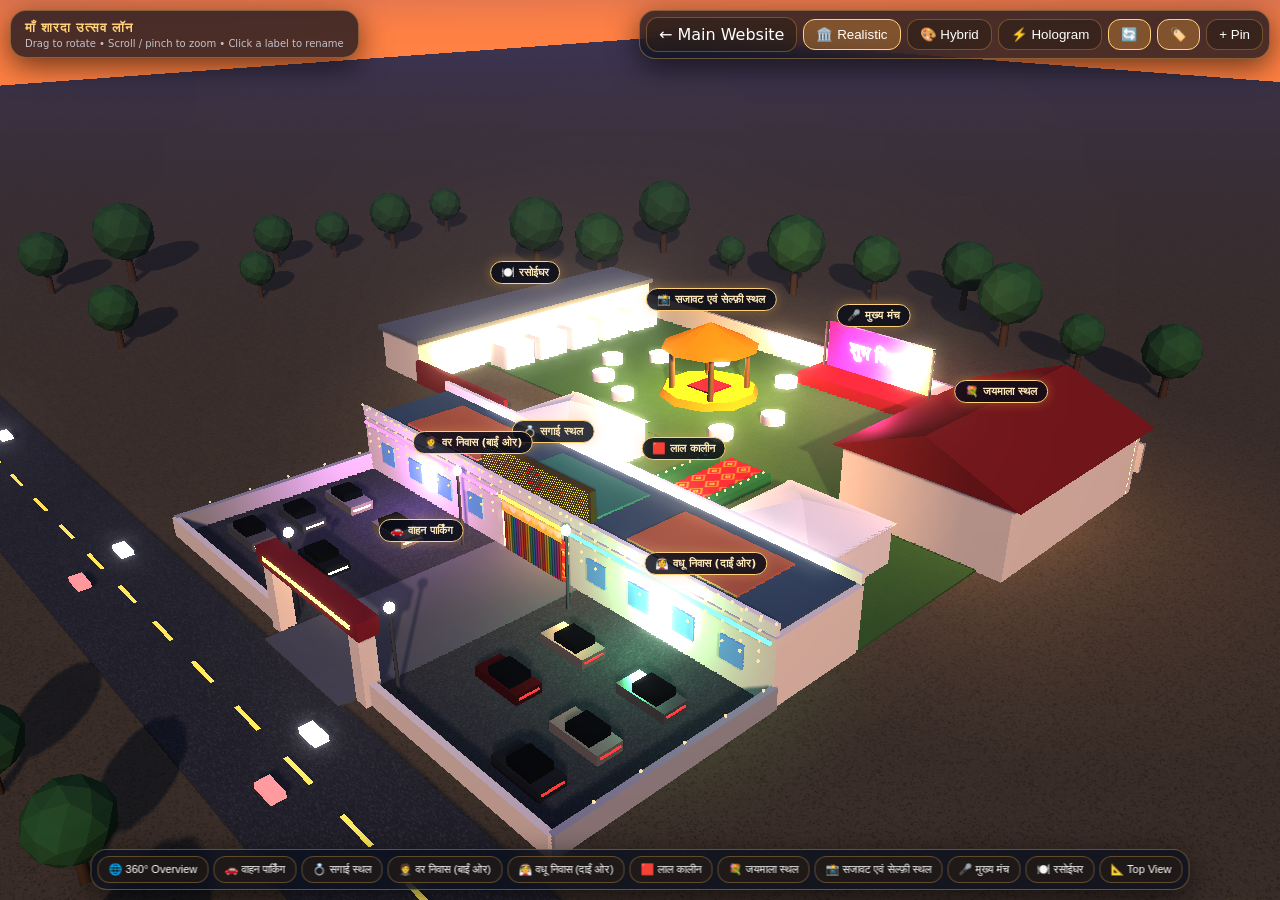
<file: 3d-venue.html>
<!DOCTYPE html>
<html lang="en">
<head>
<meta charset="UTF-8">
<meta name="viewport" content="width=device-width,initial-scale=1,maximum-scale=1">
<title>माँ शारदा उत्सव लॉन — 3D Venue Virtual Tour</title>
<link rel="icon" type="image/png" href="images/brand/favicon.png">
<link rel="preconnect" href="https://fonts.googleapis.com">
<link rel="preconnect" href="https://fonts.gstatic.com" crossorigin>
<link href="https://fonts.googleapis.com/css2?family=Noto+Sans+Devanagari:wght@700;800&family=Orbitron:wght@500;700&display=swap" rel="stylesheet">
<style>
*{box-sizing:border-box;margin:0}
html,body{height:100%;overflow:hidden;background:#05070f;color:#eaf4ff;font-family:Inter,system-ui,sans-serif;user-select:none}
canvas{display:block;touch-action:none}
.g{background:rgba(8,14,30,.72);backdrop-filter:blur(10px);border:1px solid rgba(255,190,90,.35);border-radius:16px;box-shadow:0 8px 30px #0009}
#top{position:fixed;top:10px;left:10px;right:10px;display:flex;justify-content:space-between;align-items:flex-start;gap:8px;z-index:5;pointer-events:none;flex-wrap:wrap}
#top>*{pointer-events:auto;padding:8px 14px}
h1{font:700 13px Orbitron,sans-serif;letter-spacing:.08em;color:#ffd27a}
p{font-size:10px;opacity:.75;margin-top:2px}
button,a.back-btn{font:600 12px inherit;color:#fff;background:rgba(40,30,20,.55);border:1px solid rgba(255,190,90,.3);border-radius:12px;padding:7px 12px;cursor:pointer;white-space:nowrap;transition:.2s;text-decoration:none;display:inline-flex;align-items:center}
button:hover,button.on,a.back-btn:hover{background:rgba(255,170,60,.3);border-color:#ffd27a}
#nav{position:fixed;bottom:10px;left:50%;transform:translateX(-50%);display:flex;gap:5px;padding:6px;max-width:96vw;overflow-x:auto;z-index:5;scrollbar-width:none;-ms-overflow-style:none;}
#nav::-webkit-scrollbar{display:none;}
#nav button{padding:6px 10px;font-size:11px;}
#lab{position:fixed;inset:0;pointer-events:none;z-index:4}
.l{position:absolute;transform:translate(-50%,-100%);font-size:11px;font-weight:600;padding:4px 10px;border-radius:99px;background:rgba(10,12,24,.84);border:1px solid #ffd27a;color:#ffe9b8;white-space:nowrap;pointer-events:auto;cursor:pointer;box-shadow:0 0 12px #ffb34755;transition:opacity .15s}
.l:hover{background:rgba(255,170,60,.35)}
#hint{position:fixed;top:72px;left:50%;transform:translateX(-50%);padding:6px 14px;font-size:12px;color:#ffd27a;display:none;z-index:6}
</style>
</head>
<body>
<div id="lab"></div>
<div id="hint" class="g">Click anywhere on the 3D venue to place a custom pin</div>
<div id="top">
  <div class="g">
    <h1>माँ शारदा उत्सव लॉन</h1>
    <p>Drag to rotate • Scroll / pinch to zoom • Click a label to rename</p>
  </div>
  <div class="g" style="display:flex;gap:6px;padding:6px;flex-wrap:wrap;align-items:center">
    <a href="index.html" class="back-btn">← Main Website</a>
    <button id="bR" class="on">🏛️ Realistic</button>
    <button id="bY">🎨 Hybrid</button>
    <button id="bH">⚡ Hologram</button>
    <button id="bA" class="on" title="Auto Rotate">🔄</button>
    <button id="bL" class="on" title="Toggle Labels">🏷️</button>
    <button id="bP" title="Add Custom Pin">+ Pin</button>
  </div>
</div>
<div id="nav" class="g"></div>

<script src="js/three/three.min.js"></script>
<script src="js/three/controls/OrbitControls.js"></script>
<script src="js/three/postprocessing/EffectComposer.js"></script>
<script src="js/three/postprocessing/RenderPass.js"></script>
<script src="js/three/postprocessing/ShaderPass.js"></script>
<script src="js/three/postprocessing/UnrealBloomPass.js"></script>
<script src="js/three/shaders/CopyShader.js"></script>
<script src="js/three/shaders/LuminosityHighPassShader.js"></script>
<script>
const V=THREE.Vector3,R=Math.random;
let scene,camera,renderer,composer,bloom,controls,sky,stars,grid,mode='real',showL=true,placingPin=false,anim=null,cars=[],pl=[];
const venue=new THREE.Group(),holoWire=new THREE.Group(),FL=[],raycaster=new THREE.Raycaster(),mouse=new THREE.Vector2();

// ---------- helpers ----------
const T=(w,h,f,rx=1,ry=1)=>{
  const c=document.createElement('canvas');c.width=w;c.height=h;
  f(c.getContext('2d'),w,h);
  const t=new THREE.CanvasTexture(c);
  t.wrapS=t.wrapT=THREE.RepeatWrapping;t.repeat.set(rx,ry);t.anisotropy=8;return t;
};
const M=(c,o={})=>new THREE.MeshStandardMaterial(Object.assign({color:c,roughness:.8,metalness:0},o));
const add=(g,m,x,y,z,p=venue)=>{const o=new THREE.Mesh(g,m);o.position.set(x,y,z);o.castShadow=o.receiveShadow=true;p.add(o);return o};
const Bx=(w,h,d,m,x,y,z,p)=>add(new THREE.BoxGeometry(w,h,d),m,x,y,z,p);
const Cy=(a,b,h,s,m,x,y,z,p)=>add(new THREE.CylinderGeometry(a,b,h,s),m,x,y,z,p);
const strand=(a,b,n,sag=0)=>{
  for(let i=0;i<=n;i++){
    const t=n?i/n:0;
    FL.push([a[0]+(b[0]-a[0])*t,a[1]+(b[1]-a[1])*t-Math.sin(t*Math.PI)*sag,a[2]+(b[2]-a[2])*t]);
  }
};
const spk=(c,w,h,n,f)=>{for(let i=0;i<n;i++){c.fillStyle=f();c.fillRect(R()*w,R()*h,2,2)}};
const logo=(c,x,y,r)=>{
  c.fillStyle='#d7141a';c.beginPath();c.arc(x,y,r,0,7);c.fill();
  c.strokeStyle='#ff8a4a';c.lineWidth=r/14;c.stroke();
  c.fillStyle='#fff';
  [-1,1].forEach(s=>{c.beginPath();c.ellipse(x+s*r*.33,y-r*.1,r*.26,r*.12,0,0,7);c.fill()});
  c.fillStyle='#ffe9a8';c.beginPath();c.ellipse(x,y-r*.55,r*.07,r*.15,0,0,7);c.fill();
  c.strokeStyle='#fff';c.lineWidth=r/16;c.beginPath();c.arc(x,y+r*.35,r*.2,.2,2.9);c.stroke();
};

// ---------- textures ----------
function textures(){
  return{
    grass:T(256,256,(c,w,h)=>{c.fillStyle='#2c5826';c.fillRect(0,0,w,h);spk(c,w,h,6000,()=>`hsl(${85+R()*35},45%,${14+R()*18}%)`)},14,10),
    soil:T(256,256,(c,w,h)=>{c.fillStyle='#4b4232';c.fillRect(0,0,w,h);spk(c,w,h,5000,()=>`hsl(${30+R()*20},25%,${14+R()*14}%)`)},70,70),
    road:T(256,256,(c,w,h)=>{c.fillStyle='#262a31';c.fillRect(0,0,w,h);spk(c,w,h,5000,()=>`hsl(220,8%,${12+R()*22}%)`)},10,2),
    carpet:T(128,128,(c,w,h)=>{
      c.fillStyle='#a8101c';c.fillRect(0,0,w,h);
      const d=(s,col)=>{c.fillStyle=col;c.beginPath();c.moveTo(w/2,h/2-s);c.lineTo(w/2+s,h/2);c.lineTo(w/2,h/2+s);c.lineTo(w/2-s,h/2);c.fill()};
      d(58,'#ee7a1a');d(40,'#8c0c18');d(22,'#f2b134');d(8,'#a8101c');
    },3,8),
    stripes:T(512,256,(c,w,h)=>{
      const k=['#e8261f','#f59b1b','#ffd51f','#1fa84f','#1f7fe0','#8a3cc0','#e8318a','#f26a1f'];
      const n=24,sw=w/n;
      for(let i=0;i<n;i++){
        const g=c.createLinearGradient(i*sw,0,(i+1)*sw,0);
        g.addColorStop(0,'rgba(0,0,0,.55)');g.addColorStop(.35,k[i%8]);g.addColorStop(.7,k[i%8]);g.addColorStop(1,'rgba(0,0,0,.5)');
        c.fillStyle=g;c.fillRect(i*sw,0,sw+1,h);
      }
    }),
    valance:T(512,64,(c,w,h)=>{
      c.fillStyle='#f5c43a';c.fillRect(0,0,w,h);
      for(let i=0;i<8;i++){c.fillStyle=i%2?'#fff':'#fbe9b0';c.beginPath();c.arc(i*64+32,10,34,0,Math.PI);c.fill()}
    }),
    sign:T(1024,200,(c,w,h)=>{
      c.fillStyle='#f2b705';c.fillRect(0,0,w,h);
      c.strokeStyle='#c98a00';c.lineWidth=8;c.strokeRect(6,6,w-12,h-12);
      c.font='800 112px "Noto Sans Devanagari",sans-serif';c.textAlign='center';c.textBaseline='middle';
      c.fillStyle='#e8401c';c.fillText('माँ शारदा',250,112);c.fillText('उत्सव लॉन',790,112);
      logo(c,520,100,80);
    }),
    led:T(512,200,(c,w,h)=>{
      const g=c.createLinearGradient(0,0,w,h);
      g.addColorStop(0,'#7a0a3a');g.addColorStop(.5,'#d9239a');g.addColorStop(1,'#ff9a2a');
      c.fillStyle=g;c.fillRect(0,0,w,h);
      c.font='800 84px "Noto Sans Devanagari",sans-serif';c.textAlign='center';c.textBaseline='middle';
      c.fillStyle='#fff3c9';c.fillText('शुभ विवाह',w/2,h/2);
    })
  };
}

// ---------- build venue ----------
function build(){
  const X=textures(),wall=M(0xf3efe6,{roughness:.9}),white=M(0xffffff,{roughness:.7}),glow=(c,i=1)=>M(c,{emissive:c,emissiveIntensity:i});
  scene.add(venue);

  // Ground, highway, parking & driveway
  add(new THREE.PlaneGeometry(700,700),M(0xffffff,{map:X.soil}),0,-.06,0).rotation.x=-Math.PI/2;
  Bx(130,.2,9,M(0xffffff,{map:X.road}),-4,.05,40.5);
  for(let x=-58;x<=52;x+=6)Bx(2.8,.05,.25,M(0xffd166,{emissive:0x886611}),x,.17,40.5);
  Bx(44,.2,16.5,M(0xffffff,{map:X.road,roughness:.95}),0,.08,26.25);
  Bx(9.2,.22,18.2,M(0x4a505c,{roughness:.9}),0,.1,27.1);
  Bx(44,.18,14,M(0xffffff,{map:X.grass}),0,.06,3);
  Bx(58,.18,24,M(0xffffff,{map:X.grass}),-7,.06,-16);

  // Outer highway gate
  [-5.2,5.2].forEach(x=>Bx(1.1,5.2,1.1,wall,x,2.6,34.5));
  Bx(12.2,1.2,1.4,M(0x7a1220),0,5.4,34.5);
  Bx(10.5,.3,1.5,glow(0xffc24a,1.4),0,5.4,34.5);

  // Entrance wings + painted terrace
  [-12.75,12.75].forEach(x=>{
    Bx(18.5,4.8,8.2,wall,x,2.4,14);
    for(let w=-6;w<=6;w+=4)Bx(1.8,1.7,.15,M(0x9fd4ff,{emissive:0x1b4a7a,emissiveIntensity:.8,roughness:.1,metalness:.5}),x+w,2.4,18.12);
  });
  Bx(7,1.2,8.2,wall,0,4.2,14);
  Bx(43.2,.18,7.6,M(0x334e68,{roughness:.5}),0,4.95,14);
  [-13,0,13].forEach((x,i)=>Bx(9.5,.22,5.4,M(i===1?0x2e7d6b:0xc25e3e,{roughness:.55}),x,5.05,14));
  Bx(44,.8,.35,white,0,5.4,18);
  Bx(44,.8,.35,white,0,5.4,10);

  // LED wash lights on front wings
  [[-12.75,0x9b4dff],[12.75,0x3cff7a]].forEach(([x,c])=>Bx(18,.2,.2,glow(c,1.5),x,4.5,18.3));
  Bx(7,.2,.2,glow(0xff8a2a,1.5),0,4.5,18.3);

  // Signboard
  const sg=new THREE.MeshStandardMaterial({map:X.sign,emissiveMap:X.sign,emissive:0xffffff,emissiveIntensity:.75,roughness:.5});
  Bx(12,2.3,.5,M(0x3a2a10),0,6.9,17.6);
  add(new THREE.PlaneGeometry(11.6,2.1),sg,0,6.9,17.87);

  // Striped curtain entrance + valance + red carpet tunnel
  add(new THREE.PlaneGeometry(6.4,3.4),M(0xffffff,{map:X.stripes,side:2,roughness:.95}),0,1.9,18.15);
  add(new THREE.PlaneGeometry(6.6,.9),M(0xffffff,{map:X.valance,side:2,emissive:0x442200}),0,3.75,18.2);
  Bx(6.4,.1,8.2,M(0xffffff,{map:X.carpet,roughness:1}),0,.14,14);
  Bx(4.6,.1,15.5,M(0xffffff,{map:X.carpet,roughness:1}),0,.14,2.5);

  // Hedges + fairy lights
  [-2.8,2.8].forEach(x=>{
    Bx(.9,.9,13.5,M(0x1b6a2c,{roughness:1}),x,.55,2.8);
    strand([x,1.15,-3.5],[x,1.15,9.5],14);
  });
  strand([-22,5.9,18.2],[22,5.9,18.2],40,.3);
  for(let x=-21;x<=21;x+=1.4)if(Math.abs(x)>4)strand([x,5.8,18.4],[x,3,18.4],4,0);

  // Side canopies
  [-12.5,12.5].forEach(x=>{
    Bx(9.5,3.2,8.5,white,x,1.6,4);
    const r=add(new THREE.ConeGeometry(6.8,1.9,4),white,x,4.15,4);r.rotation.y=Math.PI/4;
    strand([x-4.7,3.3,-.3],[x+4.7,3.3,-.3],8,.3);
  });

  // Banquet hall
  const H=new THREE.Group();H.position.set(17,0,-14);venue.add(H);
  Bx(.6,5.8,20,wall,6.7,2.9,0,H);
  [-9.7,9.7].forEach(z=>Bx(14,5.8,.6,wall,0,2.9,z,H));
  for(let z=-9;z<=9;z+=4.5)Cy(.34,.38,5.8,12,M(0xfef3c7),-6.7,2.9,z,H);
  const rs=new THREE.Shape();rs.moveTo(-7.8,0);rs.lineTo(0,3.2);rs.lineTo(7.8,0);rs.closePath();
  const rg=new THREE.ExtrudeGeometry(rs,{depth:20.8,bevelEnabled:false});
  rg.translate(0,5.8,-10.4);
  add(rg,M(0x7a1618,{roughness:.6}),0,0,0,H);
  Bx(3,.1,18,M(0xffffff,{map:X.carpet}),0,.14,0,H);

  const ch=new THREE.InstancedMesh(new THREE.BoxGeometry(1,.8,1.1),white,36);
  let k=0;const mx=new THREE.Matrix4();
  for(let x=-4.5;x<=4.5;x+=2.2)for(let z=-6;z<=6;z+=2.4){
    if(Math.abs(z)<1.5||k>=36)continue;
    mx.setPosition(17+x,.5,-14+z);ch.setMatrixAt(k++,mx);
  }
  ch.count=k;ch.castShadow=true;venue.add(ch);
  strand([10.3,5.7,-23.5],[10.3,5.7,-4.5],24,.4);

  // Mandap & lawn seating
  const MD=new THREE.Group();MD.position.set(-14,0,-15);venue.add(MD);
  Cy(4.6,5,.7,10,M(0xf59e0b,{emissive:0x5a3000}),0,.45,0,MD);
  [[-2.6,-2.6],[2.6,-2.6],[-2.6,2.6],[2.6,2.6]].forEach(p=>Cy(.24,.3,4.4,10,M(0xf5c04a,{metalness:.7,roughness:.3}),p[0],2.9,p[1],MD));
  add(new THREE.ConeGeometry(4.8,2.4,10),M(0xd97706,{emissive:0x7a3a00,emissiveIntensity:.8}),0,6.2,0,MD);
  const mt=add(new THREE.TorusGeometry(3.7,.22,8,32),glow(0xff8a1a,1.1),0,4.9,0,MD);mt.rotation.x=Math.PI/2;
  Bx(3,.15,3,M(0xb01020),0,.85,0,MD);

  const tb=new THREE.InstancedMesh(new THREE.CylinderGeometry(1.15,1.15,.9,16),M(0xfff3f6,{roughness:.9}),8);
  [[-24,-10],[-24,-18],[-19,-22],[-10,-22],[-5,-14],[-6,-8],[-19,-8],[-27,-14]].forEach((p,i)=>{
    mx.setPosition(p[0],.5,p[1]);tb.setMatrixAt(i,mx);
    strand([p[0]-.4,1.1,p[1]],[p[0]+.4,1.1,p[1]],2,0);
  });
  tb.castShadow=true;venue.add(tb);

  // Main stage + LED screen
  Bx(13.5,1.3,4.6,M(0x7a1018),-3,.65,-25.8);
  Bx(12,4.6,.4,new THREE.MeshStandardMaterial({map:X.led,emissiveMap:X.led,emissive:0xffffff,emissiveIntensity:1.1}),-3,3.6,-27.4);
  [-9.2,3.2].forEach(x=>Cy(.12,.12,6,8,M(0x888c96,{metalness:.8,roughness:.3}),x,3,-27));

  // Kitchen block + stalls + mixed uncolored/painted border walls
  Bx(6.5,4.2,32,wall,-39.2,2.1,-12);
  Bx(7.2,.45,32.6,M(0x56606e),-39.2,4.4,-12);
  for(let z=-24;z<=-6;z+=4.5)Bx(2.8,2.6,3.6,white,-33.8,1.35,z);
  Bx(60,2.6,.35,M(0x9ca3af,{roughness:.95}),-7,1.3,-28.2); // uncolored concrete back border
  Bx(14.5,2.4,.45,M(0x7a1018),-29,1.2,4); // painted accent border
  [-22,22].forEach(x=>{
    Bx(.45,1.5,16.5,M(0x9ca3af,{roughness:.95}),x,.8,26.25);
    for(let z=19;z<=34;z+=3.2)strand([x,1.8,z],[x,1.8,z],0);
  });
  [-13.6,13.6].forEach(x=>Bx(16.8,1.5,.45,wall,x,.8,34.5));

  // Parked cars
  const car=(x,z,r,c)=>{
    const g=new THREE.Group();g.position.set(x,.2,z);g.rotation.y=r;
    Bx(1.9,.7,4,M(c,{metalness:.6,roughness:.3}),0,.55,0,g);
    Bx(1.6,.55,2,M(0x14202e,{metalness:.8,roughness:.1}),0,1.15,-.2,g);
    Bx(1.5,.15,.1,glow(0xfff3b0,1.5),0,.55,2.02,g);
    Bx(1.5,.12,.1,glow(0xff2020,1),0,.6,-2.02,g);
    venue.add(g);
  };
  [[-17,23,1.57,0xf1f5f9],[-17,27,1.57,0x64748b],[-17,31,1.57,0xa8b0bc],[-10,23,1.57,0xe2e8f0],[-10,29,1.57,0x2a3140],[10,23,-1.57,0xe8edf2],[10,28,-1.57,0x7a1018],[17,23,-1.57,0x9aa3b0],[17,28,-1.57,0xf8fafc],[17,32,-1.57,0x30384a]].forEach(c=>car(...c));

  // Highway traffic
  for(let i=0;i<8;i++){
    const d=Bx(1.8,.4,.9,glow(i%2?0xff3a3a:0xfff0b0,2),-55+i*14,.45,i%2?42.4:38.6);
    d.userData.s=i%2?-.3:.25;cars.push(d);
  }

  // Lamp posts
  [[-6,20],[6,20],[-6,33],[6,33]].forEach(p=>{
    Cy(.1,.12,6,8,M(0x333640),p[0],3,p[1]);
    add(new THREE.SphereGeometry(.35,10,10),glow(0xffe2a0,2),p[0],6.1,p[1]);
  });

  // Surrounding trees
  for(let i=0;i<46;i++){
    const a=i/46*6.283,r=58+R()*26,x=-6+Math.cos(a)*r*1.15,z=2+Math.sin(a)*r*.85;
    if(z>28&&z<50)continue;
    const s=.8+R()*.8;
    Cy(.25*s,.35*s,3*s,6,M(0x3a2a1a),x,1.5*s,z);
    add(new THREE.IcosahedronGeometry(2.4*s,1),M(0x1d4a24,{flatShading:true,roughness:1}),x,4.2*s,z);
  }

  // Fairy lights
  const fm=new THREE.InstancedMesh(new THREE.SphereGeometry(.11,6,6),new THREE.MeshBasicMaterial({color:0xffe6a8}),FL.length);
  FL.forEach((p,i)=>{mx.setPosition(p[0],p[1],p[2]);fm.setMatrixAt(i,mx)});
  venue.add(fm);

  // Hybrid wireframe overlay
  holoWire.visible=false;
  const edgeMat=new THREE.LineBasicMaterial({color:0x00e5ff,transparent:true,opacity:.35});
  venue.traverse(o=>{
    if(o.isMesh&&!o.isInstancedMesh&&o.geometry){
      const e=new THREE.LineSegments(new THREE.EdgesGeometry(o.geometry),edgeMat);
      e.position.copy(o.getWorldPosition(new V()));
      holoWire.add(e);
    }
  });
  scene.add(holoWire);
}

// ---------- zones & presets ----------
const zones=[
  ['🚗 वाहन पार्किंग',0,5.5,27,[20,14,54],[0,2,27]],
  ['💍 सगाई स्थल',0,9,16,[0,8,30],[0,5,17]],
  ['🤵 वर निवास (बाईं ओर)',-12.75,3.2,14,[-25,10,25],[-12.75,2,14]],
  ['👰 वधू निवास (दाईं ओर)',12.75,3.2,14,[25,10,25],[12.75,2,14]],
  ['🟥 लाल कालीन',0,3.5,3,[-16,12,16],[0,1,3]],
  ['💐 जयमाला स्थल',17,8.5,-14,[-8,16,2],[15,3,-14]],
  ['📸 सजावट एवं सेल्फ़ी स्थल',-14,8.5,-15,[4,16,4],[-14,2,-15]],
  ['🎤 मुख्य मंच',-3,7,-26,[-16,13,-6],[-3,3,-26]],
  ['🍽️ रसोईघर',-39,6.5,-12,[-12,20,8],[-36,2,-12]]
];
const presets=[
  ['🌐 360° Overview',[54,40,58],[-6,2,2]],
  ...zones.map(z=>[z[0],z[4],z[5]]),
  ['📐 Top View',[-6,95,6],[-6,0,2]]
];

function init(){
  scene=new THREE.Scene();scene.fog=new THREE.FogExp2(0x3b3354,.0032);
  camera=new THREE.PerspectiveCamera(45,innerWidth/innerHeight,.5,900);
  camera.position.set(...presets[0][1]);

  renderer=new THREE.WebGLRenderer({antialias:true,powerPreference:'high-performance'});
  // Bound ultra-high-DPI render cost on phones while preserving the original scene and effects.
  const maxPixelRatio = matchMedia('(max-width: 640px)').matches ? 1.25 : 1.6;
  renderer.setPixelRatio(Math.min(window.devicePixelRatio || 1, maxPixelRatio));
  renderer.setSize(innerWidth,innerHeight);
  renderer.shadowMap.enabled=true;renderer.shadowMap.type=THREE.PCFSoftShadowMap;
  document.body.prepend(renderer.domElement);

  controls=new THREE.OrbitControls(camera,renderer.domElement);
  controls.target.set(...presets[0][2]);
  controls.enableDamping=true;controls.dampingFactor=.06;
  controls.maxPolarAngle=Math.PI/2-.03;controls.minDistance=10;controls.maxDistance=150;
  controls.autoRotate=true;controls.autoRotateSpeed=.6;
  controls.addEventListener('start',()=>anim=null);

  // Twilight sky dome + stars
  sky=new THREE.Mesh(new THREE.SphereGeometry(450,32,16),new THREE.ShaderMaterial({
    side:THREE.BackSide,depthWrite:false,
    vertexShader:'varying vec3 p;void main(){p=normalize(position);gl_Position=projectionMatrix*modelViewMatrix*vec4(position,1.);}',
    fragmentShader:'varying vec3 p;void main(){float h=clamp(p.y,0.,1.);vec3 c=mix(vec3(1.,.5,.26),vec3(.42,.3,.5),smoothstep(0.,.16,h));c=mix(c,vec3(.03,.07,.2),smoothstep(.1,.55,h));gl_FragColor=vec4(c,1.);}'
  }));
  scene.add(sky);

  const sp=[];
  for(let i=0;i<700;i++){const a=R()*6.283,e=.25+R()*1.2;sp.push(Math.cos(a)*Math.cos(e)*420,Math.sin(e)*420,Math.sin(a)*Math.cos(e)*420)}
  const sg=new THREE.BufferGeometry();sg.setAttribute('position',new THREE.Float32BufferAttribute(sp,3));
  stars=new THREE.Points(sg,new THREE.PointsMaterial({color:0xffffff,size:1.4,fog:false,transparent:true,opacity:.8}));
  scene.add(stars);

  grid=new THREE.GridHelper(160,64,0x00e5ff,0x0a2540);grid.visible=false;scene.add(grid);

  // Lights
  scene.add(new THREE.HemisphereLight(0x7b86c8,0x2a2216,.7));
  const sun=new THREE.DirectionalLight(0xffb98a,.9);
  sun.position.set(60,38,50);sun.castShadow=true;sun.shadow.mapSize.set(2048,2048);
  Object.assign(sun.shadow.camera,{left:-80,right:80,top:80,bottom:-80,near:5,far:220});
  sun.shadow.bias=-.0006;scene.add(sun);

  [[0xffa24a,1.8,28,0,3.5,15],[0xffb347,2.2,42,-14,7,-15],[0xffa860,1.6,32,17,5,-14],[0xff40b0,1.6,26,-3,6,-23],[0x9b4dff,1.8,16,-12.7,3,20],[0x3cff7a,1.6,16,12.7,3,20],[0xff3b3b,.9,14,0,1.2,3]].forEach(l=>{
    const p=new THREE.PointLight(l[0],l[1],l[2]);p.position.set(l[3],l[4],l[5]);scene.add(p);pl.push(p);
  });

  // Postprocessing bloom
  composer=new THREE.EffectComposer(renderer);
  composer.addPass(new THREE.RenderPass(scene,camera));
  bloom=new THREE.UnrealBloomPass(new THREE.Vector2(innerWidth,innerHeight),.55,.45,.92);
  composer.addPass(bloom);

  build();ui();animate();
}

// ---------- UI & interactions ----------
function fly(p,t){anim={a:camera.position.clone(),b:new V(...p),c:controls.target.clone(),d:new V(...t),k:0}}

function setMode(m){
  mode=m;
  const isHolo=m==='holo',isHyb=m==='hybrid';
  scene.overrideMaterial=isHolo?new THREE.MeshBasicMaterial({color:0x00e5ff,wireframe:true,transparent:true,opacity:.45}):null;
  holoWire.visible=isHyb;
  sky.visible=stars.visible=!isHolo;
  grid.visible=isHolo||isHyb;
  scene.background=isHolo?new THREE.Color(0x040812):null;
  scene.fog.color.setHex(isHolo?0x040812:0x3b3354);
  bloom.strength=isHolo?.55:.8;
  bR.classList.toggle('on',m==='real');
  bY.classList.toggle('on',isHyb);
  bH.classList.toggle('on',isHolo);
}

function addLabelEl(z){
  const e=document.createElement('div');
  e.className='l';e.textContent=z[0];
  e.onclick=()=>{
    controls.autoRotate=false;bA.classList.remove('on');
    if(z[4]&&z[5])fly(z[4],z[5]);
    const name=prompt('Rename label:',z[0]);
    if(name&&name.trim()){z[0]=name.trim();e.textContent=z[0]}
  };
  document.getElementById('lab').appendChild(e);
  z.e=e;
}

function ui(){
  const nav=document.getElementById('nav'),lab=document.getElementById('lab'),hint=document.getElementById('hint');
  presets.forEach(p=>{
    const b=document.createElement('button');b.textContent=p[0];
    b.onclick=()=>{controls.autoRotate=false;bA.classList.remove('on');fly(p[1],p[2])};
    nav.appendChild(b);
  });
  zones.forEach(addLabelEl);

  bR.onclick=()=>setMode('real');
  bY.onclick=()=>setMode('hybrid');
  bH.onclick=()=>setMode('holo');
  bA.onclick=()=>{controls.autoRotate=!controls.autoRotate;bA.classList.toggle('on',controls.autoRotate)};
  bL.onclick=()=>{showL=!showL;lab.style.display=showL?'block':'none';bL.classList.toggle('on',showL)};
  bP.onclick=()=>{placingPin=!placingPin;bP.classList.toggle('on',placingPin);hint.style.display=placingPin?'block':'none'};

  renderer.domElement.addEventListener('pointerdown',ev=>{
    if(!placingPin)return;
    mouse.x=(ev.clientX/innerWidth)*2-1;mouse.y=-(ev.clientY/innerHeight)*2+1;
    raycaster.setFromCamera(mouse,camera);
    const hit=raycaster.intersectObjects(venue.children,true)[0];
    if(hit){
      const label=prompt('Enter label for this pin:','📍 Custom Area');
      if(label&&label.trim()){
        const p=hit.point,z=[label.trim(),p.x,p.y+2.5,p.z,[p.x+16,p.y+12,p.z+16],[p.x,p.y+1,p.z]];
        zones.push(z);addLabelEl(z);
      }
      placingPin=false;bP.classList.remove('on');hint.style.display='none';
    }
  });
}

const clk=new THREE.Clock(),tp=new V();
function animate(){
  requestAnimationFrame(animate);
  const t=clk.getElapsedTime();
  if(anim){
    anim.k=Math.min(anim.k+.03,1);
    const e=1-Math.pow(1-anim.k,3);
    camera.position.lerpVectors(anim.a,anim.b,e);
    controls.target.lerpVectors(anim.c,anim.d,e);
    if(anim.k>=1)anim=null;
  }
  cars.forEach(c=>{c.position.x+=c.userData.s;if(c.position.x>56)c.position.x=-62;if(c.position.x<-62)c.position.x=56});
  pl[1].intensity=2.2+Math.sin(t*7)*.15+Math.sin(t*13)*.1;
  pl[3].intensity=1.6+Math.sin(t*2)*.3;
  controls.update();
  composer.render();
  if(showL){
    zones.forEach(z=>{
      tp.set(z[1],z[2],z[3]).project(camera);
      z.e.style.opacity=tp.z>1?0:1;
      z.e.style.left=(tp.x*.5+.5)*innerWidth+'px';
      z.e.style.top=(-tp.y*.5+.5)*innerHeight+'px';
    });
  }
}

addEventListener('resize',()=>{
  camera.aspect=innerWidth/innerHeight;camera.updateProjectionMatrix();
  renderer.setSize(innerWidth,innerHeight);composer.setSize(innerWidth,innerHeight);
});

const go=()=>init();
go();
</script>
</body>
</html>
</file>
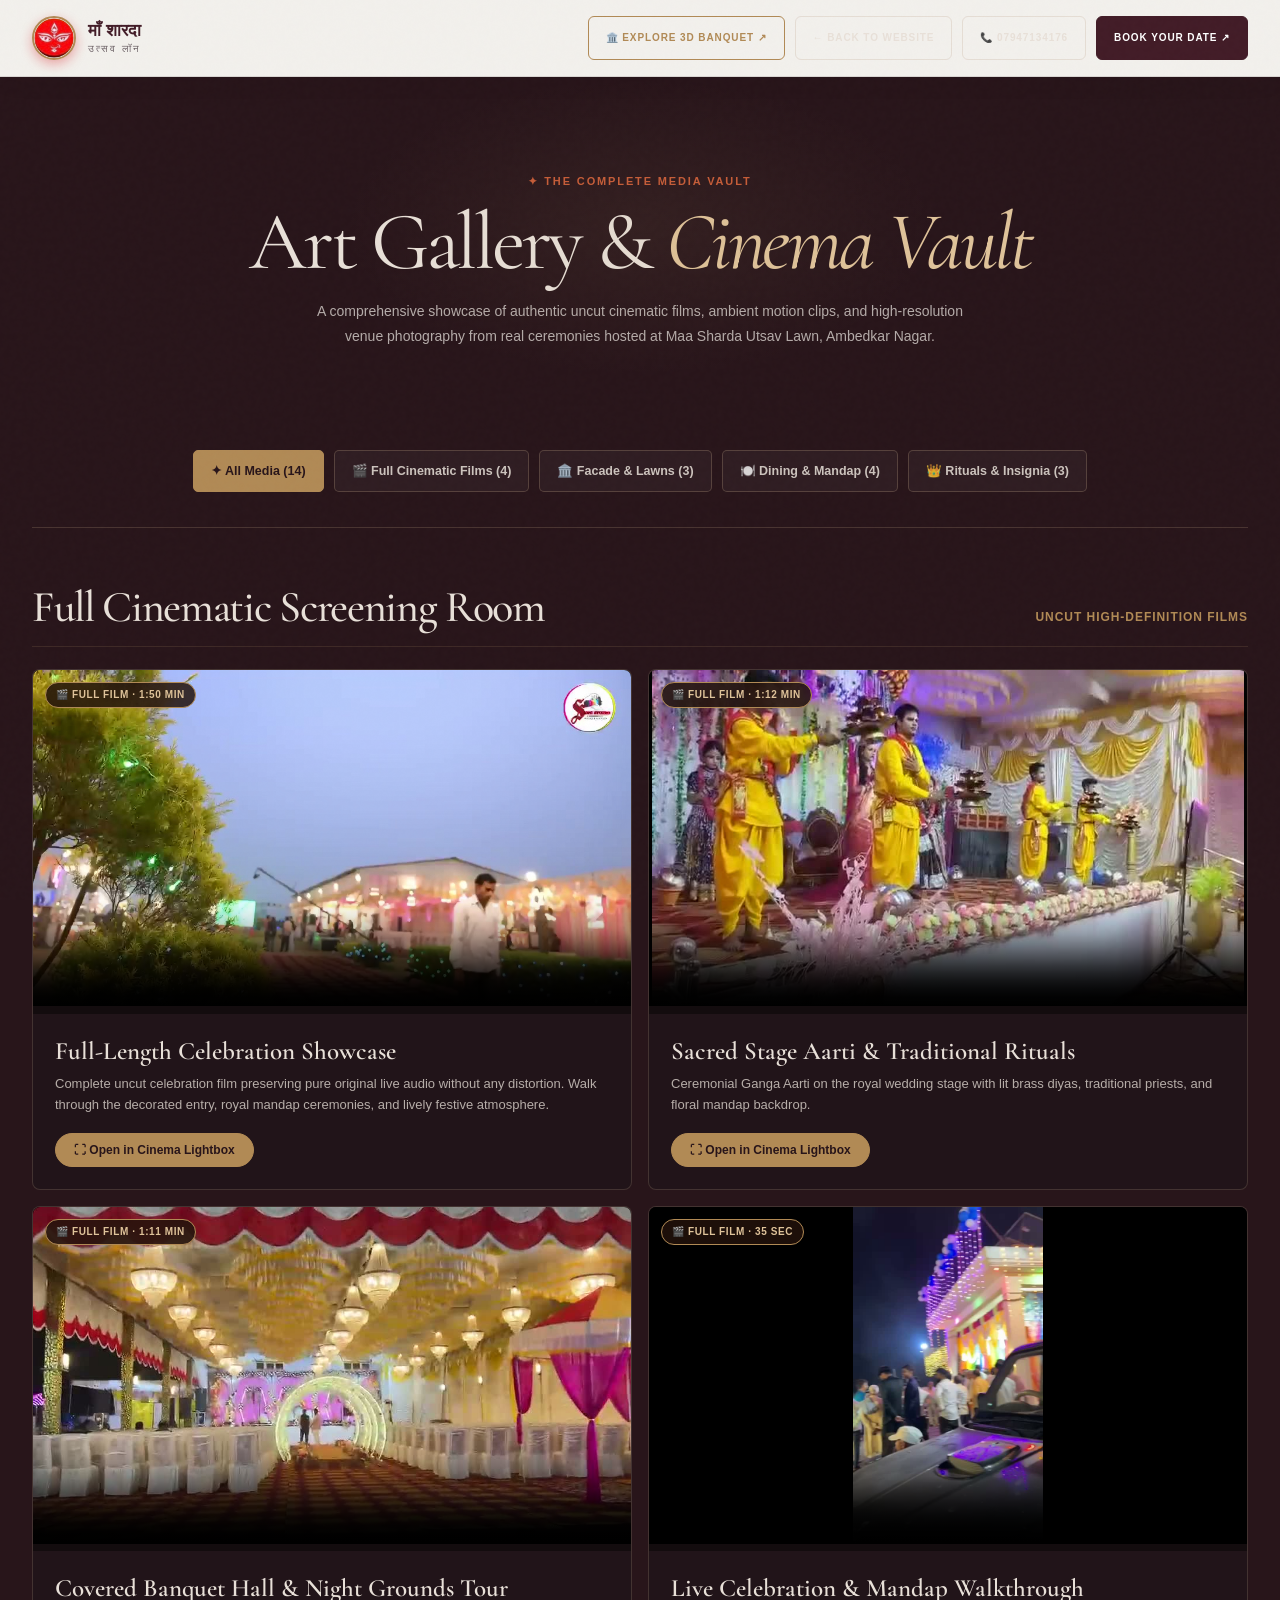
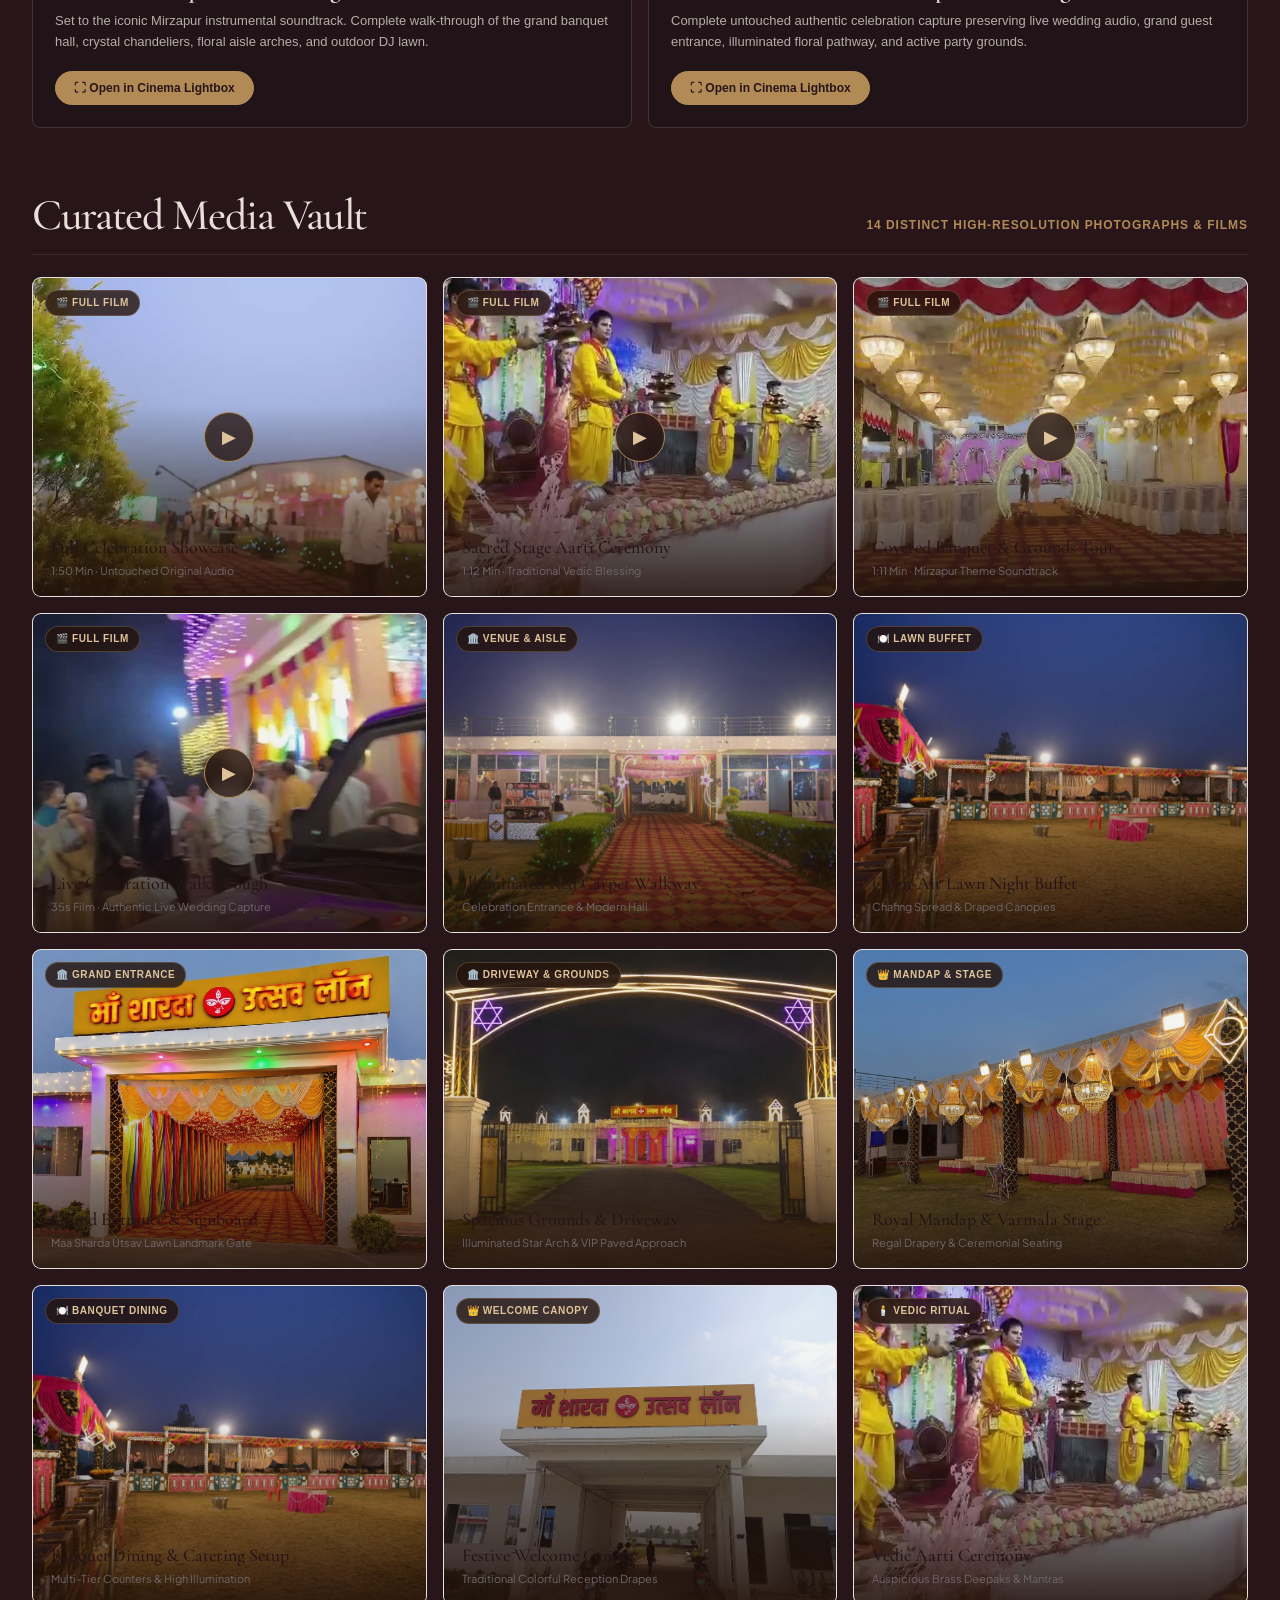
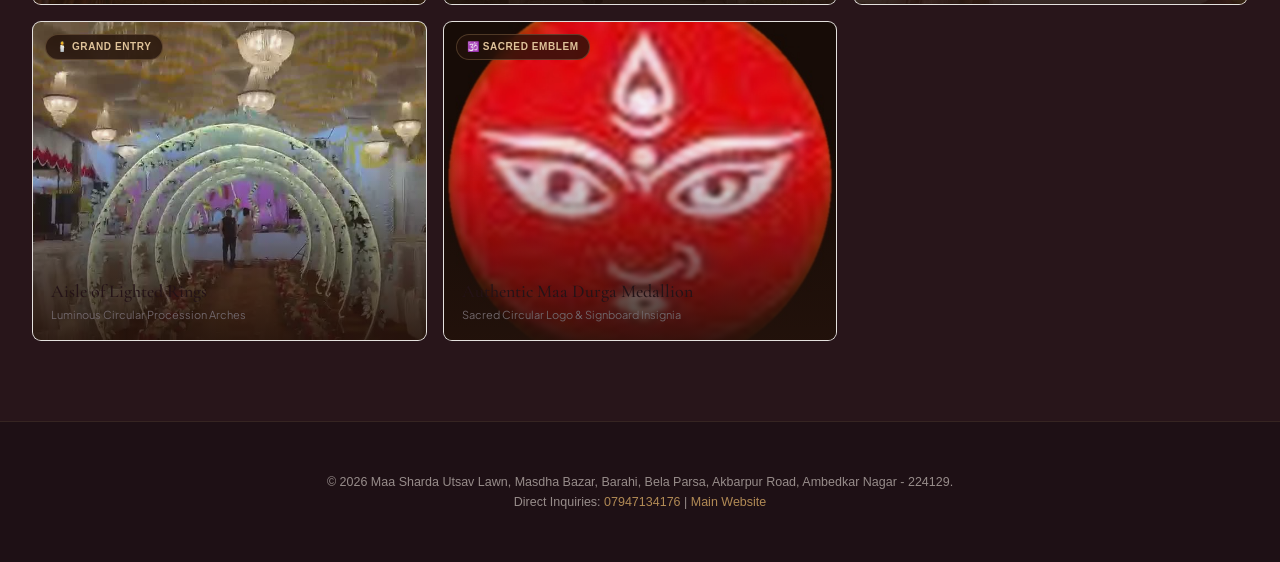
<file: gallery.html>
<!DOCTYPE html>
<html lang="en">
<head>
  <meta charset="UTF-8">
  <meta name="viewport" content="width=device-width, initial-scale=1.0">
  <title>Art Gallery & Cinema Vault — Maa Sharda Utsav Lawn</title>
  <meta name="description" content="Explore the full collection of authentic uncut cinematic films, ambient motion clips, and high-resolution architecture & ceremony photography of Maa Sharda Utsav Lawn.">
  <link rel="preconnect" href="https://fonts.googleapis.com">
  <link rel="preconnect" href="https://fonts.gstatic.com" crossorigin>
  <link href="https://fonts.googleapis.com/css2?family=Cormorant+Garamond:ital,wght@0,300;0,400;0,500;0,600;0,700;1,400&family=Plus+Jakarta+Sans:wght@300;400;500;600;700&display=swap" rel="stylesheet">
  <style>
    :root {
      --espresso: #2C1810;
      --espresso-deep: #190c07;
      --plaster: #E8E0D8;
      --cream: #F5F0EB;
      --cream-warm: #F0EAE1;
      --gold: #B8976A;
      --gold-light: #D4B896;
      --line: rgba(184,151,106,.22);
      --radius: 20px;
      --max: 1240px;
    }
    * { box-sizing: border-box; margin: 0; padding: 0 }
    html { scroll-behavior: smooth }
    body {
      background: var(--espresso);
      color: var(--plaster);
      font-family: 'Plus Jakarta Sans', sans-serif;
      overflow-x: hidden;
      line-height: 1.6;
    }

    /* Subtle grain texture overlay */
    body:before {
      content: ""; position: fixed; inset: 0; pointer-events: none; z-index: 1000;
      opacity: .035;
      background-image: url("data:image/svg+xml,%3Csvg viewBox='0 0 200 200' xmlns='http://www.w3.org/2000/svg'%3E%3Cfilter id='n'%3E%3CfeTurbulence type='fractalNoise' baseFrequency='.75' numOctaves='4' stitchTiles='stitch'/%3E%3C/filter%3E%3Crect width='100%25' height='100%25' filter='url(%23n)' opacity='.5'/%3E%3C/svg%3E");
    }

    .wrap { width: min(calc(100% - 48px), var(--max)); margin: 0 auto }

    /* Header / Nav */
    header {
      position: sticky; top: 0; z-index: 90;
      background: rgba(35,18,11,.88); backdrop-filter: blur(16px);
      border-bottom: 1px solid var(--line);
    }
    nav {
      height: 80px; display: flex; align-items: center; justify-content: space-between;
    }
    .brand {
      display: flex; align-items: center; gap: 12px; text-decoration: none; color: var(--plaster);
    }
    .brand-icon {
      width: 40px; height: 40px; border-radius: 50%;
      background: rgba(184,151,106,.15); border: 1px solid var(--gold);
      display: flex; align-items: center; justify-content: center; color: var(--gold);
    }
    .brand-text strong { display: block; font: 600 17px 'Cormorant Garamond', serif; letter-spacing: .02em }
    .brand-text span { display: block; font-size: 10px; letter-spacing: .12em; text-transform: uppercase; color: var(--gold) }

    .nav-actions {
      display: flex; align-items: center; gap: 14px;
    }
    .btn {
      display: inline-flex; align-items: center; gap: 8px;
      padding: 10px 20px; border-radius: 999px; text-decoration: none;
      font-size: 13px; font-weight: 600; transition: all .25s ease;
      border: 1px solid var(--line); color: var(--plaster); background: transparent;
    }
    .btn:hover { background: rgba(232,224,216,.08); border-color: var(--gold) }
    .btn.primary {
      background: var(--gold); color: var(--espresso); border-color: var(--gold); font-weight: 700;
    }
    .btn.primary:hover { background: var(--gold-light) }

    /* Gallery Hero */
    .gallery-hero {
      padding: 70px 0 40px; text-align: center; position: relative;
    }
    .gallery-hero:before {
      content: ""; position: absolute; top: 0; left: 50%; transform: translateX(-50%);
      width: 600px; height: 300px; background: radial-gradient(ellipse, rgba(184,151,106,.15), transparent 70%);
      pointer-events: none;
    }
    .eyebrow {
      display: inline-block; font-size: 11px; font-weight: 700; color: var(--gold);
      letter-spacing: .15em; text-transform: uppercase; margin-bottom: 12px;
    }
    h1 {
      font: 400 clamp(38px, 6vw, 64px)/1.15 'Cormorant Garamond', serif; color: var(--plaster); margin-bottom: 16px;
    }
    h1 .serif { font-style: italic; color: var(--gold-light) }
    .gallery-hero p {
      max-width: 680px; margin: 0 auto; color: rgba(232,224,216,.75); font-size: 15px;
    }

    /* Filter Bar */
    .filter-bar-wrap {
      padding: 10px 0 35px; border-bottom: 1px solid rgba(184,151,106,.16); margin-bottom: 45px;
    }
    .filters-list {
      display: flex; flex-wrap: wrap; justify-content: center; gap: 10px;
    }
    .filter-btn {
      background: rgba(232,224,216,.06); color: rgba(232,224,216,.85);
      border: 1px solid rgba(184,151,106,.22); padding: 9px 18px; border-radius: 999px;
      font-size: 12.5px; font-weight: 600; cursor: pointer; transition: all .25s ease;
    }
    .filter-btn:hover, .filter-btn.active {
      background: var(--gold); color: var(--espresso); border-color: var(--gold);
      box-shadow: 0 4px 15px rgba(184,151,106,.25);
    }

    /* Section Subheadings */
    .section-title-bar {
      margin: 40px 0 24px; display: flex; align-items: baseline; justify-content: space-between;
      border-bottom: 1px solid rgba(184,151,106,.15); padding-bottom: 12px;
    }
    .section-title-bar h2 {
      font: 500 28px 'Cormorant Garamond', serif; color: var(--plaster);
    }
    .section-title-bar span {
      font-size: 12px; color: var(--gold); font-weight: 600; text-transform: uppercase; letter-spacing: .08em;
    }

    /* Full Films Grid */
    .films-grid {
      display: grid; grid-template-columns: 1fr 1fr; gap: 24px; margin-bottom: 60px;
    }
    .film-card {
      background: #1e0f09; border: 1px solid rgba(184,151,106,.25); border-radius: 22px;
      overflow: hidden; box-shadow: 0 15px 40px rgba(0,0,0,.45);
      transition: transform .3s ease, border-color .3s ease;
    }
    .film-card:hover {
      border-color: var(--gold); transform: translateY(-4px);
    }
    .film-video-box {
      position: relative; width: 100%; aspect-ratio: 16 / 9; background: #000;
    }
    .film-video-box video {
      width: 100%; height: 100%; object-fit: contain; background: #000;
    }
    .film-tag {
      position: absolute; top: 12px; left: 12px; z-index: 2;
      background: rgba(35,18,11,.85); backdrop-filter: blur(8px);
      border: 1px solid var(--gold); color: var(--gold-light);
      padding: 4px 10px; border-radius: 999px; font-size: 10px; font-weight: 700;
      text-transform: uppercase; letter-spacing: .06em;
    }
    .film-details {
      padding: 24px;
    }
    .film-details h3 {
      font: 600 22px 'Cormorant Garamond', serif; color: var(--plaster); margin-bottom: 8px;
    }
    .film-details p {
      font-size: 13px; color: rgba(232,224,216,.75); margin-bottom: 18px; line-height: 1.6;
    }
    .film-btn-theater {
      background: var(--gold); color: var(--espresso); border: 1px solid var(--gold);
      padding: 9px 18px; border-radius: 999px; font-size: 12px; font-weight: 700;
      cursor: pointer; display: inline-flex; align-items: center; gap: 6px;
      transition: all .2s;
    }
    .film-btn-theater:hover { background: var(--gold-light) }

    /* Media Vault Comprehensive Grid */
    .media-grid {
      display: grid; grid-template-columns: repeat(3, 1fr); gap: 20px; margin-bottom: 80px;
    }
    .media-card {
      position: relative; border-radius: var(--radius); overflow: hidden;
      min-height: 320px; height: 320px; background: #190c07;
      border: 1px solid rgba(184,151,106,.15); cursor: pointer;
      transition: transform .3s ease, border-color .3s ease, box-shadow .3s ease;
    }
    .media-card:hover {
      transform: translateY(-6px); border-color: var(--gold);
      box-shadow: 0 20px 45px rgba(0,0,0,.5);
    }
    .media-card img, .media-card video {
      width: 100%; height: 100%; object-fit: cover; filter: saturate(.85) brightness(.92);
      transition: transform .6s ease;
    }
    .media-card:hover img, .media-card:hover video {
      transform: scale(1.06);
    }
    .media-card:after {
      content: ""; position: absolute; inset: 0;
      background: linear-gradient(180deg, transparent 40%, rgba(35,18,11,.88) 100%);
      pointer-events: none;
    }
    .card-badge {
      position: absolute; top: 12px; left: 12px; z-index: 2;
      background: rgba(35,18,11,.8); backdrop-filter: blur(8px);
      border: 1px solid rgba(184,151,106,.3); color: var(--gold-light);
      padding: 4px 10px; border-radius: 999px; font-size: 10px; font-weight: 700;
      letter-spacing: .06em; text-transform: uppercase;
    }
    .card-play-btn {
      position: absolute; top: 50%; left: 50%; transform: translate(-50%, -50%);
      width: 50px; height: 50px; border-radius: 50%;
      background: rgba(35,18,11,.75); backdrop-filter: blur(8px);
      border: 1px solid var(--gold); color: var(--gold-light);
      display: flex; align-items: center; justify-content: center;
      font-size: 18px; z-index: 2; transition: all .25s ease;
    }
    .media-card:hover .card-play-btn {
      background: var(--gold); color: var(--espresso); transform: translate(-50%, -50%) scale(1.12);
    }
    .card-caption {
      position: absolute; bottom: 18px; left: 18px; right: 18px; z-index: 2;
      font: 500 18px/1.3 'Cormorant Garamond', serif; color: var(--plaster);
    }
    .card-caption small {
      display: block; font: 400 11px/1.4 'Plus Jakarta Sans', sans-serif;
      color: rgba(232,224,216,.65); margin-top: 3px;
    }

    /* Theater Lightbox Modal */
    .theater-backdrop {
      position: fixed; inset: 0; z-index: 999;
      background: rgba(15, 8, 5, 0.94); backdrop-filter: blur(20px);
      display: none; align-items: center; justify-content: center; padding: 24px;
      opacity: 0; transition: opacity .3s ease;
    }
    .theater-backdrop.active {
      display: flex; opacity: 1;
    }
    .theater-container {
      position: relative; width: 100%; max-width: 1080px; max-height: 90vh;
      background: #1a0e08; border: 1px solid rgba(184,151,106,.3); border-radius: 24px;
      overflow: hidden; display: flex; flex-direction: column;
      box-shadow: 0 30px 90px rgba(0,0,0,.7);
    }
    .theater-close {
      position: absolute; top: 16px; right: 16px; z-index: 10;
      width: 40px; height: 40px; border-radius: 50%;
      background: rgba(35,18,11,.85); backdrop-filter: blur(8px);
      border: 1px solid rgba(184,151,106,.3); color: var(--plaster);
      font-size: 18px; display: flex; align-items: center; justify-content: center;
      cursor: pointer; transition: all .2s;
    }
    .theater-close:hover {
      background: var(--gold); color: var(--espresso);
    }
    .theater-media-wrap {
      width: 100%; max-height: 65vh; background: #000;
      display: flex; align-items: center; justify-content: center; overflow: hidden;
    }
    .theater-media-wrap img, .theater-media-wrap video {
      max-width: 100%; max-height: 65vh; object-fit: contain; width: auto; height: auto;
    }
    .theater-controls-bar {
      padding: 20px 28px; background: #1f100a; border-top: 1px solid rgba(184,151,106,.15);
      display: flex; align-items: center; justify-content: space-between; gap: 20px;
    }
    .theater-tag {
      font-size: 10px; font-weight: 700; color: var(--gold);
      letter-spacing: .08em; text-transform: uppercase; display: inline-block; margin-bottom: 4px;
    }
    .theater-title {
      font: 600 20px 'Cormorant Garamond', serif; color: var(--plaster); margin: 0 0 4px;
    }
    .theater-desc {
      font-size: 12.5px; color: rgba(232,224,216,.7); margin: 0; line-height: 1.4;
    }
    .theater-nav-actions {
      display: flex; align-items: center; gap: 10px; flex-shrink: 0;
    }
    .theater-counter {
      font-size: 12px; color: var(--gold); font-weight: 600; padding: 0 10px;
    }
    .theater-btn {
      background: rgba(232,224,216,.08); color: var(--plaster);
      border: 1px solid rgba(184,151,106,.25); border-radius: 999px;
      padding: 7px 16px; font-size: 12px; font-weight: 600; cursor: pointer;
      transition: all .2s;
    }
    .theater-btn:hover {
      background: var(--gold); color: var(--espresso); border-color: var(--gold);
    }

    /* Footer */
    footer {
      border-top: 1px solid rgba(184,151,106,.15); padding: 50px 0; text-align: center;
      font-size: 12.5px; color: rgba(232,224,216,.6);
    }
    footer a { color: var(--gold); text-decoration: none }

    /* Responsive */
    @media (max-width: 900px) {
      .films-grid { grid-template-columns: 1fr }
      .media-grid { grid-template-columns: repeat(2, 1fr) }
    }
    @media (max-width: 600px) {
      .media-grid { grid-template-columns: 1fr }
      .theater-controls-bar { flex-direction: column; align-items: flex-start }
      .theater-nav-actions { width: 100%; justify-content: space-between }
    }
  
    html { scroll-behavior: smooth; scroll-padding-top: 88px; }
    img { height: auto; }
    .media-card img { aspect-ratio: 4 / 3; object-fit: cover; }
    @media (prefers-reduced-motion: reduce) {
      html { scroll-behavior: auto; }
      *, *::before, *::after { scroll-behavior: auto !important; animation-duration: .01ms !important; transition-duration: .01ms !important; }
    }
</style>
<style id="maa-premium-gallery-2026">
:root{--espresso:#28151a;--espresso-soft:#43242b;--cream:#f7f3ee;--cream-warm:#fffdf9;--gold:#b18a55;--gold-light:#dfc39a;--line:#e5ddd4;--muted:#786d68;--radius:12px}
body{background:#28151a!important;color:#f7f3ee!important;font-family:Inter,Arial,sans-serif}
header,.nav-wrap{background:rgba(255,253,249,.96)!important;backdrop-filter:blur(18px);border-bottom:1px solid rgba(255,255,255,.1)!important}
.nav-links a{color:#655750!important}
.nav-links a:hover{color:#28151a!important}
.btn{border-radius:4px!important;text-transform:uppercase;letter-spacing:.06em;font-size:10px!important}
.gallery-hero{padding:clamp(68px,9vw,112px) 0 44px!important}
.gallery-hero:before{opacity:.55}
.gallery-hero h1{font-size:clamp(48px,7vw,82px)!important;line-height:.98!important;letter-spacing:-.04em!important}
.gallery-hero p{font-size:14px!important;line-height:1.85!important;color:rgba(247,243,238,.68)!important}
.filter-bar-wrap{margin-bottom:36px!important;border-color:rgba(223,195,154,.18)!important}
.filter-btn{border-radius:4px!important;padding:10px 17px!important;background:rgba(255,255,255,.035)!important;border-color:rgba(223,195,154,.22)!important}
.filter-btn.active,.filter-btn:hover{background:#b18a55!important;color:#28151a!important;border-color:#b18a55!important;box-shadow:none!important}
.section-title-bar{margin:52px 0 22px!important}
.section-title-bar h2{font-size:clamp(30px,4vw,44px)!important;letter-spacing:-.03em!important}
.films-grid{gap:16px!important}
.film-card{border-radius:8px!important;background:#211419!important;border:1px solid rgba(223,195,154,.18)!important;box-shadow:none!important}
.film-card:hover{transform:translateY(-3px)!important;border-color:#b18a55!important}
.film-video-box{background:#130c0e!important}
.film-details{padding:22px!important}
.film-details h3{font-size:25px!important}
.media-grid{gap:12px!important}
.media-card{border-radius:8px!important;border-color:rgba(223,195,154,.16)!important;box-shadow:none!important}
.media-card:hover{transform:translateY(-3px)!important;box-shadow:0 18px 42px rgba(0,0,0,.24)!important}
.media-card img,.media-card video{filter:saturate(.9) brightness(.96)!important}
.theater-container{border-radius:10px!important;border-color:rgba(223,195,154,.28)!important}
@media(max-width:760px){.films-grid{grid-template-columns:1fr!important}.media-grid{grid-template-columns:1fr 1fr!important;gap:10px!important}.media-card{height:220px!important;min-height:220px!important}}
@media(prefers-reduced-motion:reduce){*,*:before,*:after{animation-duration:.01ms!important;transition-duration:.01ms!important}}
</style>
  <link rel="stylesheet" href="assets/css/premium-responsive.css?v=20261128">
</head>
<body>

  <!-- ═══════ HEADER ═══════ -->
  <header>
    <div class="wrap">
      <nav>
        <a href="index.html" class="brand" aria-label="Maa Sharda Utsav Lawn home">
          <img src="images/brand/durga-circle-logo.png" alt="Maa Sharda Utsav Lawn" style="width:44px;height:44px;border-radius:50%;object-fit:cover;border:2px solid var(--gold);box-shadow:0 4px 12px rgba(215,20,26,.35);" decoding="async">
          <span class="brand-text">
            <strong>माँ शारदा</strong>
            <span>उत्सव लॉन</span>
          </span>
        </a>

        <div class="nav-actions">
          <a href="3d-venue.html" class="btn" style="border-color:var(--gold);color:var(--gold);font-weight:600">🏛️ Explore 3D Banquet ↗</a>
          <a href="index.html" class="btn">← Back to Website</a>
          <a href="tel:07947134176" class="btn">📞 07947134176</a>
          <a href="index.html#contact" class="btn primary">Book Your Date ↗</a>
        </div>
      </nav>
    </div>
  </header>

  <!-- ═══════ GALLERY HERO ═══════ -->
  <main class="wrap">
    <section class="gallery-hero">
      <span class="eyebrow">✦ The Complete Media Vault</span>
      <h1>Art Gallery &amp; <span class="serif">Cinema Vault</span></h1>
      <p>A comprehensive showcase of authentic uncut cinematic films, ambient motion clips, and high-resolution venue photography from real ceremonies hosted at Maa Sharda Utsav Lawn, Ambedkar Nagar.</p>
    </section>

    <!-- Filter Buttons -->
    <div class="filter-bar-wrap">
      <div class="filters-list">
        <button type="button" class="filter-btn active" onclick="filterGallery('all', this)">✦ All Media (14)</button>
        <button type="button" class="filter-btn" onclick="filterGallery('films', this)">🎬 Full Cinematic Films (4)</button>
        <button type="button" class="filter-btn" onclick="filterGallery('exterior', this)">🏛️ Facade &amp; Lawns (3)</button>
        <button type="button" class="filter-btn" onclick="filterGallery('banquet', this)">🍽️ Dining &amp; Mandap (4)</button>
        <button type="button" class="filter-btn" onclick="filterGallery('ceremonies', this)">👑 Rituals &amp; Insignia (3)</button>
      </div>
    </div>

    <!-- Spotlight Full Cinematic Films -->
    <div class="section-title-bar" id="filmsTitleBar">
      <h2>Full Cinematic Screening Room</h2>
      <span>Uncut High-Definition Films</span>
    </div>

    <div class="films-grid" id="galleryFilmsGrid">
      <!-- Full Film 1: Full Celebration Showcase -->
      <article class="film-card">
        <div class="film-video-box">
          <video src="videos/full/full-celebration-film.mp4" poster="videos/posters/poster-full-celebration-film.jpg" controls preload="none"></video>
          <span class="film-tag">🎬 FULL FILM · 1:50 MIN</span>
        </div>
        <div class="film-details">
          <h3>Full-Length Celebration Showcase</h3>
          <p>Complete uncut celebration film preserving pure original live audio without any distortion. Walk through the decorated entry, royal mandap ceremonies, and lively festive atmosphere.</p>
          <button type="button" class="film-btn-theater" onclick="openTheater(0)">⛶ Open in Cinema Lightbox</button>
        </div>
      </article>

      <!-- Full Film 2: Sacred Stage Aarti Ceremony -->
      <article class="film-card">
        <div class="film-video-box">
          <video src="videos/full/sacred-aarti-ceremony.mp4" poster="videos/posters/poster-sacred-aarti.jpg" controls preload="none"></video>
          <span class="film-tag">🎬 FULL FILM · 1:12 MIN</span>
        </div>
        <div class="film-details">
          <h3>Sacred Stage Aarti &amp; Traditional Rituals</h3>
          <p>Ceremonial Ganga Aarti on the royal wedding stage with lit brass diyas, traditional priests, and floral mandap backdrop.</p>
          <button type="button" class="film-btn-theater" onclick="openTheater(1)">⛶ Open in Cinema Lightbox</button>
        </div>
      </article>

      <!-- Full Film 3: Covered Banquet Hall Tour -->
      <article class="film-card">
        <div class="film-video-box">
          <video src="videos/full/venue-grand-tour.mp4" poster="videos/posters/poster-venue-tour.jpg" controls preload="none"></video>
          <span class="film-tag">🎬 FULL FILM · 1:11 MIN</span>
        </div>
        <div class="film-details">
          <h3>Covered Banquet Hall &amp; Night Grounds Tour</h3>
          <p>Set to the iconic Mirzapur instrumental soundtrack. Complete walk-through of the grand banquet hall, crystal chandeliers, floral aisle arches, and outdoor DJ lawn.</p>
          <button type="button" class="film-btn-theater" onclick="openTheater(2)">⛶ Open in Cinema Lightbox</button>
        </div>
      </article>

      <!-- Full Film 4: Live Celebration Walkthrough -->
      <article class="film-card">
        <div class="film-video-box">
          <video src="videos/uploads/full-celebration-video-2.mp4" poster="videos/posters/poster-full-celebration-2.jpg" controls preload="none"></video>
          <span class="film-tag">🎬 FULL FILM · 35 SEC</span>
        </div>
        <div class="film-details">
          <h3>Live Celebration &amp; Mandap Walkthrough</h3>
          <p>Complete untouched authentic celebration capture preserving live wedding audio, grand guest entrance, illuminated floral pathway, and active party grounds.</p>
          <button type="button" class="film-btn-theater" onclick="openTheater(3)">⛶ Open in Cinema Lightbox</button>
        </div>
      </article>
    </div>

    <!-- Media Vault Grid -->
    <div class="section-title-bar">
      <h2>Curated Media Vault</h2>
      <span>14 Distinct High-Resolution Photographs &amp; Films</span>
    </div>

    <div class="media-grid" id="galleryMediaGrid">
      <!-- Item 0: Full Film 1 -->
      <div class="media-card" data-category="films" onclick="openTheater(0)">
        <img src="videos/posters/poster-full-celebration-film.jpg" alt="Full-Length Celebration Showcase" loading="lazy" decoding="async">
        <span class="card-badge">🎬 FULL FILM</span>
        <div class="card-play-btn">▶</div>
        <div class="card-caption">Full Celebration Showcase<small>1:50 Min · Untouched Original Audio</small></div>
      </div>

      <!-- Item 1: Full Film 2 -->
      <div class="media-card" data-category="films" onclick="openTheater(1)">
        <img src="videos/posters/poster-sacred-aarti.jpg" alt="Sacred Stage Aarti &amp; Traditional Rituals" loading="lazy" decoding="async">
        <span class="card-badge">🎬 FULL FILM</span>
        <div class="card-play-btn">▶</div>
        <div class="card-caption">Sacred Stage Aarti Ceremony<small>1:12 Min · Traditional Vedic Blessing</small></div>
      </div>

      <!-- Item 2: Full Film 3 -->
      <div class="media-card" data-category="films" onclick="openTheater(2)">
        <img src="videos/posters/poster-venue-tour.jpg" alt="Covered Banquet Hall &amp; Night Grounds Tour" loading="lazy" decoding="async">
        <span class="card-badge">🎬 FULL FILM</span>
        <div class="card-play-btn">▶</div>
        <div class="card-caption">Covered Banquet &amp; Grounds Tour<small>1:11 Min · Mirzapur Theme Soundtrack</small></div>
      </div>

      <!-- Item 3: Full Film 4 -->
      <div class="media-card" data-category="films" onclick="openTheater(3)">
        <img src="videos/posters/poster-full-celebration-2.jpg" alt="Live Celebration &amp; Mandap Walkthrough" loading="lazy" decoding="async">
        <span class="card-badge">🎬 FULL FILM</span>
        <div class="card-play-btn">▶</div>
        <div class="card-caption">Live Celebration Walkthrough<small>35s Film · Authentic Live Wedding Capture</small></div>
      </div>

      <!-- Item 4: Photo Illuminated Red Carpet Walkway & Banquet Hall (NEW) -->
      <div class="media-card" data-category="exterior" onclick="openTheater(4)">
        <img src="images/venue/venue-carpet-aisle-facade.jpg" alt="Illuminated Red Carpet Walkway &amp; Modern Banquet Hall" loading="lazy" decoding="async">
        <span class="card-badge">🏛️ VENUE &amp; AISLE</span>
        <div class="card-caption">Illuminated Red Carpet Walkway<small>Celebration Entrance &amp; Modern Hall</small></div>
      </div>

      <!-- Item 5: Photo Open-Air Lawn Night Buffet & Catering Setup (NEW) -->
      <div class="media-card" data-category="banquet" onclick="openTheater(5)">
        <img src="images/venue/venue-lawn-buffet-setup.jpg" alt="Open-Air Lawn Night Buffet &amp; Catering Spread" loading="lazy" decoding="async">
        <span class="card-badge">🍽️ LAWN BUFFET</span>
        <div class="card-caption">Open-Air Lawn Night Buffet<small>Chafing Spread &amp; Draped Canopies</small></div>
      </div>

      <!-- Item 6: Photo Grand Decorated Entrance Gate & Hindi Signboard -->
      <div class="media-card" data-category="exterior" onclick="openTheater(6)">
        <img src="images/venue/venue-grand-entrance-clean.jpg" alt="Grand Entrance Gate &amp; Hindi Signboard" loading="lazy" decoding="async">
        <span class="card-badge">🏛️ GRAND ENTRANCE</span>
        <div class="card-caption">Grand Entrance &amp; Signboard<small>Maa Sharda Utsav Lawn Landmark Gate</small></div>
      </div>

      <!-- Item 7: Photo Spacious Grounds & Private Driveway -->
      <div class="media-card" data-category="exterior" onclick="openTheater(7)">
        <img src="images/venue/venue-driveway-night.jpg" alt="Illuminated Star Gate &amp; Private Driveway" loading="lazy" decoding="async">
        <span class="card-badge">🏛️ DRIVEWAY &amp; GROUNDS</span>
        <div class="card-caption">Spacious Grounds &amp; Driveway<small>Illuminated Star Arch &amp; VIP Paved Approach</small></div>
      </div>

      <!-- Item 8: Photo Royal Wedding Mandap & Stage Setup -->
      <div class="media-card" data-category="banquet" onclick="openTheater(8)">
        <img src="images/venue/venue-event-space-1.jpg" alt="Royal Wedding Mandap &amp; Stage Setup" loading="lazy" decoding="async">
        <span class="card-badge">👑 MANDAP &amp; STAGE</span>
        <div class="card-caption">Royal Mandap &amp; Varmala Stage<small>Regal Drapery &amp; Ceremonial Seating</small></div>
      </div>

      <!-- Item 9: Photo Banquet Celebration & Dining Setup -->
      <div class="media-card" data-category="banquet" onclick="openTheater(9)">
        <img src="images/venue/venue-buffet-celebration-setup.jpg" alt="Banquet Celebration &amp; Dining Setup" loading="lazy" decoding="async">
        <span class="card-badge">🍽️ BANQUET DINING</span>
        <div class="card-caption">Banquet Dining &amp; Catering Setup<small>Multi-Tier Counters &amp; High Illumination</small></div>
      </div>

      <!-- Item 10: Photo Festive Welcome Canopy & Draping -->
      <div class="media-card" data-category="banquet" onclick="openTheater(10)">
        <img src="images/venue/venue-exterior-2.jpg" alt="Festive Welcome Canopy &amp; Celebration Drapes" loading="lazy" decoding="async">
        <span class="card-badge">👑 WELCOME CANOPY</span>
        <div class="card-caption">Festive Welcome Canopy<small>Traditional Colorful Reception Drapes</small></div>
      </div>

      <!-- Item 11: Photo Traditional Wedding Stage Aarti Ritual -->
      <div class="media-card" data-category="ceremonies" onclick="openTheater(11)">
        <img src="videos/posters/poster-sacred-aarti.jpg" alt="Traditional Wedding Stage Aarti Ritual" loading="lazy" decoding="async">
        <span class="card-badge">🕯️ VEDIC RITUAL</span>
        <div class="card-caption">Vedic Aarti Ceremony<small>Auspicious Brass Deepaks &amp; Mantras</small></div>
      </div>

      <!-- Item 12: Photo Aisle of Rings Floral Entry -->
      <div class="media-card" data-category="ceremonies" onclick="openTheater(12)">
        <img src="videos/posters/poster-clip-archway.jpg" alt="Aisle of Rings Floral Procession Entry" loading="lazy" decoding="async">
        <span class="card-badge">🕯️ GRAND ENTRY</span>
        <div class="card-caption">Aisle of Lighted Rings<small>Luminous Circular Procession Arches</small></div>
      </div>

      <!-- Item 13: Photo Authentic Circular Durga Maa Medallion -->
      <div class="media-card" data-category="ceremonies" onclick="openTheater(13)">
        <img src="images/brand/durga-circle-logo.jpg" alt="Authentic Circular Durga Maa Medallion" loading="lazy" decoding="async">
        <span class="card-badge">🕉️ SACRED EMBLEM</span>
        <div class="card-caption">Authentic Maa Durga Medallion<small>Sacred Circular Logo &amp; Signboard Insignia</small></div>
      </div>
    </div>
  </main>

  <!-- ═══════ THEATER / CINEMA & MEDIA LIGHTBOX MODAL ═══════ -->
  <div class="theater-backdrop" id="theaterModal" aria-hidden="true">
    <div class="theater-container">
      <button class="theater-close" id="closeTheaterBtn" type="button" aria-label="Close theater" onclick="closeTheater()">✕</button>
      <div class="theater-media-wrap" id="theaterMediaWrap"></div>
      <div class="theater-controls-bar">
        <div class="theater-info">
          <span class="theater-tag" id="theaterTag">🎬 FULL FILM</span>
          <h4 class="theater-title" id="theaterTitle">Title</h4>
          <p class="theater-desc" id="theaterDesc">Description...</p>
        </div>
        <div class="theater-nav-actions">
          <span class="theater-counter" id="theaterCounter">1 / 24</span>
          <button class="theater-btn" type="button" onclick="prevTheaterItem()">← Prev</button>
          <button class="theater-btn" type="button" onclick="nextTheaterItem()">Next →</button>
        </div>
      </div>
    </div>
  </div>

  <footer>
    <div class="wrap">
      <p>© 2026 Maa Sharda Utsav Lawn, Masdha Bazar, Barahi, Bela Parsa, Akbarpur Road, Ambedkar Nagar - 224129. <br>Direct Inquiries: <a href="tel:07947134176">07947134176</a> | <a href="index.html">Main Website</a></p>
    </div>
  </footer>

  <script>
    const mediaItems = [
      // 0: Full Film 1 - Full-Length Celebration Showcase (1:50 Min, untouched live audio)
      {
        type: 'video',
        src: 'videos/full/full-celebration-film.mp4',
        poster: 'videos/posters/poster-full-celebration-film.jpg',
        category: 'films',
        badge: '🎬 Full HD Film (1:50 Min)',
        title: 'Full-Length Celebration Showcase',
        desc: 'Complete untouched original celebration video capturing the grand night atmosphere, glowing entrance, decorated lawn, and joyful wedding festivities with authentic live sound.'
      },
      // 1: Full Film 2
      {
        type: 'video',
        src: 'videos/full/sacred-aarti-ceremony.mp4',
        poster: 'videos/posters/poster-sacred-aarti.jpg',
        category: 'films',
        badge: '🎬 Full HD Film (1:12 Min)',
        title: 'Sacred Stage Aarti & Traditional Rituals',
        desc: 'Ceremonial Ganga Aarti on the royal wedding stage with lit brass diyas, traditional Vedic chants, and floral mandap backdrop.'
      },
      // 2: Full Film 3
      {
        type: 'video',
        src: 'videos/full/venue-grand-tour.mp4',
        poster: 'videos/posters/poster-venue-tour.jpg',
        category: 'films',
        badge: '🎬 Full HD Film (1:11 Min)',
        title: 'Covered Banquet Hall & Night Grounds Tour',
        desc: 'Featuring the iconic Mirzapur theme background score. Comprehensive walkthrough of the covered banquet hall, crystal chandeliers, illuminated flower tunnel, and outdoor DJ lawn.'
      },
      // 3: Full Film 4
      {
        type: 'video',
        src: 'videos/uploads/full-celebration-video-2.mp4',
        poster: 'videos/posters/poster-full-celebration-2.jpg',
        category: 'films',
        badge: '🎬 Full Celebration Film (35s)',
        title: 'Live Celebration & Mandap Walkthrough',
        desc: 'Complete untouched authentic celebration capture preserving live wedding audio, grand guest entrance, illuminated floral pathway, and active party grounds.'
      },
      // 4: Photo Illuminated Red Carpet Walkway & Banquet Hall (NEW)
      {
        type: 'image',
        src: 'images/venue/venue-carpet-aisle-facade.jpg',
        category: 'exterior',
        badge: '🏛️ Venue Exterior & Aisle',
        title: 'Illuminated Red Carpet Walkway & Banquet Hall',
        desc: 'Authentic celebration evening photograph showing the red-and-gold carpeted aisle, illuminated shrubbery, coffee stall, and modern glass-fronted banquet hall.'
      },
      // 5: Photo Open-Air Lawn Night Buffet & Catering Setup (NEW)
      {
        type: 'image',
        src: 'images/venue/venue-lawn-buffet-setup.jpg',
        category: 'banquet',
        badge: '🍽️ Royal Lawn Buffet',
        title: 'Open-Air Lawn Night Buffet & Catering Setup',
        desc: 'Authentic evening photograph of the expansive buffet counter spread with golden chafing dishes and decorative pink and gold canopies under the twilight sky.'
      },
      // 6: Photo Grand Decorated Entrance Gate & Hindi Signboard
      {
        type: 'image',
        src: 'images/venue/venue-grand-entrance-clean.jpg',
        category: 'exterior',
        badge: '🏛️ Grand Entrance Gate',
        title: 'Grand Decorated Entrance Gate & Hindi Signboard',
        desc: 'Authentic evening view of the illuminated entry gateway, draped archways, and landmark Maa Sharda Utsav Lawn Hindi signage.'
      },
      // 7: Photo Illuminated Night Gate & Private Driveway
      {
        type: 'image',
        src: 'images/venue/venue-driveway-night.jpg',
        category: 'exterior',
        badge: '🏛️ Grounds & Driveway',
        title: 'Illuminated Star Gate & Private Driveway',
        desc: 'Grand neon star archway and wide paved driveway providing seamless VIP vehicle and guest procession access.'
      },
      // 8: Photo Royal Wedding Mandap & Stage Setup
      {
        type: 'image',
        src: 'images/venue/venue-event-space-1.jpg',
        category: 'banquet',
        badge: '👑 Mandap & Stage',
        title: 'Royal Wedding Mandap & Stage Setup',
        desc: 'Curated royal wedding mandap with traditional drapery, majestic throne chairs, and auspicious floral accents.'
      },
      // 9: Photo Banquet Celebration & Dining Setup
      {
        type: 'image',
        src: 'images/venue/venue-buffet-celebration-setup.jpg',
        category: 'banquet',
        badge: '🍽️ Dining & Lighting',
        title: 'Banquet Celebration & Dining Setup',
        desc: 'High-capacity guest dining layout with multi-tier buffet stations and overhead illumination towers.'
      },
      // 10: Photo Festive Welcome Canopy & Draping
      {
        type: 'image',
        src: 'images/venue/venue-exterior-2.jpg',
        category: 'banquet',
        badge: '👑 Welcome Canopy',
        title: 'Festive Welcome Canopy & Draping',
        desc: 'Traditional multicolored fabric welcome canopy greeting arriving family and wedding attendees.'
      },
      // 11: Photo Traditional Wedding Stage Aarti Ritual
      {
        type: 'image',
        src: 'videos/posters/poster-sacred-aarti.jpg',
        category: 'ceremonies',
        badge: '🕯️ Vedic Ritual',
        title: 'Traditional Wedding Stage Aarti Ceremony',
        desc: 'Auspicious ceremonial blessing with tiered brass oil lamps, Vedic recitations, and holy fire offerings.'
      },
      // 12: Photo Aisle of Rings Floral Entry
      {
        type: 'image',
        src: 'videos/posters/poster-clip-archway.jpg',
        category: 'ceremonies',
        badge: '🕯️ Grand Varmala',
        title: 'Aisle of Rings Floral Entry',
        desc: 'Luminous circular light arches creating an unforgettable walking path for bride and groom entries.'
      },
      // 13: Photo Authentic Circular Durga Maa Medallion
      {
        type: 'image',
        src: 'images/brand/durga-circle-logo.jpg',
        category: 'ceremonies',
        badge: '🕉️ Sacred Emblem',
        title: 'Authentic Circular Durga Maa Medallion',
        desc: 'The sacred red circular emblem of Maa Durga featured prominently on the grand entrance signboard of Maa Sharda Utsav Lawn.'
      },
      // 14: Clip 1 (Panoramic Aerial Drone Tour with Mirzapur BGM)
      {
        type: 'video',
        src: 'videos/clips/aerial-view.mp4',
        poster: 'videos/posters/poster-aerial-view.jpg',
        category: 'highlight',
        badge: '✨ Mirzapur BGM Clip (15s)',
        title: 'Panoramic Aerial Drone Tour',
        desc: 'High-definition continuous drone flight sweeping over Maa Sharda Utsav Lawn, set to the iconic Mirzapur theme music.'
      },
      // 15: Clip 2 (Grand Garden Walkthrough with Mirzapur BGM)
      {
        type: 'video',
        src: 'videos/clips/outdoor-walkthrough.mp4',
        poster: 'videos/posters/poster-outdoor-walkthrough.jpg',
        category: 'highlight',
        badge: '✨ Mirzapur BGM Clip (12s)',
        title: 'Grand Garden Walkthrough & Entry',
        desc: 'Entrance approach, manicured garden walkway, and illuminated celebration canopies set to the energetic Mirzapur background score.'
      },
      // 16: Highlight 1 (Illuminated Gateway)
      {
        type: 'video',
        src: 'videos/uploads/illuminated-entrance-highlight.mp4',
        poster: 'videos/posters/poster-entrance-highlight.jpg',
        category: 'highlight',
        badge: '✨ Entrance Highlight',
        title: 'Illuminated Grand Gateway',
        desc: 'Spectacular entrance arch with celebratory instrumental background score.'
      },
      // 17: Highlight 2 (Crystal Banquet)
      {
        type: 'video',
        src: 'videos/uploads/illuminated-banquet-highlight.mp4',
        poster: 'videos/posters/poster-banquet-highlight.jpg',
        category: 'highlight',
        badge: '✨ Banquet Highlight',
        title: 'Crystal Banquet Walkway',
        desc: 'Covered grand banquet hall walkthrough under suspended crystal chandeliers.'
      }
    ];

    let currentTheaterIndex = 0;

    window.openTheater = function(index) {
      if (index < 0 || index >= mediaItems.length) return;
      currentTheaterIndex = index;
      const item = mediaItems[index];
      const modal = document.getElementById('theaterModal');
      const wrap = document.getElementById('theaterMediaWrap');
      const tag = document.getElementById('theaterTag');
      const title = document.getElementById('theaterTitle');
      const desc = document.getElementById('theaterDesc');
      const counter = document.getElementById('theaterCounter');

      if (!modal || !wrap) return;

      tag.textContent = item.badge;
      title.textContent = item.title;
      desc.textContent = item.desc;
      counter.textContent = `${index + 1} / ${mediaItems.length}`;

      wrap.innerHTML = '';
      if (item.type === 'video') {
        const vid = document.createElement('video');
        vid.src = item.src;
        vid.poster = item.poster || '';
        vid.controls = true;
        vid.autoplay = true;
        vid.playsInline = true;
        vid.style.width = '100%';
        vid.style.height = '100%';
        vid.style.objectFit = 'contain';
        wrap.appendChild(vid);
      } else {
        const img = document.createElement('img');
        img.src = item.src;
        img.alt = item.title;
        wrap.appendChild(img);
      }

      modal.classList.add('active');
      modal.setAttribute('aria-hidden', 'false');
      document.body.style.overflow = 'hidden';
    };

    window.closeTheater = function() {
      const modal = document.getElementById('theaterModal');
      const wrap = document.getElementById('theaterMediaWrap');
      if (!modal) return;
      if (wrap) {
        const vid = wrap.querySelector('video');
        if (vid) vid.pause();
        wrap.innerHTML = '';
      }
      modal.classList.remove('active');
      modal.setAttribute('aria-hidden', 'true');
      document.body.style.overflow = '';
    };

    window.nextTheaterItem = function() {
      let nextIdx = (currentTheaterIndex + 1) % mediaItems.length;
      openTheater(nextIdx);
    };

    window.prevTheaterItem = function() {
      let prevIdx = (currentTheaterIndex - 1 + mediaItems.length) % mediaItems.length;
      openTheater(prevIdx);
    };

    document.addEventListener('keydown', (e) => {
      const modal = document.getElementById('theaterModal');
      if (!modal || !modal.classList.contains('active')) return;
      if (e.key === 'Escape') closeTheater();
      if (e.key === 'ArrowRight') nextTheaterItem();
      if (e.key === 'ArrowLeft') prevTheaterItem();
    });

    document.getElementById('theaterModal')?.addEventListener('click', (e) => {
      if (e.target.id === 'theaterModal') closeTheater();
    });

    window.filterGallery = function(category, btn) {
      document.querySelectorAll('.filter-btn').forEach(b => b.classList.remove('active'));
      if (btn) btn.classList.add('active');

      const filmsBar = document.getElementById('filmsTitleBar');
      const filmsGrid = document.getElementById('galleryFilmsGrid');
      if (category === 'all' || category === 'films') {
        if (filmsBar) filmsBar.style.display = 'flex';
        if (filmsGrid) filmsGrid.style.display = 'grid';
      } else {
        if (filmsBar) filmsBar.style.display = 'none';
        if (filmsGrid) filmsGrid.style.display = 'none';
      }

      const cards = document.querySelectorAll('.media-card');
      cards.forEach(card => {
        const cardCat = card.getAttribute('data-category');
        if (category === 'all' || cardCat === category) {
          card.style.display = 'block';
        } else {
          card.style.display = 'none';
        }
      });
    };
  </script>
</body>
</html>
</file>
<file: assets/css/premium-responsive.css>
/* Maa Sharda Utsav Lawn — premium responsive system v2 */
:root{
  --ms-ink:#241317;
  --ms-wine:#421c27;
  --ms-wine-deep:#2b1119;
  --ms-paper:#f8f6f2;
  --ms-white:#fffefa;
  --ms-stone:#e9e3dc;
  --ms-muted:#70666a;
  --ms-accent:#c65a36;
  --ms-gold:#c4a16a;
  --ms-line:rgba(36,19,23,.12);
  --ms-max:1280px;
  --ms-radius:12px;
  --ms-shadow:0 22px 60px rgba(36,19,23,.09);
}
html{scroll-behavior:smooth;scroll-padding-top:88px}
body{overflow-x:hidden;background:var(--ms-paper);color:var(--ms-ink);font-family:Inter,"Segoe UI",Arial,sans-serif;-webkit-font-smoothing:antialiased;text-rendering:optimizeLegibility}
img,video{max-width:100%}
img{height:auto}
a{color:inherit}
button,a,input,select,textarea{-webkit-tap-highlight-color:transparent}
:focus-visible{outline:2px solid var(--ms-accent)!important;outline-offset:3px}
::selection{background:var(--ms-wine);color:white}
.wrap{width:min(calc(100% - 64px),var(--ms-max));margin-inline:auto}

/* Navigation: quiet, legible, sticky */
header{position:sticky!important;top:0;z-index:100;background:rgba(255,254,250,.94)!important;border-bottom:1px solid var(--ms-line)!important;box-shadow:0 5px 24px rgba(36,19,23,.045)!important;backdrop-filter:blur(16px)}
header nav{min-height:76px!important;height:auto!important;gap:24px}
.brand{gap:12px!important;text-decoration:none}
.brand-logo-img{width:42px!important;height:42px!important;object-fit:contain!important;border-radius:50%;border:1px solid rgba(196,161,106,.55)}
.brand-text strong{font-size:17px!important;letter-spacing:.015em;color:var(--ms-wine)!important}
.brand-text span{font-size:10px!important;letter-spacing:.2em;color:var(--ms-muted)!important}
.nav-links{gap:clamp(12px,1.7vw,24px)!important}
.nav-links a{font-size:11px!important;font-weight:600;color:#62575a!important;text-decoration:none;transition:color .2s}
.nav-links a:hover{color:var(--ms-accent)!important}
.nav-actions{gap:10px}
.nav-actions .btn,.btn{min-height:44px;display:inline-flex;align-items:center;justify-content:center;white-space:nowrap;border-radius:6px!important;padding:12px 17px!important;font-size:10px!important;font-weight:700;letter-spacing:.09em;text-transform:uppercase;text-decoration:none}
.btn.primary{background:var(--ms-wine)!important;border-color:var(--ms-wine)!important;color:#fff!important}
.btn.primary:hover{background:var(--ms-accent)!important;border-color:var(--ms-accent)!important;transform:translateY(-1px)}
.menu{width:44px;height:44px;border:1px solid var(--ms-line)!important;border-radius:6px!important;background:var(--ms-white)!important}
.menu span{background:var(--ms-wine)!important}
@media(min-width:1001px){.menu{display:none!important}}

/* Remove visual clutter; preserve the real venue photography */
.wedding-card-section{padding:0!important;min-height:0!important;border:0!important;background:var(--ms-wine-deep)!important}
.wedding-card-section .maa-wordmark-wrap{display:none!important}
.wedding-card-section .cinematic-card-podium{display:none!important}
.wedding-card-section:before{display:none!important}
.hero{padding:clamp(64px,8vw,112px) 0 clamp(58px,7vw,92px)!important;min-height:0!important;background:var(--ms-paper)!important}
.hero-bg{background:linear-gradient(115deg,#f8f6f2 0%,#f1ece6 100%)!important}
.hero-pattern{opacity:.012!important}
.hero-grid{grid-template-columns:minmax(0,1.05fr) minmax(0,.95fr)!important;align-items:center;gap:clamp(34px,6vw,84px)!important}
.hero h1{max-width:720px;font-size:clamp(50px,6.4vw,88px)!important;line-height:.98!important;letter-spacing:-.055em!important;color:var(--ms-ink)!important}
.hero h1 .soft{color:#8a7776!important}
.hero h1 .gold-line{color:var(--ms-accent)!important}
.hero-copy{max-width:510px!important;color:#6d6265!important;font-size:15px!important;line-height:1.85!important}
.hero-actions{display:flex;flex-wrap:wrap;gap:10px!important;margin-top:28px!important}
.hero-actions .btn:not(.primary){border-color:rgba(36,19,23,.24)!important;color:var(--ms-wine)!important;background:transparent}
.hero-proof{display:flex;align-items:center;gap:22px!important;margin-top:34px!important;padding-top:22px!important;border-top:1px solid var(--ms-line)}
.proof-num{font-size:28px!important;color:var(--ms-wine)!important}
.proof-label{font-size:9px!important;letter-spacing:.12em;text-transform:uppercase;color:var(--ms-muted)!important}
.hero-art{min-height:500px!important;display:grid;place-items:center}
.arch-frame{width:min(100%,470px)!important;height:clamp(420px,44vw,570px);border:6px solid var(--ms-white)!important;border-radius:240px 240px 10px 10px!important;overflow:hidden;box-shadow:var(--ms-shadow)!important}
.arch-frame img{width:100%;height:100%;object-fit:cover;object-position:center!important;filter:none!important}
.floating-badge{padding:12px 15px!important;border:1px solid rgba(36,19,23,.08)!important;border-radius:7px!important;background:rgba(255,254,250,.96)!important;box-shadow:0 12px 32px rgba(36,19,23,.08)!important}
.floating-badge strong{color:var(--ms-wine)!important}
.floating-badge small{color:var(--ms-muted)!important}

/* Page rhythm and typography */
section:not(.hero):not(.wedding-card-section){padding-block:clamp(60px,7vw,96px)!important}
.section-head{margin-bottom:34px!important;align-items:end!important;gap:34px!important}
.section-head h2{font-size:clamp(36px,4.8vw,62px)!important;line-height:1.02!important;letter-spacing:-.045em!important;color:var(--ms-ink)!important}
.section-head p{max-width:460px!important;font-size:14px!important;line-height:1.8!important;color:var(--ms-muted)!important}
.eyebrow,.service-tag{color:var(--ms-accent)!important;letter-spacing:.17em!important;font-weight:700}
.services-section,.testimonials,.contact-section{background:var(--ms-white)!important}
.cred-bar{background:var(--ms-wine)!important;color:#fff!important}
.cred-num,.cred-label{color:#fff!important}
.ticker{background:var(--ms-wine-deep)!important;color:#e8d8c6!important}
.service-grid{gap:14px!important}
.service,.testi-card{border:1px solid var(--ms-line)!important;border-radius:var(--ms-radius)!important;background:#fffefa!important;box-shadow:none!important}
.service{padding:clamp(22px,3vw,34px)!important}
.service:hover,.testi-card:hover{transform:translateY(-3px)!important;box-shadow:var(--ms-shadow)!important}
.service h3{color:var(--ms-wine)!important}
.cover-card{border-radius:var(--ms-radius)!important;overflow:hidden;box-shadow:var(--ms-shadow)!important}
.cover-img-wrapper{min-height:clamp(300px,38vw,500px)}
.cover-main-img{width:100%;height:100%;object-fit:cover}
.cover-glass-caption{max-width:640px}
.cinema-section,.gallery-section{background:var(--ms-wine-deep)!important;color:#fff!important}
.cinema-section .section-head h2,.gallery-section .section-head h2{color:#fff!important}
.cinema-section .section-head p,.gallery-section .section-head p{color:rgba(255,255,255,.7)!important}
.cinema-card,.gallery-card{border-radius:9px!important;overflow:hidden;border:1px solid rgba(255,255,255,.14)!important;box-shadow:none!important}
.cinema-card img,.gallery-card img{width:100%;height:100%;object-fit:cover;transition:transform .6s cubic-bezier(.2,.7,.2,1)}
.cinema-card:hover img,.gallery-card:hover img{transform:scale(1.035)}
.location-section{background:#eee8e1!important}
footer{background:#1e1015!important}
input,select,textarea{min-height:46px;border:1px solid rgba(36,19,23,.2)!important;border-radius:6px!important;background:#fffefa!important;color:var(--ms-ink)!important}
textarea{min-height:110px}
button,.btn{touch-action:manipulation}
button:active,.btn:active{transform:translateY(1px)}

/* Gallery and cinema vault */
.gallery-page,.gallery-main{background:var(--ms-paper)!important}
.media-grid{grid-template-columns:repeat(3,minmax(0,1fr))!important;gap:16px!important}
.media-card{min-width:0;border:1px solid var(--ms-line)!important;border-radius:9px!important;overflow:hidden;background:var(--ms-white)!important;box-shadow:none!important;transition:transform .25s,box-shadow .25s}
.media-card:hover{transform:translateY(-3px);box-shadow:var(--ms-shadow)!important}
.media-card img{width:100%;aspect-ratio:4/3;object-fit:cover}
.card-caption{color:var(--ms-ink)!important}
.card-caption small{color:var(--ms-muted)!important}
.films-grid,.films-grid>*{min-width:0}
.filter-btn,.theater-btn{min-height:42px;border-radius:5px!important}
.theater-container{width:min(1100px,calc(100% - 28px))!important;border-radius:10px!important;overflow:hidden}
.theater-media-wrap img,.theater-media-wrap video{max-width:100%;max-height:72vh;object-fit:contain}

/* 3D venue page: consistent frame, no horizontal overflow */
canvas{max-width:100%}
#app,.app,.venue-app{max-width:100%;overflow:hidden}
@media(max-width:1000px){
 .wrap{width:min(calc(100% - 40px),var(--ms-max))}
 header nav{min-height:68px!important}
 .nav-links{display:none!important}
 .nav-links[data-open="1"]{display:flex!important;position:absolute!important;top:68px!important;left:16px!important;right:16px!important;z-index:120!important;flex-direction:column!important;align-items:stretch!important;gap:0!important;padding:8px!important;background:var(--ms-white)!important;border:1px solid var(--ms-line)!important;border-radius:8px!important;box-shadow:var(--ms-shadow)!important}
 .nav-links[data-open="1"] a{padding:13px 12px!important;border-bottom:1px solid var(--ms-line);font-size:13px!important}
 .nav-links[data-open="1"] a:last-child{border:0}
 .nav-actions .btn{display:none!important}
 .menu{display:flex!important;align-items:center;justify-content:center}
 .hero-grid{grid-template-columns:1fr!important;gap:30px!important}
 .hero{padding:54px 0 56px!important}
 .hero h1{font-size:clamp(48px,9vw,76px)!important;max-width:720px}
 .hero-art{min-height:0!important}
 .arch-frame{height:clamp(360px,70vw,540px);width:min(78%,500px)!important}
 .section-head{display:block!important}
 .section-head p{margin-top:14px}
 .media-grid{grid-template-columns:repeat(2,minmax(0,1fr))!important}
}
@media(max-width:640px){
 .wrap{width:min(calc(100% - 32px),var(--ms-max))}
 header nav{min-height:62px!important}
 .brand-logo-img{width:36px!important;height:36px!important}
 .brand-text strong{font-size:15px!important}
 .brand-text span{font-size:9px!important}
 .nav-links[data-open="1"]{top:62px!important;left:12px!important;right:12px!important}
 .hero{padding:42px 0 44px!important}
 .hero h1{font-size:clamp(42px,12vw,58px)!important;line-height:1.01!important}
 .hero-copy{font-size:14px!important;line-height:1.75!important}
 .hero-actions{display:grid!important;grid-template-columns:1fr!important}
 .hero-actions .btn{width:100%;min-height:48px}
 .hero-proof{gap:8px!important;justify-content:space-between!important;flex-wrap:nowrap}
 .proof-num{font-size:22px!important}
 .proof-label{font-size:8px!important;letter-spacing:.07em!important}
 .proof-divider{height:28px!important}
 .arch-frame{width:88%!important;height:390px!important;border-width:5px!important}
 .floating-badge{font-size:10px!important;padding:9px 10px!important}
 .floating-badge small{font-size:8px!important}
 section:not(.hero):not(.wedding-card-section){padding-block:54px!important}
 .section-head h2{font-size:clamp(34px,9vw,44px)!important}
 .section-head p{font-size:13px!important}
 .cred-grid{grid-template-columns:repeat(2,minmax(0,1fr))!important}
 .service-grid{grid-template-columns:1fr!important}
 .service.s1,.service.s2,.service.s3,.service.s4,.service.s5{grid-column:1/-1!important}
 .gallery-grid{grid-template-columns:1fr 1fr!important;grid-auto-rows:minmax(160px,auto)!important}
 .gallery-card{min-height:160px!important}
 .media-grid{grid-template-columns:1fr!important;gap:12px!important}
 .media-card img{aspect-ratio:16/10}
 .theater-controls-bar{gap:14px!important;padding:16px!important}
 .theater-nav-actions{display:flex!important;flex-wrap:wrap;gap:8px!important}
 .theater-btn{flex:1;min-width:90px}
 .cinema-grid{grid-template-columns:1fr!important}
 .card-controls{flex-wrap:wrap;justify-content:center}
 .card-controls>*{min-height:44px}
 .cover-img-wrapper{min-height:330px}
 .cover-heading{font-size:clamp(26px,8vw,40px)!important}
 .form-row{grid-template-columns:1fr!important}
 footer .wrap{padding-block:28px}
}
@media(prefers-reduced-motion:reduce){
 html{scroll-behavior:auto}
 *,*:before,*:after{animation-duration:.01ms!important;animation-iteration-count:1!important;transition-duration:.01ms!important;scroll-behavior:auto!important}
}


/* ── Invitation-first refinement: warm, editorial and unmistakably wedding-led ── */
#invitation.invitation-section{
  display:block!important;
  position:relative;
  isolation:isolate;
  overflow:hidden;
  padding:clamp(58px,7vw,92px) 0!important;
  background:
    radial-gradient(ellipse at 82% 30%,rgba(190,132,91,.14),transparent 36%),
    linear-gradient(118deg,#2b1119 0%,#401c27 54%,#32151e 100%)!important;
  color:#f8f1e8;
}
#invitation.invitation-section:before{
  content:"";
  position:absolute;inset:0;z-index:-1;pointer-events:none;
  opacity:.12;
  background-image:radial-gradient(rgba(231,202,159,.36) .65px,transparent .8px);
  background-size:22px 22px;
  mask-image:linear-gradient(90deg,rgba(0,0,0,.1),#000 75%);
}
.invitation-grid{
  display:grid;
  grid-template-columns:minmax(0,1fr) minmax(280px,360px);
  align-items:center;
  gap:clamp(42px,8vw,116px);
  max-width:1120px;
}
.invitation-copy{max-width:650px;padding:8px 0}
.invitation-eyebrow{
  display:flex;align-items:center;gap:10px;
  margin-bottom:22px;
  color:#d8bb91;
  font-size:10px;font-weight:700;letter-spacing:.22em;
}
.invitation-eyebrow span{color:#b18a55}
.invitation-wordmark{
  display:block;width:min(100%,560px);height:auto;max-height:126px;
  object-fit:contain;object-position:left center;margin:0 0 24px;
  filter:drop-shadow(0 5px 18px rgba(0,0,0,.16));
}
.invitation-copy h1{
  max-width:670px;margin:0;
  color:#fff8f0;
  font-family:"Cormorant Garamond",Georgia,serif;
  font-size:clamp(44px,5.3vw,72px);
  line-height:.98;font-weight:500;letter-spacing:-.035em;
}
.invitation-copy h1 em{color:#d8bb91;font-weight:400}
.invitation-copy p{
  max-width:510px;margin:20px 0 28px;
  color:rgba(248,241,232,.76);
  font-size:14px;line-height:1.9;
}
.invitation-tour-btn{
  display:inline-flex;align-items:center;justify-content:center;gap:20px;
  min-height:50px;padding:0 22px;
  border:1px solid #c4a16a;border-radius:5px;
  background:#c4a16a;color:#2b1119;
  font-size:10px;font-weight:800;letter-spacing:.13em;text-transform:uppercase;
  text-decoration:none;
  transition:background .25s,border-color .25s,transform .25s,box-shadow .25s;
  box-shadow:0 10px 28px rgba(0,0,0,.14);
}
.invitation-tour-btn:hover{
  background:#e0c79f;border-color:#e0c79f;transform:translateY(-2px);
  box-shadow:0 14px 32px rgba(0,0,0,.2);
}
.invitation-note{
  margin-top:14px;color:rgba(248,241,232,.54);
  font-size:10px;letter-spacing:.04em;line-height:1.6;
}
.invitation-film-column{width:100%;max-width:360px;justify-self:center}
.invitation-film-frame{
  width:100%;aspect-ratio:9/16;position:relative;overflow:hidden;
  background:#1d0b11;border:1px solid rgba(214,184,140,.72);
  border-radius:9px;padding:5px;
  box-shadow:0 28px 80px rgba(0,0,0,.34),0 0 0 6px rgba(255,255,255,.025);
}
.invitation-film-frame:after{
  content:"";position:absolute;inset:5px;border:1px solid rgba(255,255,255,.12);
  border-radius:5px;pointer-events:none;
}
.invitation-film-frame video{
  display:block;width:100%;height:100%;
  object-fit:contain;background:#1d0b11;border-radius:5px;
}
.invitation-film-controls{
  display:flex;align-items:center;justify-content:center;gap:9px;margin-top:14px;
}
.invitation-film-controls button{
  display:inline-flex;align-items:center;justify-content:center;gap:8px;
  min-height:40px;padding:0 15px;border-radius:5px;
  color:rgba(255,248,240,.88);background:rgba(255,255,255,.055);
  border:1px solid rgba(214,184,140,.32);
  font:700 9px/1 Inter,Arial,sans-serif;letter-spacing:.12em;text-transform:uppercase;
  cursor:pointer;transition:background .2s,border-color .2s,color .2s;
}
.invitation-film-controls button:hover{
  background:rgba(214,184,140,.16);border-color:#d8bb91;color:#fff8f0;
}
.nav-links .nav-3d-link{
  display:inline-flex;align-items:center;gap:7px;
  padding:10px 13px;border:1px solid rgba(177,138,85,.54);
  border-radius:5px;color:#624728!important;background:rgba(196,161,106,.1);
  font-weight:800!important;letter-spacing:.035em!important;
}
.nav-links .nav-3d-link:hover{background:rgba(196,161,106,.2)!important;color:#3d291b!important}
.hero-actions{gap:10px!important}
.hero-actions .btn.primary{background:#421c27!important;border-color:#421c27!important}
#contact.final-cta .eyebrow{color:#c4a16a!important}
#contact.final-cta h2{letter-spacing:-.035em}
#contact.final-cta p{max-width:580px;line-height:1.85}
footer .foot-col h4{letter-spacing:.12em}
.whatsapp-float{border-radius:6px!important;box-shadow:0 10px 28px rgba(37,211,102,.18)!important}

@media(max-width:1000px){
  #invitation.invitation-section{padding:56px 0 62px!important}
  .invitation-grid{grid-template-columns:minmax(0,1fr);gap:34px;max-width:720px}
  .invitation-copy{max-width:680px;text-align:center;margin-inline:auto}
  .invitation-eyebrow{justify-content:center}
  .invitation-wordmark{margin-inline:auto;object-position:center}
  .invitation-copy h1{margin-inline:auto;font-size:clamp(48px,7vw,66px)}
  .invitation-copy p{margin-inline:auto;margin-top:18px}
  .invitation-note{margin-top:12px}
  .invitation-film-column{max-width:320px}
  .invitation-tour-btn{margin-inline:auto}
}
@media(max-width:640px){
  #invitation.invitation-section{padding:42px 0 48px!important}
  .invitation-grid{gap:26px}
  .invitation-copy{padding:0 2px}
  .invitation-eyebrow{font-size:8px;letter-spacing:.17em;margin-bottom:16px}
  .invitation-wordmark{width:min(100%,470px);max-height:94px;margin-bottom:18px}
  .invitation-copy h1{font-size:clamp(40px,11vw,54px);line-height:1}
  .invitation-copy p{font-size:13px;line-height:1.75;margin:14px auto 22px}
  .invitation-tour-btn{width:100%;max-width:360px;min-height:50px}
  .invitation-film-column{width:min(100%,286px);max-width:286px}
  .invitation-film-frame{padding:4px;border-radius:8px}
  .invitation-film-frame:after{inset:4px}
  .invitation-film-controls{margin-top:11px;gap:8px}
  .invitation-film-controls button{min-height:42px;flex:1;padding:0 10px;font-size:8px}
  .nav-links .nav-3d-link{margin:5px 8px}
}
@media(prefers-reduced-motion:reduce){
  #invitation *{scroll-behavior:auto!important;animation-duration:.01ms!important;transition-duration:.01ms!important}
}


/* Performance and motion polish */
html{scroll-behavior:smooth;scroll-padding-top:88px}
header.scrolled{box-shadow:0 10px 30px rgba(44,24,16,.075)!important}
.cursor-glow{will-change:transform}
.invitation-film-frame video{display:block;width:100%;height:100%;object-fit:contain;background:#1d0b11}
.invitation-film-controls button{min-height:44px;touch-action:manipulation}
.invitation-film-controls button:hover{transform:translateY(-1px)}
@media(max-width:640px){
  .invitation-film-controls{flex-wrap:wrap}
  .invitation-film-controls button{min-width:0;flex:1 1 28%;white-space:nowrap}
}
@media(prefers-reduced-motion:reduce){
  html{scroll-behavior:auto}
  *,*:before,*:after{animation-duration:.01ms!important;animation-iteration-count:1!important;transition-duration:.01ms!important;scroll-behavior:auto!important}
}
</file>
